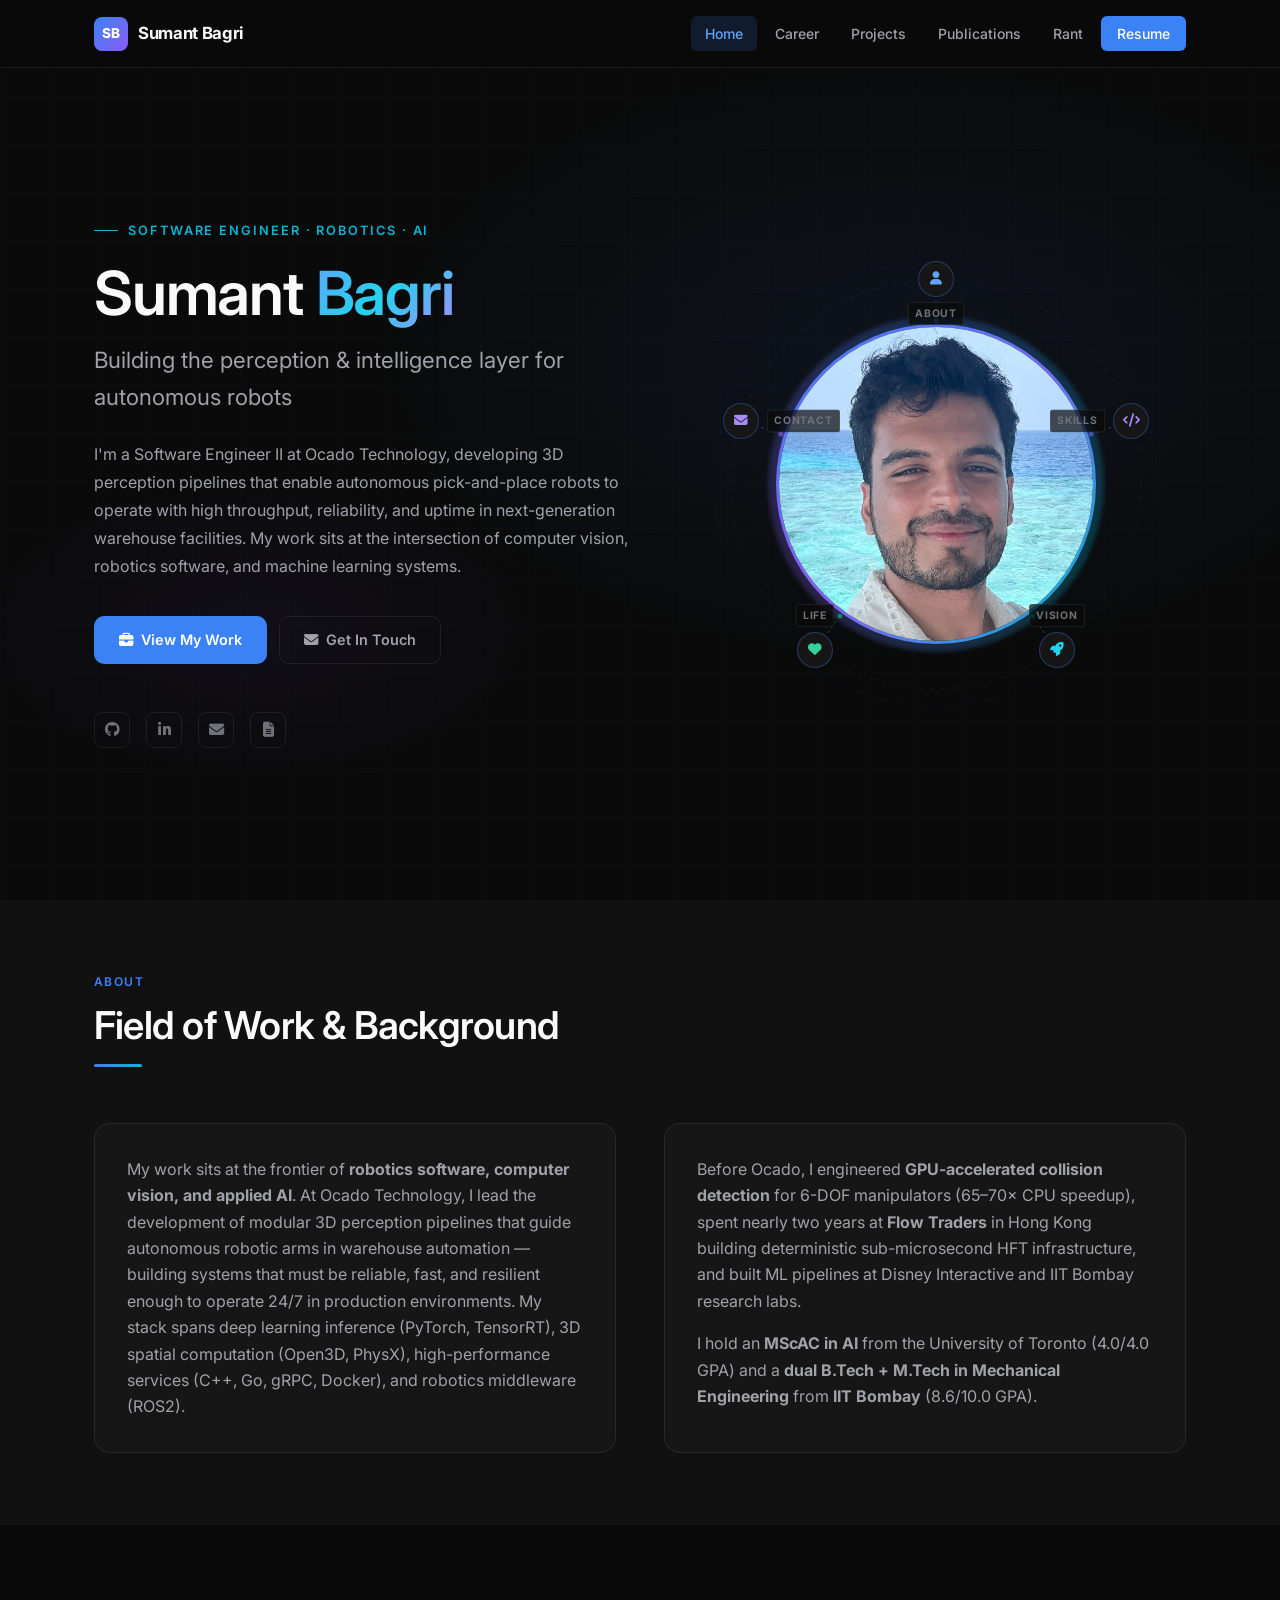
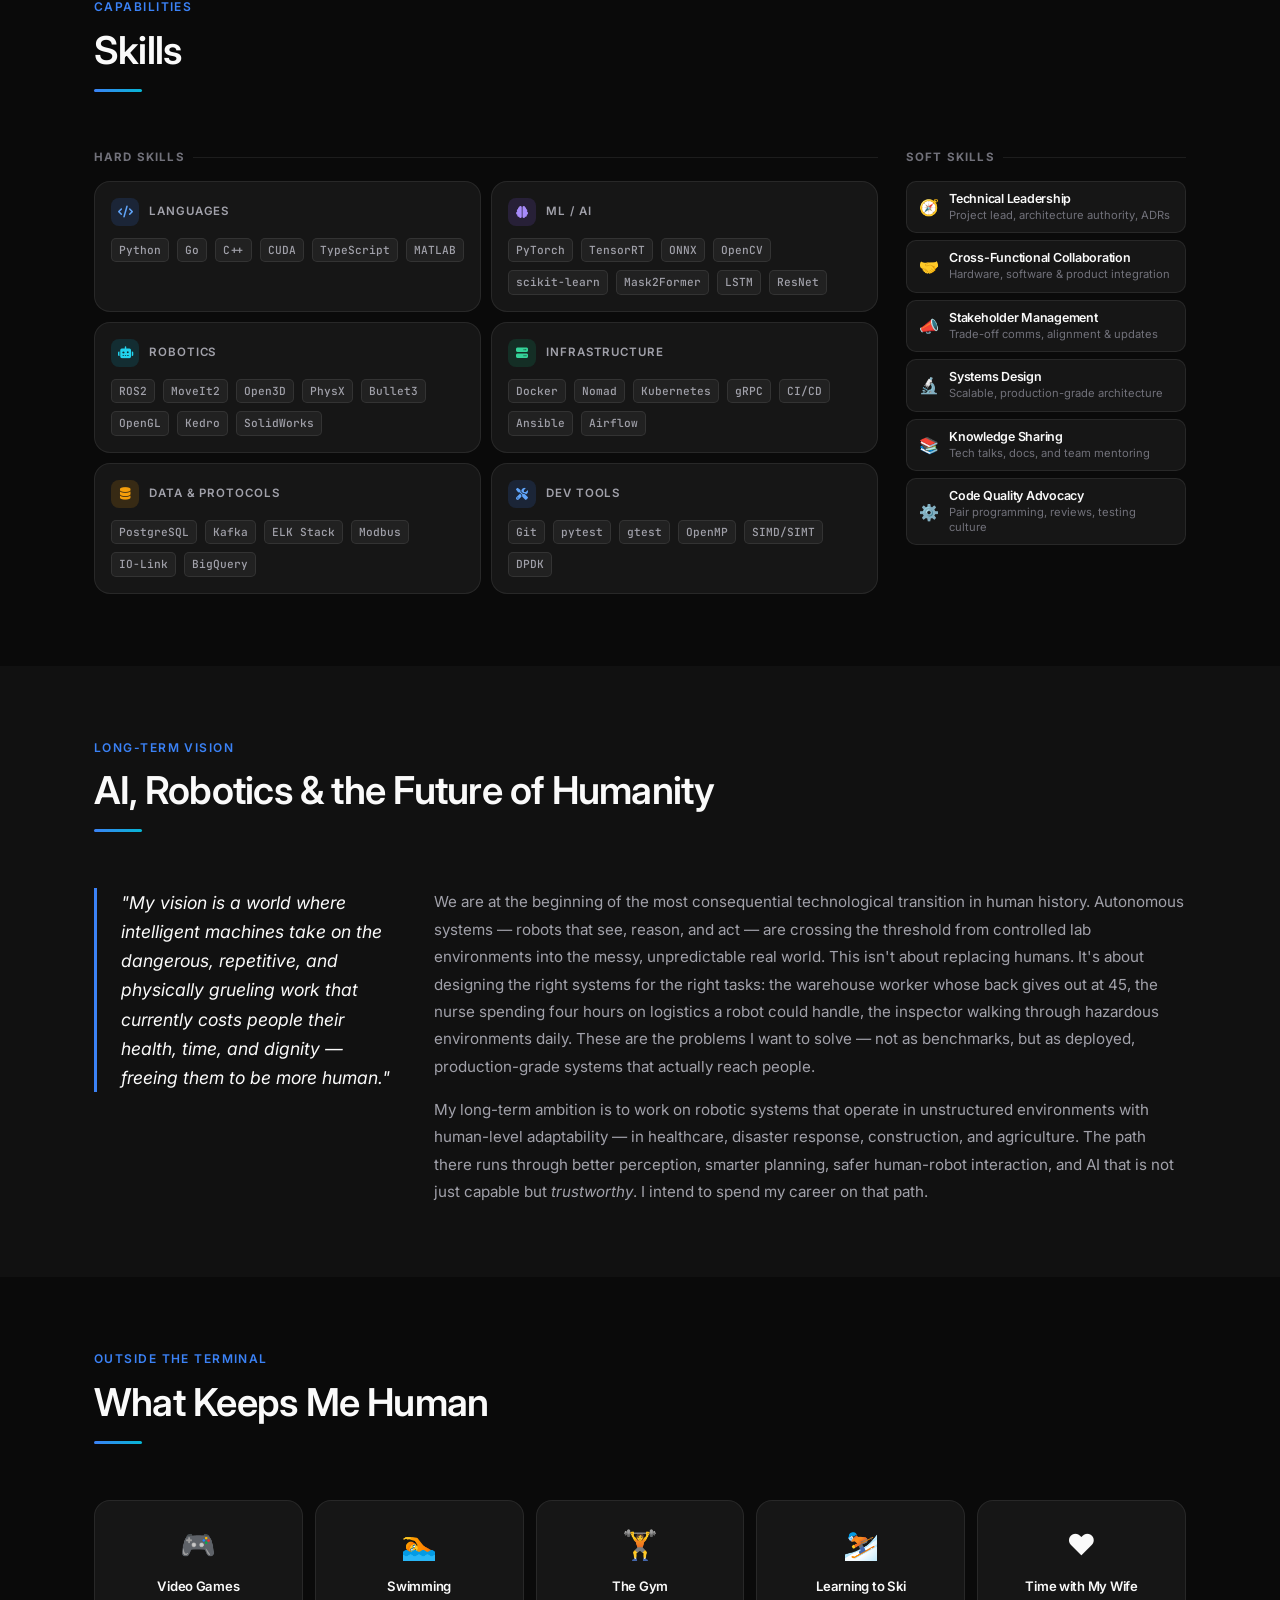
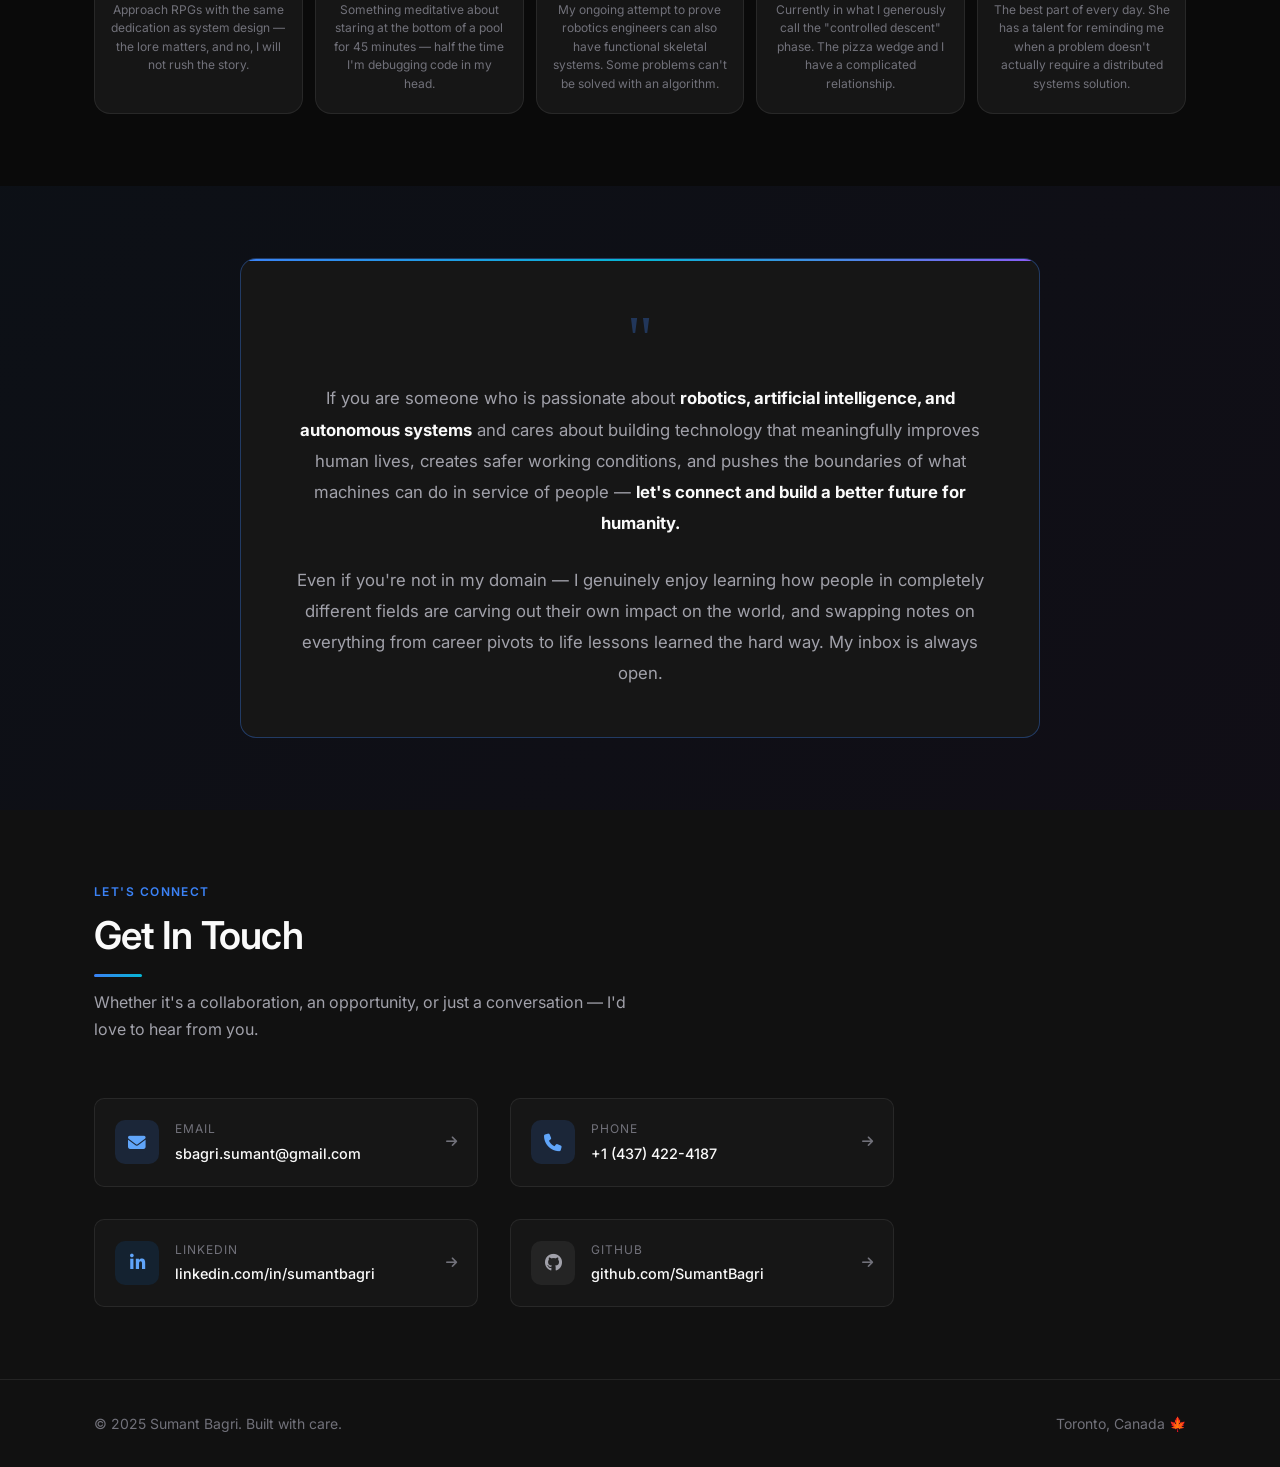
<file: index.html>
<!DOCTYPE html>
<html lang="en">
<head>
    <meta charset="UTF-8" />
    <meta name="viewport" content="width=device-width, initial-scale=1.0" />
    <title>Sumant Bagri — Robotics & AI Software Engineer</title>
    <meta name="description" content="Sumant Bagri — Software Engineer specializing in robotics, computer vision, and AI systems. Currently at Ocado Technology building warehouse automation." />
    <link rel="preconnect" href="https://fonts.googleapis.com" />
    <link rel="preconnect" href="https://fonts.gstatic.com" crossorigin />
    <link href="https://fonts.googleapis.com/css2?family=Inter:wght@400;500;600;700;800&family=JetBrains+Mono:wght@400;500&display=swap" rel="stylesheet" />
    <link rel="stylesheet" href="https://cdnjs.cloudflare.com/ajax/libs/font-awesome/6.5.0/css/all.min.css" />
    <link rel="stylesheet" href="css/style.css" />
    <link rel="icon" type="image/x-icon" href="assets/favicon.ico" />
</head>
<body>

<!-- ===================== NAVBAR ===================== -->
<nav class="navbar">
    <div class="nav-inner">
        <a href="index.html" class="nav-logo">
            <div class="logo-mark">SB</div>
            Sumant Bagri
        </a>
        <div class="nav-links">
            <a href="index.html" class="active">Home</a>
            <a href="career.html">Career</a>
            <a href="projects.html">Projects</a>
            <a href="publications.html">Publications</a>
            <a href="rant.html">Rant</a>
            <a href="resume.html" class="nav-cta">Resume</a>
        </div>
        <div class="nav-toggle" aria-label="Toggle navigation">
            <span></span><span></span><span></span>
        </div>
    </div>
</nav>

<!-- ===================== HERO ===================== -->
<section class="hero">
    <div class="hero-grid"></div>
    <div class="hero-inner">
        <div class="hero-text">
            <p class="hero-eyebrow hero-text-1">Software Engineer · Robotics · AI</p>
            <h1 class="hero-text-2">Sumant <span class="gradient-text">Bagri</span></h1>
            <p class="hero-role hero-text-3">Building the perception & intelligence layer for autonomous robots</p>
            <p class="hero-description hero-text-4">
                I'm a Software Engineer II at Ocado Technology, developing 3D perception
                pipelines that enable autonomous pick-and-place robots to operate with
                high throughput, reliability, and uptime in next-generation warehouse facilities.
                My work sits at the intersection of computer vision, robotics software, and
                machine learning systems.
            </p>
            <div class="hero-actions hero-text-5">
                <a href="career.html" class="btn-primary">
                    <i class="fas fa-briefcase"></i> View My Work
                </a>
                <a href="#contact" class="btn-secondary">
                    <i class="fas fa-envelope"></i> Get In Touch
                </a>
            </div>
            <div class="hero-social hero-text-5">
                <a href="https://github.com/SumantBagri" target="_blank" rel="noopener" title="GitHub">
                    <i class="fab fa-github"></i>
                </a>
                <a href="https://linkedin.com/in/sumantbagri" target="_blank" rel="noopener" title="LinkedIn">
                    <i class="fab fa-linkedin-in"></i>
                </a>
                <a href="mailto:sbagri.sumant@gmail.com" title="Email">
                    <i class="fas fa-envelope"></i>
                </a>
                <a href="resume.html" title="Resume">
                    <i class="fas fa-file-alt"></i>
                </a>
            </div>
        </div>

        <!-- Portrait + Navigation Wheel -->
        <div class="hero-portrait-wrap hero-portrait">

            <!-- SVG: orbit ring + connector lines -->
            <!--
                Container: 500×500, portrait center: (250,250)
                Portrait ring radius (edge): ~163px
                Orbit radius (node centers): 205px
                Nodes at 72° intervals from top:
                  1 About   –90°  → (250,  45)
                  2 Skills  –18°  → (445, 187)
                  3 Vision   54°  → (371, 416)
                  4 Hobbies 126°  → (129, 416)
                  5 Contact 198°  → ( 55, 187)
            -->
            <svg class="pnav-orbit-svg" viewBox="0 0 500 500" xmlns="http://www.w3.org/2000/svg">
                <!-- Dashed orbit ring -->
                <circle cx="250" cy="250" r="205" fill="none"
                    stroke="rgba(59,130,246,0.1)" stroke-width="1" stroke-dasharray="5,7"/>
                <!-- Second faint ring -->
                <circle cx="250" cy="250" r="222" fill="none"
                    stroke="rgba(59,130,246,0.04)" stroke-width="1"/>
                <!-- Connector lines: portrait edge → node dot edge -->
                <!-- Node 1 – About (top) -->
                <line x1="250" y1="87" x2="250" y2="62"
                    stroke="rgba(59,130,246,0.4)" stroke-width="1" stroke-dasharray="3,3"/>
                <!-- Node 2 – Skills (top-right) -->
                <line x1="405" y1="200" x2="429" y2="192"
                    stroke="rgba(99,102,241,0.4)" stroke-width="1" stroke-dasharray="3,3"/>
                <!-- Node 3 – Vision (bottom-right) -->
                <line x1="346" y1="382" x2="361" y2="402"
                    stroke="rgba(6,182,212,0.4)" stroke-width="1" stroke-dasharray="3,3"/>
                <!-- Node 4 – Hobbies (bottom-left) -->
                <line x1="154" y1="382" x2="139" y2="402"
                    stroke="rgba(16,185,129,0.4)" stroke-width="1" stroke-dasharray="3,3"/>
                <!-- Node 5 – Contact (top-left) -->
                <line x1="95" y1="200" x2="71" y2="192"
                    stroke="rgba(139,92,246,0.4)" stroke-width="1" stroke-dasharray="3,3"/>
                <!-- Small dots at portrait edge intersections -->
                <circle cx="250" cy="87" r="2.5" fill="rgba(59,130,246,0.6)"/>
                <circle cx="405" cy="200" r="2.5" fill="rgba(99,102,241,0.6)"/>
                <circle cx="346" cy="382" r="2.5" fill="rgba(6,182,212,0.6)"/>
                <circle cx="154" cy="382" r="2.5" fill="rgba(16,185,129,0.6)"/>
                <circle cx="95"  cy="200" r="2.5" fill="rgba(139,92,246,0.6)"/>
            </svg>

            <!-- Portrait ring -->
            <div class="portrait-ring">
                <div class="portrait-inner">
                    <img src="assets/portrait.jpeg" alt="Sumant Bagri" />
                </div>
            </div>

            <!-- Navigation nodes -->
            <nav class="portrait-nav" aria-label="Section navigation">
                <!-- Node 1: About — top (250, 45) -->
                <a href="#about" class="pnav-node pnav-top" style="left:250px; top:45px;"
                   aria-label="About section">
                    <div class="pnav-dot"><i class="fas fa-user"></i></div>
                    <span class="pnav-label">About</span>
                </a>
                <!-- Node 2: Skills — top-right (445, 187) -->
                <a href="#skills" class="pnav-node pnav-tr" style="left:445px; top:187px;"
                   aria-label="Skills section">
                    <div class="pnav-dot" style="color:var(--violet-light);"><i class="fas fa-code"></i></div>
                    <span class="pnav-label">Skills</span>
                </a>
                <!-- Node 3: Vision — bottom-right (371, 416) -->
                <a href="#vision" class="pnav-node pnav-br" style="left:371px; top:416px;"
                   aria-label="Vision section">
                    <div class="pnav-dot" style="color:var(--cyan-light);"><i class="fas fa-rocket"></i></div>
                    <span class="pnav-label">Vision</span>
                </a>
                <!-- Node 4: Hobbies — bottom-left (129, 416) -->
                <a href="#hobbies" class="pnav-node pnav-bl" style="left:129px; top:416px;"
                   aria-label="Hobbies section">
                    <div class="pnav-dot" style="color:var(--emerald-light);"><i class="fas fa-heart"></i></div>
                    <span class="pnav-label">Life</span>
                </a>
                <!-- Node 5: Contact — top-left (55, 187) -->
                <a href="#contact" class="pnav-node pnav-tl" style="left:55px; top:187px;"
                   aria-label="Contact section">
                    <div class="pnav-dot" style="color:var(--violet-light);"><i class="fas fa-envelope"></i></div>
                    <span class="pnav-label">Contact</span>
                </a>
            </nav>
        </div>
    </div>
</section>

<!-- ===================== ABOUT ===================== -->
<section class="about section" id="about">
    <div class="container">
        <div class="section-header fade-up">
            <p class="eyebrow">About</p>
            <h2>Field of Work & Background</h2>
            <span class="section-divider"></span>
        </div>
        <div class="about-grid">
            <div class="about-card fade-up fade-up-delay-1">
                <p>
                    My work sits at the frontier of <strong>robotics software, computer vision, and applied AI</strong>.
                    At Ocado Technology, I lead the development of modular 3D perception pipelines
                    that guide autonomous robotic arms in warehouse automation — building systems that
                    must be reliable, fast, and resilient enough to operate 24/7 in production environments.
                    My stack spans deep learning inference (PyTorch, TensorRT), 3D spatial
                    computation (Open3D, PhysX), high-performance services (C++, Go, gRPC, Docker), and
                    robotics middleware (ROS2).
                </p>
            </div>
            <div class="about-card fade-up fade-up-delay-2">
                <p>
                    Before Ocado, I engineered <strong>GPU-accelerated collision detection</strong> for 6-DOF
                    manipulators (65–70× CPU speedup), spent nearly two years at <strong>Flow Traders</strong>
                    in Hong Kong building deterministic sub-microsecond HFT infrastructure, and built ML
                    pipelines at Disney Interactive and IIT Bombay research labs.
                </p>
                <p style="margin-top: 12px;">
                    I hold an <strong>MScAC in AI</strong> from the University of Toronto (4.0/4.0 GPA)
                    and a <strong>dual B.Tech + M.Tech in Mechanical Engineering</strong>
                    from <strong>IIT Bombay</strong> (8.6/10.0 GPA).
                </p>
            </div>
        </div>
    </div>
</section>

<!-- ===================== SKILLS ===================== -->
<section class="section" id="skills">
    <div class="container">
        <div class="section-header fade-up">
            <p class="eyebrow">Capabilities</p>
            <h2>Skills</h2>
            <span class="section-divider"></span>
        </div>
        <div class="skills-split fade-up">
            <!-- Hard Skills -->
            <div>
                <div class="skills-split-heading">Hard Skills</div>
                <div class="skills-grid-compact">
                    <div class="skill-group">
                        <div class="skill-group-header">
                            <div class="skill-group-icon blue"><i class="fas fa-code"></i></div>
                            <span class="skill-group-title">Languages</span>
                        </div>
                        <div class="skill-tags">
                            <span class="skill-tag">Python</span><span class="skill-tag">Go</span>
                            <span class="skill-tag">C++</span><span class="skill-tag">CUDA</span>
                            <span class="skill-tag">TypeScript</span><span class="skill-tag">MATLAB</span>
                        </div>
                    </div>
                    <div class="skill-group">
                        <div class="skill-group-header">
                            <div class="skill-group-icon violet"><i class="fas fa-brain"></i></div>
                            <span class="skill-group-title">ML / AI</span>
                        </div>
                        <div class="skill-tags">
                            <span class="skill-tag">PyTorch</span><span class="skill-tag">TensorRT</span>
                            <span class="skill-tag">ONNX</span><span class="skill-tag">OpenCV</span>
                            <span class="skill-tag">scikit-learn</span><span class="skill-tag">Mask2Former</span>
                            <span class="skill-tag">LSTM</span><span class="skill-tag">ResNet</span>
                        </div>
                    </div>
                    <div class="skill-group">
                        <div class="skill-group-header">
                            <div class="skill-group-icon cyan"><i class="fas fa-robot"></i></div>
                            <span class="skill-group-title">Robotics</span>
                        </div>
                        <div class="skill-tags">
                            <span class="skill-tag">ROS2</span><span class="skill-tag">MoveIt2</span>
                            <span class="skill-tag">Open3D</span><span class="skill-tag">PhysX</span>
                            <span class="skill-tag">Bullet3</span><span class="skill-tag">OpenGL</span>
                            <span class="skill-tag">Kedro</span><span class="skill-tag">SolidWorks</span>
                        </div>
                    </div>
                    <div class="skill-group">
                        <div class="skill-group-header">
                            <div class="skill-group-icon emerald"><i class="fas fa-server"></i></div>
                            <span class="skill-group-title">Infrastructure</span>
                        </div>
                        <div class="skill-tags">
                            <span class="skill-tag">Docker</span><span class="skill-tag">Nomad</span>
                            <span class="skill-tag">Kubernetes</span><span class="skill-tag">gRPC</span>
                            <span class="skill-tag">CI/CD</span><span class="skill-tag">Ansible</span>
                            <span class="skill-tag">Airflow</span>
                        </div>
                    </div>
                    <div class="skill-group">
                        <div class="skill-group-header">
                            <div class="skill-group-icon amber"><i class="fas fa-database"></i></div>
                            <span class="skill-group-title">Data & Protocols</span>
                        </div>
                        <div class="skill-tags">
                            <span class="skill-tag">PostgreSQL</span><span class="skill-tag">Kafka</span>
                            <span class="skill-tag">ELK Stack</span><span class="skill-tag">Modbus</span>
                            <span class="skill-tag">IO-Link</span><span class="skill-tag">BigQuery</span>
                        </div>
                    </div>
                    <div class="skill-group">
                        <div class="skill-group-header">
                            <div class="skill-group-icon blue"><i class="fas fa-tools"></i></div>
                            <span class="skill-group-title">Dev Tools</span>
                        </div>
                        <div class="skill-tags">
                            <span class="skill-tag">Git</span><span class="skill-tag">pytest</span>
                            <span class="skill-tag">gtest</span><span class="skill-tag">OpenMP</span>
                            <span class="skill-tag">SIMD/SIMT</span><span class="skill-tag">DPDK</span>
                        </div>
                    </div>
                </div>
            </div>
            <!-- Soft Skills -->
            <div>
                <div class="skills-split-heading">Soft Skills</div>
                <div class="soft-skills-list">
                    <div class="soft-skill-row">
                        <span class="ss-icon">🧭</span>
                        <div class="ss-body">
                            <h4>Technical Leadership</h4>
                            <p>Project lead, architecture authority, ADRs</p>
                        </div>
                    </div>
                    <div class="soft-skill-row">
                        <span class="ss-icon">🤝</span>
                        <div class="ss-body">
                            <h4>Cross-Functional Collaboration</h4>
                            <p>Hardware, software & product integration</p>
                        </div>
                    </div>
                    <div class="soft-skill-row">
                        <span class="ss-icon">📣</span>
                        <div class="ss-body">
                            <h4>Stakeholder Management</h4>
                            <p>Trade-off comms, alignment & updates</p>
                        </div>
                    </div>
                    <div class="soft-skill-row">
                        <span class="ss-icon">🔬</span>
                        <div class="ss-body">
                            <h4>Systems Design</h4>
                            <p>Scalable, production-grade architecture</p>
                        </div>
                    </div>
                    <div class="soft-skill-row">
                        <span class="ss-icon">📚</span>
                        <div class="ss-body">
                            <h4>Knowledge Sharing</h4>
                            <p>Tech talks, docs, and team mentoring</p>
                        </div>
                    </div>
                    <div class="soft-skill-row">
                        <span class="ss-icon">⚙️</span>
                        <div class="ss-body">
                            <h4>Code Quality Advocacy</h4>
                            <p>Pair programming, reviews, testing culture</p>
                        </div>
                    </div>
                </div>
            </div>
        </div>
    </div>
</section>

<!-- ===================== VISION ===================== -->
<section class="vision section" id="vision">
    <div class="container">
        <div class="section-header fade-up">
            <p class="eyebrow">Long-Term Vision</p>
            <h2>AI, Robotics & the Future of Humanity</h2>
            <span class="section-divider"></span>
        </div>
        <div class="vision-compact fade-up">
            <div class="vision-highlight">
                <p>
                    "My vision is a world where intelligent machines take on the dangerous, repetitive,
                    and physically grueling work that currently costs people their health, time, and
                    dignity — freeing them to be more human."
                </p>
            </div>
            <div class="vision-text">
                <p>
                    We are at the beginning of the most consequential technological transition in human history.
                    Autonomous systems — robots that see, reason, and act — are crossing the threshold from
                    controlled lab environments into the messy, unpredictable real world. This isn't about
                    replacing humans. It's about designing the right systems for the right tasks: the warehouse
                    worker whose back gives out at 45, the nurse spending four hours on logistics a robot could
                    handle, the inspector walking through hazardous environments daily. These are the
                    problems I want to solve — not as benchmarks, but as deployed, production-grade systems
                    that actually reach people.
                </p>
                <p>
                    My long-term ambition is to work on robotic systems that operate in unstructured
                    environments with human-level adaptability — in healthcare, disaster response,
                    construction, and agriculture. The path there runs through better perception, smarter
                    planning, safer human-robot interaction, and AI that is not just capable but
                    <em>trustworthy</em>. I intend to spend my career on that path.
                </p>
            </div>
        </div>
    </div>
</section>

<!-- ===================== HOBBIES ===================== -->
<section class="section" id="hobbies">
    <div class="container">
        <div class="section-header fade-up">
            <p class="eyebrow">Outside the Terminal</p>
            <h2>What Keeps Me Human</h2>
            <span class="section-divider"></span>
        </div>
        <div class="hobbies-compact">
            <div class="hobby-compact-card fade-up fade-up-delay-1">
                <div class="hobby-icon">🎮</div>
                <h3>Video Games</h3>
                <p>Approach RPGs with the same dedication as system design — the lore matters, and no, I will not rush the story.</p>
            </div>
            <div class="hobby-compact-card fade-up fade-up-delay-2">
                <div class="hobby-icon">🏊</div>
                <h3>Swimming</h3>
                <p>Something meditative about staring at the bottom of a pool for 45 minutes — half the time I'm debugging code in my head.</p>
            </div>
            <div class="hobby-compact-card fade-up fade-up-delay-3">
                <div class="hobby-icon">🏋️</div>
                <h3>The Gym</h3>
                <p>My ongoing attempt to prove robotics engineers can also have functional skeletal systems. Some problems can't be solved with an algorithm.</p>
            </div>
            <div class="hobby-compact-card fade-up fade-up-delay-1">
                <div class="hobby-icon">⛷️</div>
                <h3>Learning to Ski</h3>
                <p>Currently in what I generously call the "controlled descent" phase. The pizza wedge and I have a complicated relationship.</p>
            </div>
            <div class="hobby-compact-card fade-up fade-up-delay-2">
                <div class="hobby-icon">❤️</div>
                <h3>Time with My Wife</h3>
                <p>The best part of every day. She has a talent for reminding me when a problem doesn't actually require a distributed systems solution.</p>
            </div>
        </div>
    </div>
</section>

<!-- ===================== IMPACT STATEMENT ===================== -->
<section class="impact section">
    <div class="container">
        <div class="impact-card fade-up">
            <div class="quote-mark">"</div>
            <p>
                If you are someone who is passionate about <strong>robotics, artificial intelligence,
                and autonomous systems</strong> and cares about building technology that meaningfully
                improves human lives, creates safer working conditions, and pushes the boundaries of
                what machines can do in service of people — <strong>let's connect and build a better
                future for humanity.</strong>
            </p>
            <br />
            <p>
                Even if you're not in my domain — I genuinely enjoy learning how people in completely
                different fields are carving out their own impact on the world, and swapping notes
                on everything from career pivots to life lessons learned the hard way. My inbox is
                always open.
            </p>
        </div>
    </div>
</section>

<!-- ===================== CONTACT ===================== -->
<section class="section" id="contact" style="background: var(--surface);">
    <div class="container">
        <div class="section-header fade-up">
            <p class="eyebrow">Let's Connect</p>
            <h2>Get In Touch</h2>
            <span class="section-divider"></span>
            <p style="margin-top: 12px;">
                Whether it's a collaboration, an opportunity, or just a conversation —
                I'd love to hear from you.
            </p>
        </div>
        <div class="contact-grid">
            <a href="mailto:sbagri.sumant@gmail.com" class="contact-item fade-up fade-up-delay-1">
                <div class="contact-icon"><i class="fas fa-envelope"></i></div>
                <div class="contact-info">
                    <p class="contact-label">Email</p>
                    <p class="contact-value">sbagri.sumant@gmail.com</p>
                </div>
                <i class="fas fa-arrow-right" style="color: var(--text-3); font-size: 0.8rem;"></i>
            </a>
            <a href="tel:+14374224187" class="contact-item fade-up fade-up-delay-2">
                <div class="contact-icon"><i class="fas fa-phone"></i></div>
                <div class="contact-info">
                    <p class="contact-label">Phone</p>
                    <p class="contact-value">+1 (437) 422-4187</p>
                </div>
                <i class="fas fa-arrow-right" style="color: var(--text-3); font-size: 0.8rem;"></i>
            </a>
            <a href="https://linkedin.com/in/sumantbagri" target="_blank" rel="noopener" class="contact-item fade-up fade-up-delay-3">
                <div class="contact-icon" style="background: rgba(10,102,194,0.15); color: #60a5fa;">
                    <i class="fab fa-linkedin-in"></i>
                </div>
                <div class="contact-info">
                    <p class="contact-label">LinkedIn</p>
                    <p class="contact-value">linkedin.com/in/sumantbagri</p>
                </div>
                <i class="fas fa-arrow-right" style="color: var(--text-3); font-size: 0.8rem;"></i>
            </a>
            <a href="https://github.com/SumantBagri" target="_blank" rel="noopener" class="contact-item fade-up fade-up-delay-1">
                <div class="contact-icon" style="background: rgba(255,255,255,0.06); color: var(--text-2);">
                    <i class="fab fa-github"></i>
                </div>
                <div class="contact-info">
                    <p class="contact-label">GitHub</p>
                    <p class="contact-value">github.com/SumantBagri</p>
                </div>
                <i class="fas fa-arrow-right" style="color: var(--text-3); font-size: 0.8rem;"></i>
            </a>
        </div>
    </div>
</section>

<!-- ===================== FOOTER ===================== -->
<footer>
    <div class="footer-inner">
        <p>© 2025 Sumant Bagri. Built with care.</p>
        <p>Toronto, Canada 🍁</p>
    </div>
</footer>

<script src="js/main.js"></script>
</body>
</html>
</file>
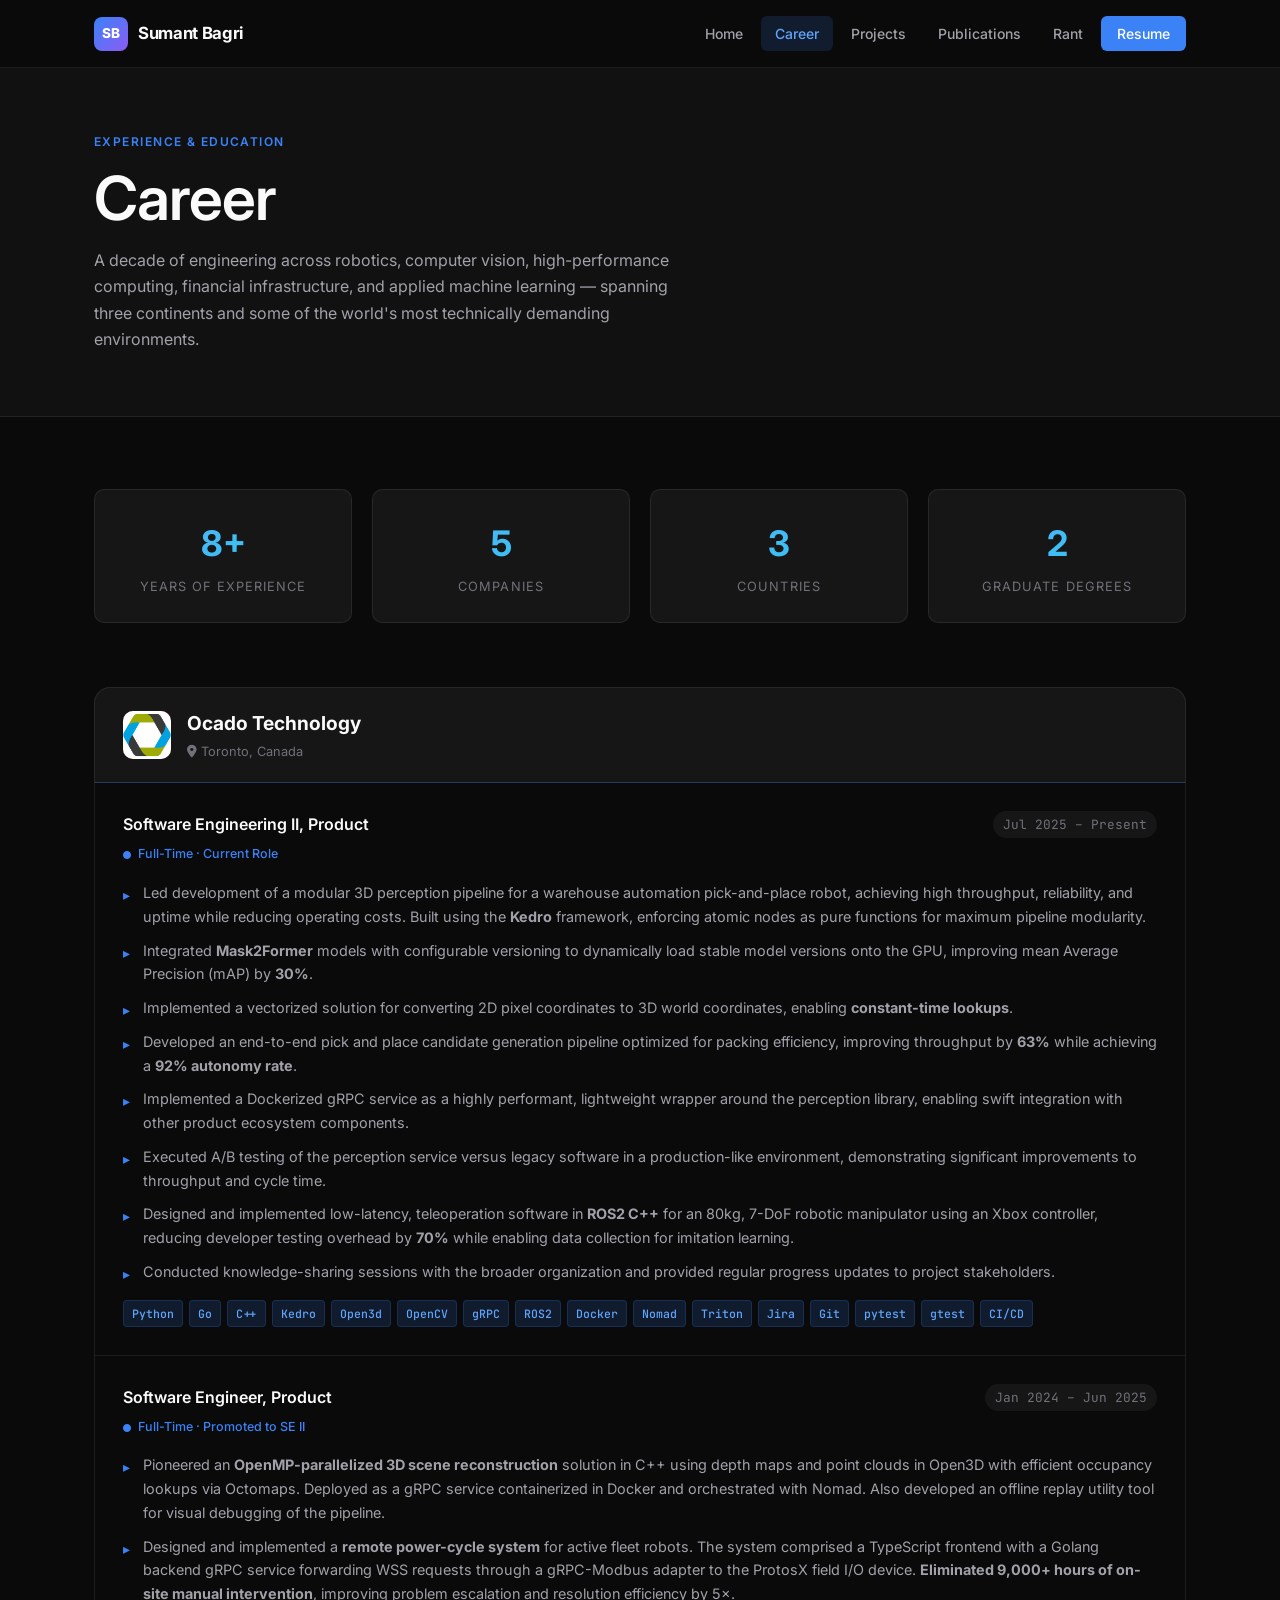
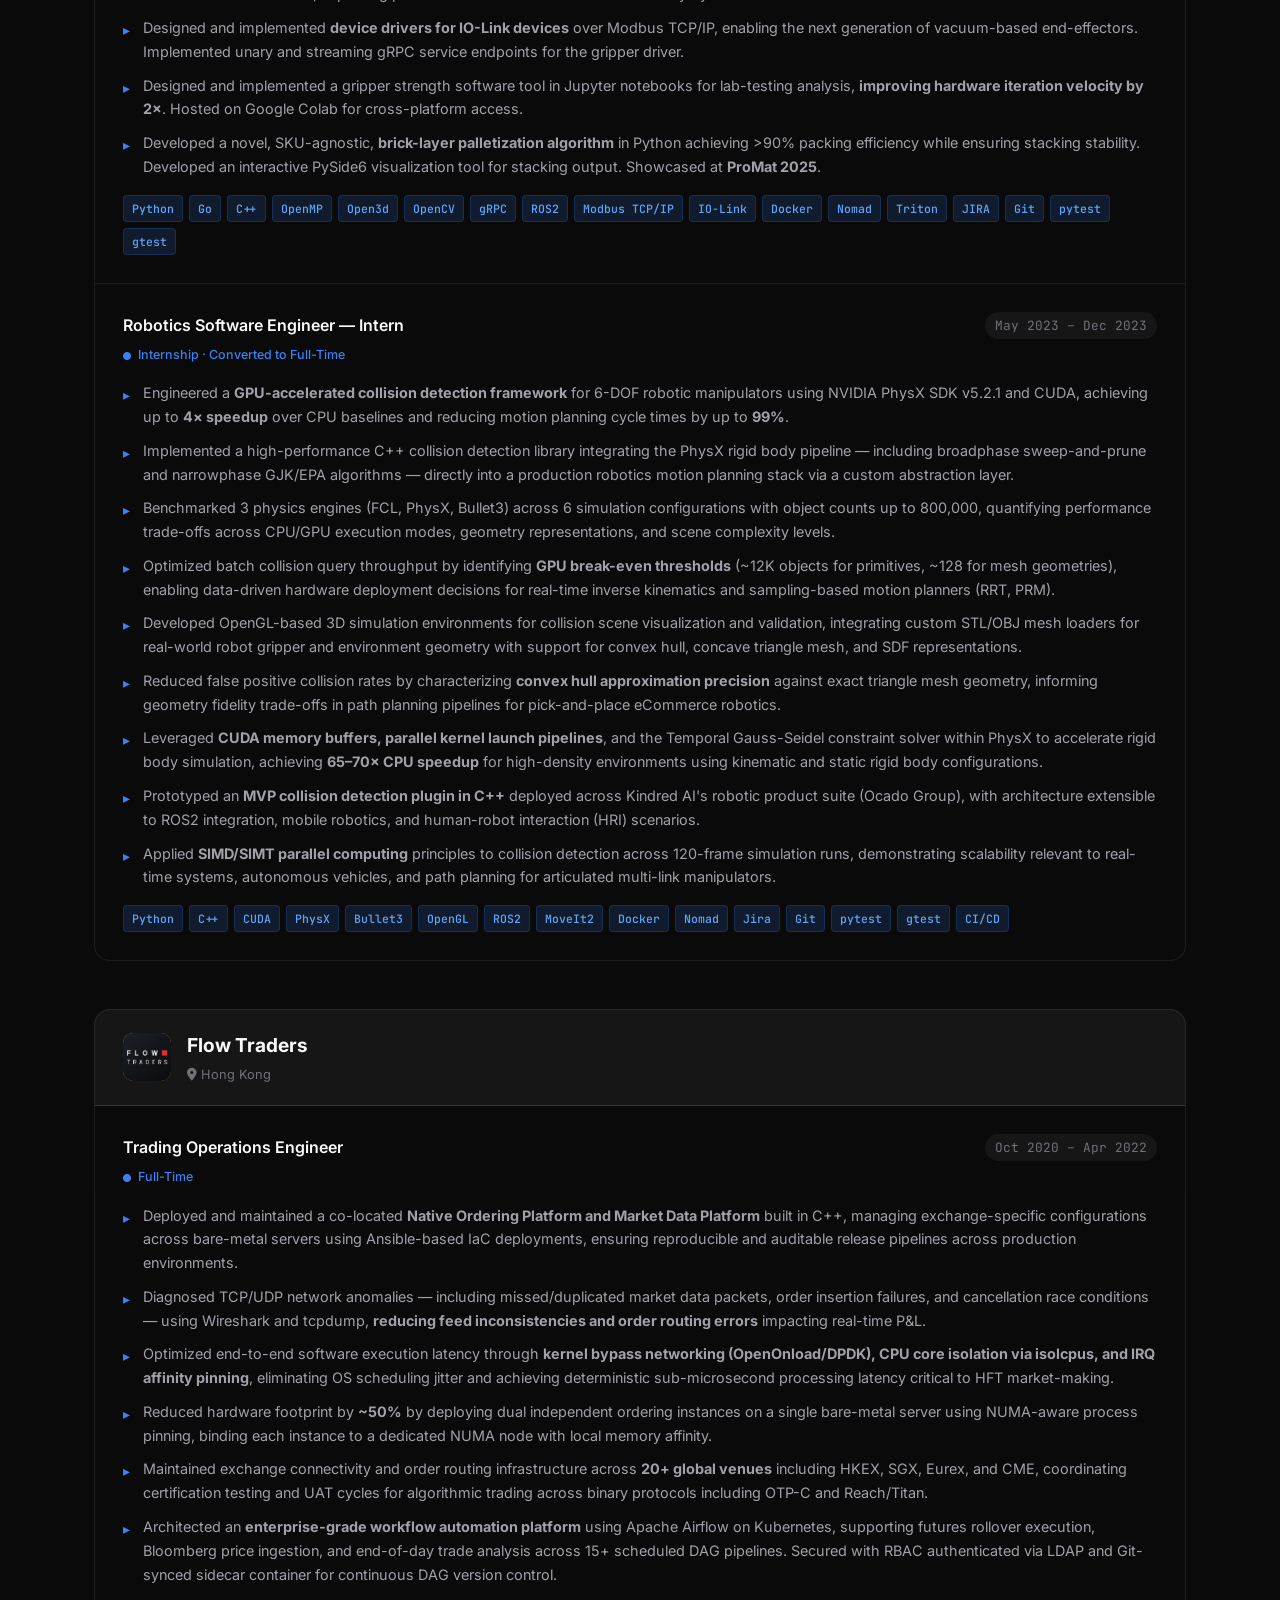
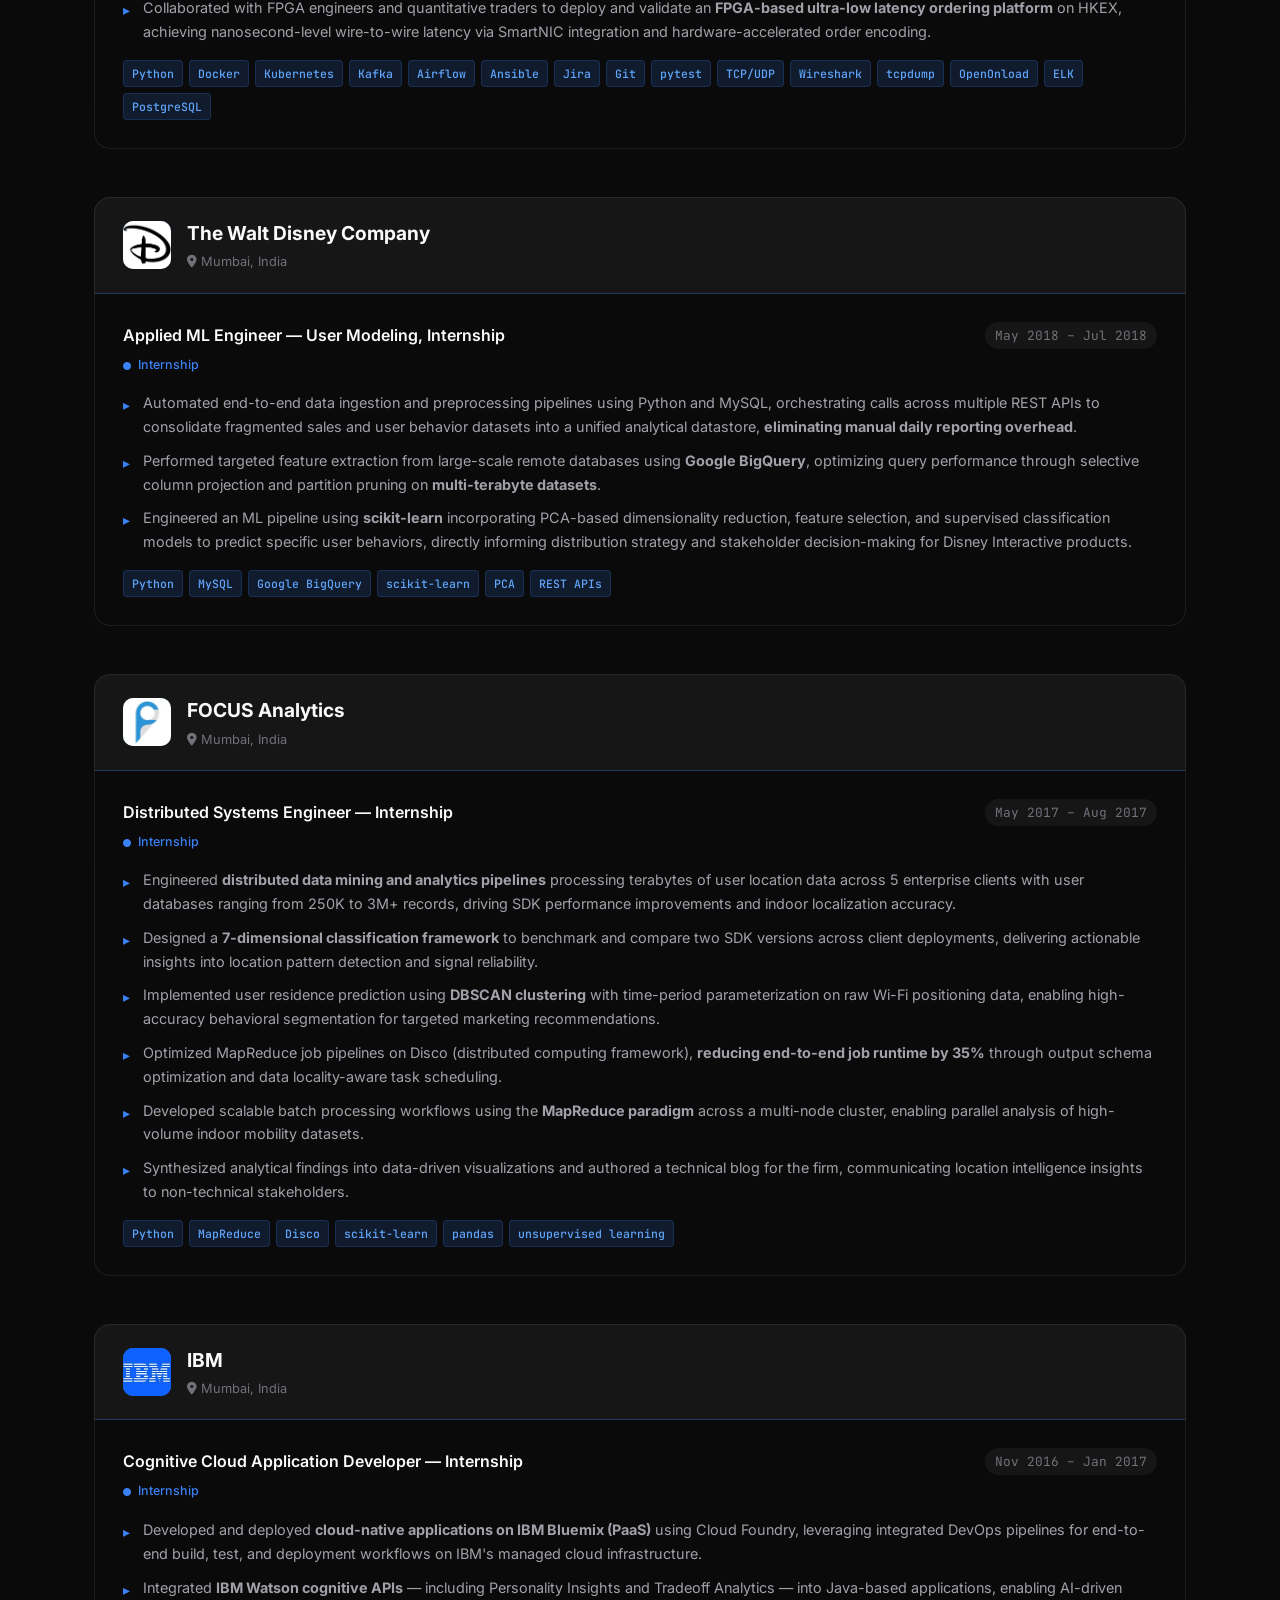
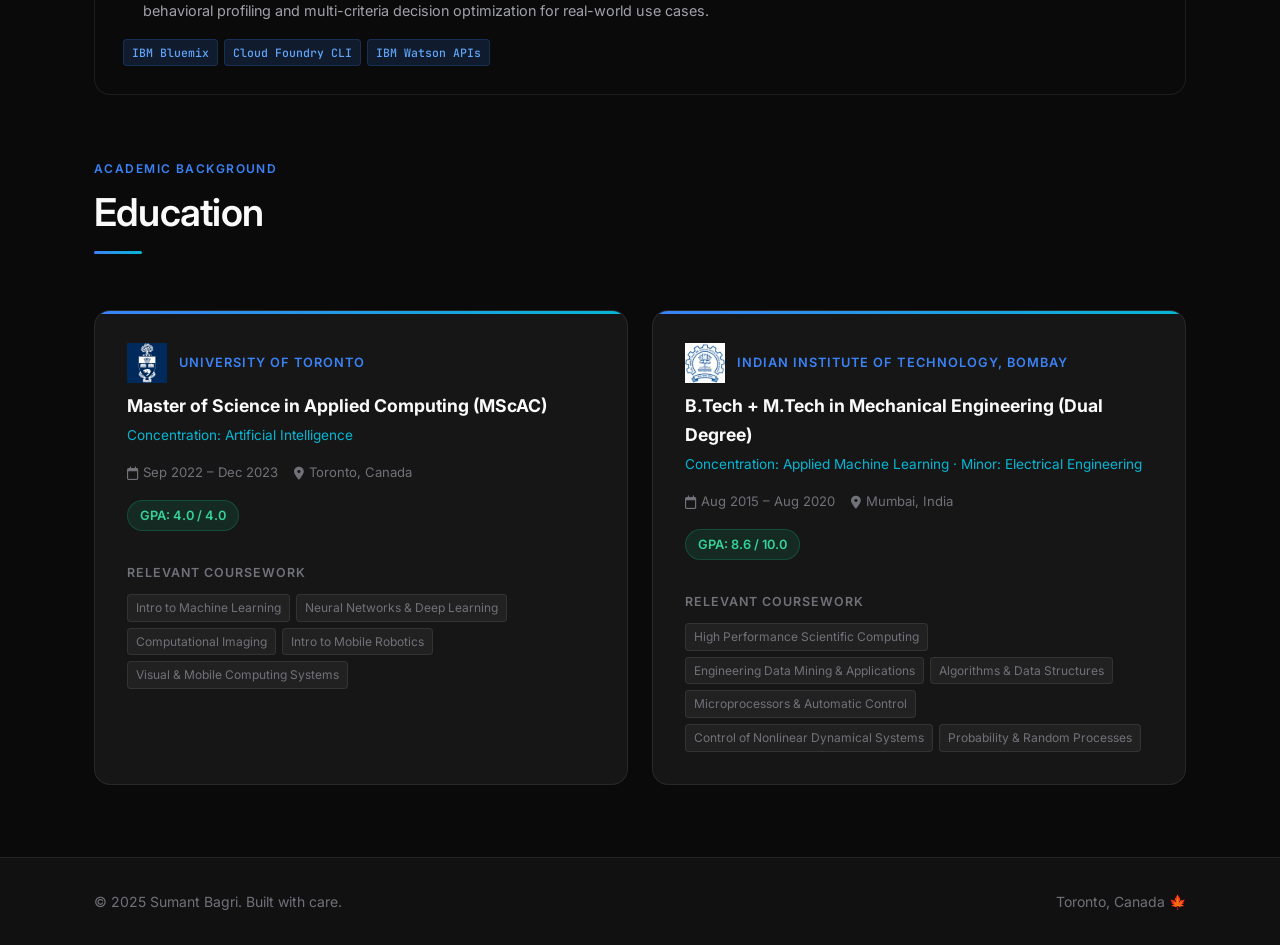
<file: career.html>
<!DOCTYPE html>
<html lang="en">
<head>
    <meta charset="UTF-8" />
    <meta name="viewport" content="width=device-width, initial-scale=1.0" />
    <title>Career — Sumant Bagri</title>
    <meta name="description" content="Career history and experience of Sumant Bagri — Robotics & AI Software Engineer." />
    <link rel="preconnect" href="https://fonts.googleapis.com" />
    <link rel="preconnect" href="https://fonts.gstatic.com" crossorigin />
    <link href="https://fonts.googleapis.com/css2?family=Inter:wght@400;500;600;700;800&family=JetBrains+Mono:wght@400;500&display=swap" rel="stylesheet" />
    <link rel="stylesheet" href="https://cdnjs.cloudflare.com/ajax/libs/font-awesome/6.5.0/css/all.min.css" />
    <link rel="stylesheet" href="css/style.css" />
    <link rel="icon" type="image/x-icon" href="assets/favicon.ico" />
</head>
<body>

<!-- NAVBAR -->
<nav class="navbar">
    <div class="nav-inner">
        <a href="index.html" class="nav-logo">
            <div class="logo-mark">SB</div>
            Sumant Bagri
        </a>
        <div class="nav-links">
            <a href="index.html">Home</a>
            <a href="career.html" class="active">Career</a>
            <a href="projects.html">Projects</a>
            <a href="publications.html">Publications</a>
            <a href="rant.html">Rant</a>
            <a href="resume.html" class="nav-cta">Resume</a>
        </div>
        <div class="nav-toggle" aria-label="Toggle navigation">
            <span></span><span></span><span></span>
        </div>
    </div>
</nav>

<!-- PAGE HERO -->
<div class="page-hero">
    <div class="container">
        <p class="eyebrow">Experience & Education</p>
        <h1>Career</h1>
        <p>
            A decade of engineering across robotics, computer vision, high-performance computing,
            financial infrastructure, and applied machine learning — spanning three continents and
            some of the world's most technically demanding environments.
        </p>
    </div>
</div>

<!-- MAIN CONTENT -->
<main class="section">
    <div class="container">

        <!-- Stats -->
        <div class="career-stats">
            <div class="stat-card fade-up">
                <div class="stat-number">8+</div>
                <div class="stat-label">Years of Experience</div>
            </div>
            <div class="stat-card fade-up fade-up-delay-1">
                <div class="stat-number">5</div>
                <div class="stat-label">Companies</div>
            </div>
            <div class="stat-card fade-up fade-up-delay-2">
                <div class="stat-number">3</div>
                <div class="stat-label">Countries</div>
            </div>
            <div class="stat-card fade-up fade-up-delay-3">
                <div class="stat-number">2</div>
                <div class="stat-label">Graduate Degrees</div>
            </div>
        </div>

        <!-- ── OCADO TECHNOLOGY ── -->
        <div class="company-block fade-up">
            <div class="company-header">
                <div class="company-logo co-ocado"><img src="assets/ocado_technology_logo.png" alt="Ocado Technology" /></div>
                <div>
                    <div class="company-name">Ocado Technology</div>
                    <div class="company-location"><i class="fas fa-map-marker-alt"></i> Toronto, Canada</div>
                </div>
            </div>
            <div class="company-roles">

                <!-- SE II -->
                <div class="role-entry">
                    <div class="role-header">
                        <span class="role-title">Software Engineering II, Product</span>
                        <span class="role-period">Jul 2025 – Present</span>
                    </div>
                    <div class="role-type"><i class="fas fa-circle" style="font-size: 0.5rem; margin-right: 4px;"></i> Full-Time · Current Role</div>
                    <ul class="role-achievements">
                        <li>Led development of a modular 3D perception pipeline for a warehouse automation pick-and-place robot, achieving high throughput, reliability, and uptime while reducing operating costs. Built using the <strong>Kedro</strong> framework, enforcing atomic nodes as pure functions for maximum pipeline modularity.</li>
                        <li>Integrated <strong>Mask2Former</strong> models with configurable versioning to dynamically load stable model versions onto the GPU, improving mean Average Precision (mAP) by <strong>30%</strong>.</li>
                        <li>Implemented a vectorized solution for converting 2D pixel coordinates to 3D world coordinates, enabling <strong>constant-time lookups</strong>.</li>
                        <li>Developed an end-to-end pick and place candidate generation pipeline optimized for packing efficiency, improving throughput by <strong>63%</strong> while achieving a <strong>92% autonomy rate</strong>.</li>
                        <li>Implemented a Dockerized gRPC service as a highly performant, lightweight wrapper around the perception library, enabling swift integration with other product ecosystem components.</li>
                        <li>Executed A/B testing of the perception service versus legacy software in a production-like environment, demonstrating significant improvements to throughput and cycle time.</li>
                        <li>Designed and implemented low-latency, teleoperation software in <strong>ROS2 C++</strong> for an 80kg, 7-DoF robotic manipulator using an Xbox controller, reducing developer testing overhead by <strong>70%</strong> while enabling data collection for imitation learning.</li>
                        <li>Conducted knowledge-sharing sessions with the broader organization and provided regular progress updates to project stakeholders.</li>
                    </ul>
                    <div class="role-skills">
                        <span class="role-skill">Python</span><span class="role-skill">Go</span><span class="role-skill">C++</span><span class="role-skill">Kedro</span><span class="role-skill">Open3d</span><span class="role-skill">OpenCV</span><span class="role-skill">gRPC</span><span class="role-skill">ROS2</span><span class="role-skill">Docker</span><span class="role-skill">Nomad</span><span class="role-skill">Triton</span><span class="role-skill">Jira</span><span class="role-skill">Git</span><span class="role-skill">pytest</span><span class="role-skill">gtest</span><span class="role-skill">CI/CD</span>
                    </div>
                </div>

                <!-- SE -->
                <div class="role-entry">
                    <div class="role-header">
                        <span class="role-title">Software Engineer, Product</span>
                        <span class="role-period">Jan 2024 – Jun 2025</span>
                    </div>
                    <div class="role-type"><i class="fas fa-circle" style="font-size: 0.5rem; margin-right: 4px;"></i> Full-Time · Promoted to SE II</div>
                    <ul class="role-achievements">
                        <li>Pioneered an <strong>OpenMP-parallelized 3D scene reconstruction</strong> solution in C++ using depth maps and point clouds in Open3D with efficient occupancy lookups via Octomaps. Deployed as a gRPC service containerized in Docker and orchestrated with Nomad. Also developed an offline replay utility tool for visual debugging of the pipeline.</li>
                        <li>Designed and implemented a <strong>remote power-cycle system</strong> for active fleet robots. The system comprised a TypeScript frontend with a Golang backend gRPC service forwarding WSS requests through a gRPC-Modbus adapter to the ProtosX field I/O device. <strong>Eliminated 9,000+ hours of on-site manual intervention</strong>, improving problem escalation and resolution efficiency by 5×.</li>
                        <li>Designed and implemented <strong>device drivers for IO-Link devices</strong> over Modbus TCP/IP, enabling the next generation of vacuum-based end-effectors. Implemented unary and streaming gRPC service endpoints for the gripper driver.</li>
                        <li>Designed and implemented a gripper strength software tool in Jupyter notebooks for lab-testing analysis, <strong>improving hardware iteration velocity by 2×</strong>. Hosted on Google Colab for cross-platform access.</li>
                        <li>Developed a novel, SKU-agnostic, <strong>brick-layer palletization algorithm</strong> in Python achieving &gt;90% packing efficiency while ensuring stacking stability. Developed an interactive PySide6 visualization tool for stacking output. Showcased at <strong>ProMat 2025</strong>.</li>
                    </ul>
                    <div class="role-skills">
                        <span class="role-skill">Python</span><span class="role-skill">Go</span><span class="role-skill">C++</span><span class="role-skill">OpenMP</span><span class="role-skill">Open3d</span><span class="role-skill">OpenCV</span><span class="role-skill">gRPC</span><span class="role-skill">ROS2</span><span class="role-skill">Modbus TCP/IP</span><span class="role-skill">IO-Link</span><span class="role-skill">Docker</span><span class="role-skill">Nomad</span><span class="role-skill">Triton</span><span class="role-skill">JIRA</span><span class="role-skill">Git</span><span class="role-skill">pytest</span><span class="role-skill">gtest</span>
                    </div>
                </div>

                <!-- Intern -->
                <div class="role-entry">
                    <div class="role-header">
                        <span class="role-title">Robotics Software Engineer — Intern</span>
                        <span class="role-period">May 2023 – Dec 2023</span>
                    </div>
                    <div class="role-type"><i class="fas fa-circle" style="font-size: 0.5rem; margin-right: 4px;"></i> Internship · Converted to Full-Time</div>
                    <ul class="role-achievements">
                        <li>Engineered a <strong>GPU-accelerated collision detection framework</strong> for 6-DOF robotic manipulators using NVIDIA PhysX SDK v5.2.1 and CUDA, achieving up to <strong>4× speedup</strong> over CPU baselines and reducing motion planning cycle times by up to <strong>99%</strong>.</li>
                        <li>Implemented a high-performance C++ collision detection library integrating the PhysX rigid body pipeline — including broadphase sweep-and-prune and narrowphase GJK/EPA algorithms — directly into a production robotics motion planning stack via a custom abstraction layer.</li>
                        <li>Benchmarked 3 physics engines (FCL, PhysX, Bullet3) across 6 simulation configurations with object counts up to 800,000, quantifying performance trade-offs across CPU/GPU execution modes, geometry representations, and scene complexity levels.</li>
                        <li>Optimized batch collision query throughput by identifying <strong>GPU break-even thresholds</strong> (~12K objects for primitives, ~128 for mesh geometries), enabling data-driven hardware deployment decisions for real-time inverse kinematics and sampling-based motion planners (RRT, PRM).</li>
                        <li>Developed OpenGL-based 3D simulation environments for collision scene visualization and validation, integrating custom STL/OBJ mesh loaders for real-world robot gripper and environment geometry with support for convex hull, concave triangle mesh, and SDF representations.</li>
                        <li>Reduced false positive collision rates by characterizing <strong>convex hull approximation precision</strong> against exact triangle mesh geometry, informing geometry fidelity trade-offs in path planning pipelines for pick-and-place eCommerce robotics.</li>
                        <li>Leveraged <strong>CUDA memory buffers, parallel kernel launch pipelines</strong>, and the Temporal Gauss-Seidel constraint solver within PhysX to accelerate rigid body simulation, achieving <strong>65–70× CPU speedup</strong> for high-density environments using kinematic and static rigid body configurations.</li>
                        <li>Prototyped an <strong>MVP collision detection plugin in C++</strong> deployed across Kindred AI's robotic product suite (Ocado Group), with architecture extensible to ROS2 integration, mobile robotics, and human-robot interaction (HRI) scenarios.</li>
                        <li>Applied <strong>SIMD/SIMT parallel computing</strong> principles to collision detection across 120-frame simulation runs, demonstrating scalability relevant to real-time systems, autonomous vehicles, and path planning for articulated multi-link manipulators.</li>
                    </ul>
                    <div class="role-skills">
                        <span class="role-skill">Python</span><span class="role-skill">C++</span><span class="role-skill">CUDA</span><span class="role-skill">PhysX</span><span class="role-skill">Bullet3</span><span class="role-skill">OpenGL</span><span class="role-skill">ROS2</span><span class="role-skill">MoveIt2</span><span class="role-skill">Docker</span><span class="role-skill">Nomad</span><span class="role-skill">Jira</span><span class="role-skill">Git</span><span class="role-skill">pytest</span><span class="role-skill">gtest</span><span class="role-skill">CI/CD</span>
                    </div>
                </div>
            </div>
        </div>

        <!-- ── FLOW TRADERS ── -->
        <div class="company-block fade-up">
            <div class="company-header">
                <div class="company-logo co-flow"><img src="assets/ft_logo.jpeg" alt="Flow Traders" /></div>
                <div>
                    <div class="company-name">Flow Traders</div>
                    <div class="company-location"><i class="fas fa-map-marker-alt"></i> Hong Kong</div>
                </div>
            </div>
            <div class="company-roles">
                <div class="role-entry">
                    <div class="role-header">
                        <span class="role-title">Trading Operations Engineer</span>
                        <span class="role-period">Oct 2020 – Apr 2022</span>
                    </div>
                    <div class="role-type"><i class="fas fa-circle" style="font-size: 0.5rem; margin-right: 4px;"></i> Full-Time</div>
                    <ul class="role-achievements">
                        <li>Deployed and maintained a co-located <strong>Native Ordering Platform and Market Data Platform</strong> built in C++, managing exchange-specific configurations across bare-metal servers using Ansible-based IaC deployments, ensuring reproducible and auditable release pipelines across production environments.</li>
                        <li>Diagnosed TCP/UDP network anomalies — including missed/duplicated market data packets, order insertion failures, and cancellation race conditions — using Wireshark and tcpdump, <strong>reducing feed inconsistencies and order routing errors</strong> impacting real-time P&amp;L.</li>
                        <li>Optimized end-to-end software execution latency through <strong>kernel bypass networking (OpenOnload/DPDK), CPU core isolation via isolcpus, and IRQ affinity pinning</strong>, eliminating OS scheduling jitter and achieving deterministic sub-microsecond processing latency critical to HFT market-making.</li>
                        <li>Reduced hardware footprint by <strong>~50%</strong> by deploying dual independent ordering instances on a single bare-metal server using NUMA-aware process pinning, binding each instance to a dedicated NUMA node with local memory affinity.</li>
                        <li>Maintained exchange connectivity and order routing infrastructure across <strong>20+ global venues</strong> including HKEX, SGX, Eurex, and CME, coordinating certification testing and UAT cycles for algorithmic trading across binary protocols including OTP-C and Reach/Titan.</li>
                        <li>Architected an <strong>enterprise-grade workflow automation platform</strong> using Apache Airflow on Kubernetes, supporting futures rollover execution, Bloomberg price ingestion, and end-of-day trade analysis across 15+ scheduled DAG pipelines. Secured with RBAC authenticated via LDAP and Git-synced sidecar container for continuous DAG version control.</li>
                        <li>Collaborated with FPGA engineers and quantitative traders to deploy and validate an <strong>FPGA-based ultra-low latency ordering platform</strong> on HKEX, achieving nanosecond-level wire-to-wire latency via SmartNIC integration and hardware-accelerated order encoding.</li>
                    </ul>
                    <div class="role-skills">
                        <span class="role-skill">Python</span><span class="role-skill">Docker</span><span class="role-skill">Kubernetes</span><span class="role-skill">Kafka</span><span class="role-skill">Airflow</span><span class="role-skill">Ansible</span><span class="role-skill">Jira</span><span class="role-skill">Git</span><span class="role-skill">pytest</span><span class="role-skill">TCP/UDP</span><span class="role-skill">Wireshark</span><span class="role-skill">tcpdump</span><span class="role-skill">OpenOnload</span><span class="role-skill">ELK</span><span class="role-skill">PostgreSQL</span>
                    </div>
                </div>
            </div>
        </div>

        <!-- ── DISNEY ── -->
        <div class="company-block fade-up">
            <div class="company-header">
                <div class="company-logo co-disney"><img src="assets/walt_disney_logo.png" alt="The Walt Disney Company" /></div>
                <div>
                    <div class="company-name">The Walt Disney Company</div>
                    <div class="company-location"><i class="fas fa-map-marker-alt"></i> Mumbai, India</div>
                </div>
            </div>
            <div class="company-roles">
                <div class="role-entry">
                    <div class="role-header">
                        <span class="role-title">Applied ML Engineer — User Modeling, Internship</span>
                        <span class="role-period">May 2018 – Jul 2018</span>
                    </div>
                    <div class="role-type"><i class="fas fa-circle" style="font-size: 0.5rem; margin-right: 4px;"></i> Internship</div>
                    <ul class="role-achievements">
                        <li>Automated end-to-end data ingestion and preprocessing pipelines using Python and MySQL, orchestrating calls across multiple REST APIs to consolidate fragmented sales and user behavior datasets into a unified analytical datastore, <strong>eliminating manual daily reporting overhead</strong>.</li>
                        <li>Performed targeted feature extraction from large-scale remote databases using <strong>Google BigQuery</strong>, optimizing query performance through selective column projection and partition pruning on <strong>multi-terabyte datasets</strong>.</li>
                        <li>Engineered an ML pipeline using <strong>scikit-learn</strong> incorporating PCA-based dimensionality reduction, feature selection, and supervised classification models to predict specific user behaviors, directly informing distribution strategy and stakeholder decision-making for Disney Interactive products.</li>
                    </ul>
                    <div class="role-skills">
                        <span class="role-skill">Python</span><span class="role-skill">MySQL</span><span class="role-skill">Google BigQuery</span><span class="role-skill">scikit-learn</span><span class="role-skill">PCA</span><span class="role-skill">REST APIs</span>
                    </div>
                </div>
            </div>
        </div>

        <!-- ── FOCUS ANALYTICS ── -->
        <div class="company-block fade-up">
            <div class="company-header">
                <div class="company-logo co-focus"><img src="assets/focus_analytics_logo.jpeg" alt="FOCUS Analytics" /></div>
                <div>
                    <div class="company-name">FOCUS Analytics</div>
                    <div class="company-location"><i class="fas fa-map-marker-alt"></i> Mumbai, India</div>
                </div>
            </div>
            <div class="company-roles">
                <div class="role-entry">
                    <div class="role-header">
                        <span class="role-title">Distributed Systems Engineer — Internship</span>
                        <span class="role-period">May 2017 – Aug 2017</span>
                    </div>
                    <div class="role-type"><i class="fas fa-circle" style="font-size: 0.5rem; margin-right: 4px;"></i> Internship</div>
                    <ul class="role-achievements">
                        <li>Engineered <strong>distributed data mining and analytics pipelines</strong> processing terabytes of user location data across 5 enterprise clients with user databases ranging from 250K to 3M+ records, driving SDK performance improvements and indoor localization accuracy.</li>
                        <li>Designed a <strong>7-dimensional classification framework</strong> to benchmark and compare two SDK versions across client deployments, delivering actionable insights into location pattern detection and signal reliability.</li>
                        <li>Implemented user residence prediction using <strong>DBSCAN clustering</strong> with time-period parameterization on raw Wi-Fi positioning data, enabling high-accuracy behavioral segmentation for targeted marketing recommendations.</li>
                        <li>Optimized MapReduce job pipelines on Disco (distributed computing framework), <strong>reducing end-to-end job runtime by 35%</strong> through output schema optimization and data locality-aware task scheduling.</li>
                        <li>Developed scalable batch processing workflows using the <strong>MapReduce paradigm</strong> across a multi-node cluster, enabling parallel analysis of high-volume indoor mobility datasets.</li>
                        <li>Synthesized analytical findings into data-driven visualizations and authored a technical blog for the firm, communicating location intelligence insights to non-technical stakeholders.</li>
                    </ul>
                    <div class="role-skills">
                        <span class="role-skill">Python</span><span class="role-skill">MapReduce</span><span class="role-skill">Disco</span><span class="role-skill">scikit-learn</span><span class="role-skill">pandas</span><span class="role-skill">unsupervised learning</span>
                    </div>
                </div>
            </div>
        </div>

        <!-- ── IBM ── -->
        <div class="company-block fade-up">
            <div class="company-header">
                <div class="company-logo co-ibm"><img src="assets/ibm_logo.jpeg" alt="IBM" /></div>
                <div>
                    <div class="company-name">IBM</div>
                    <div class="company-location"><i class="fas fa-map-marker-alt"></i> Mumbai, India</div>
                </div>
            </div>
            <div class="company-roles">
                <div class="role-entry">
                    <div class="role-header">
                        <span class="role-title">Cognitive Cloud Application Developer — Internship</span>
                        <span class="role-period">Nov 2016 – Jan 2017</span>
                    </div>
                    <div class="role-type"><i class="fas fa-circle" style="font-size: 0.5rem; margin-right: 4px;"></i> Internship</div>
                    <ul class="role-achievements">
                        <li>Developed and deployed <strong>cloud-native applications on IBM Bluemix (PaaS)</strong> using Cloud Foundry, leveraging integrated DevOps pipelines for end-to-end build, test, and deployment workflows on IBM's managed cloud infrastructure.</li>
                        <li>Integrated <strong>IBM Watson cognitive APIs</strong> — including Personality Insights and Tradeoff Analytics — into Java-based applications, enabling AI-driven behavioral profiling and multi-criteria decision optimization for real-world use cases.</li>
                    </ul>
                    <div class="role-skills">
                        <span class="role-skill">IBM Bluemix</span><span class="role-skill">Cloud Foundry CLI</span><span class="role-skill">IBM Watson APIs</span>
                    </div>
                </div>
            </div>
        </div>

        <!-- ── EDUCATION ── -->
        <div class="fade-up" style="margin-top: 64px;">
            <div class="section-header">
                <p class="eyebrow">Academic Background</p>
                <h2>Education</h2>
                <span class="section-divider"></span>
            </div>
            <div class="edu-grid">
                <div class="edu-card fade-up fade-up-delay-1">
                    <div class="edu-logo-header">
                        <img src="assets/uoft_logo.png" alt="University of Toronto" class="edu-logo" />
                        <div class="edu-institution">University of Toronto</div>
                    </div>
                    <div class="edu-degree">Master of Science in Applied Computing (MScAC)</div>
                    <div class="edu-conc">Concentration: Artificial Intelligence</div>
                    <div class="edu-meta">
                        <span class="edu-meta-item"><i class="far fa-calendar"></i> Sep 2022 – Dec 2023</span>
                        <span class="edu-meta-item"><i class="fas fa-map-marker-alt"></i> Toronto, Canada</span>
                    </div>
                    <div class="edu-gpa">GPA: 4.0 / 4.0</div>
                    <div class="coursework">
                        <div class="coursework-title">Relevant Coursework</div>
                        <div class="course-tags">
                            <span class="course-tag">Intro to Machine Learning</span>
                            <span class="course-tag">Neural Networks & Deep Learning</span>
                            <span class="course-tag">Computational Imaging</span>
                            <span class="course-tag">Intro to Mobile Robotics</span>
                            <span class="course-tag">Visual & Mobile Computing Systems</span>
                        </div>
                    </div>
                </div>
                <div class="edu-card fade-up fade-up-delay-2">
                    <div class="edu-logo-header">
                        <img src="assets/iitb_logo.jpg" alt="IIT Bombay" class="edu-logo" />
                        <div class="edu-institution">Indian Institute of Technology, Bombay</div>
                    </div>
                    <div class="edu-degree">B.Tech + M.Tech in Mechanical Engineering (Dual Degree)</div>
                    <div class="edu-conc">Concentration: Applied Machine Learning · Minor: Electrical Engineering</div>
                    <div class="edu-meta">
                        <span class="edu-meta-item"><i class="far fa-calendar"></i> Aug 2015 – Aug 2020</span>
                        <span class="edu-meta-item"><i class="fas fa-map-marker-alt"></i> Mumbai, India</span>
                    </div>
                    <div class="edu-gpa">GPA: 8.6 / 10.0</div>
                    <div class="coursework">
                        <div class="coursework-title">Relevant Coursework</div>
                        <div class="course-tags">
                            <span class="course-tag">High Performance Scientific Computing</span>
                            <span class="course-tag">Engineering Data Mining & Applications</span>
                            <span class="course-tag">Algorithms & Data Structures</span>
                            <span class="course-tag">Microprocessors & Automatic Control</span>
                            <span class="course-tag">Control of Nonlinear Dynamical Systems</span>
                            <span class="course-tag">Probability & Random Processes</span>
                        </div>
                    </div>
                </div>
            </div>
        </div>

    </div>
</main>

<!-- FOOTER -->
<footer>
    <div class="footer-inner">
        <p>© 2025 Sumant Bagri. Built with care.</p>
        <p>Toronto, Canada 🍁</p>
    </div>
</footer>

<script src="js/main.js"></script>
</body>
</html>
</file>
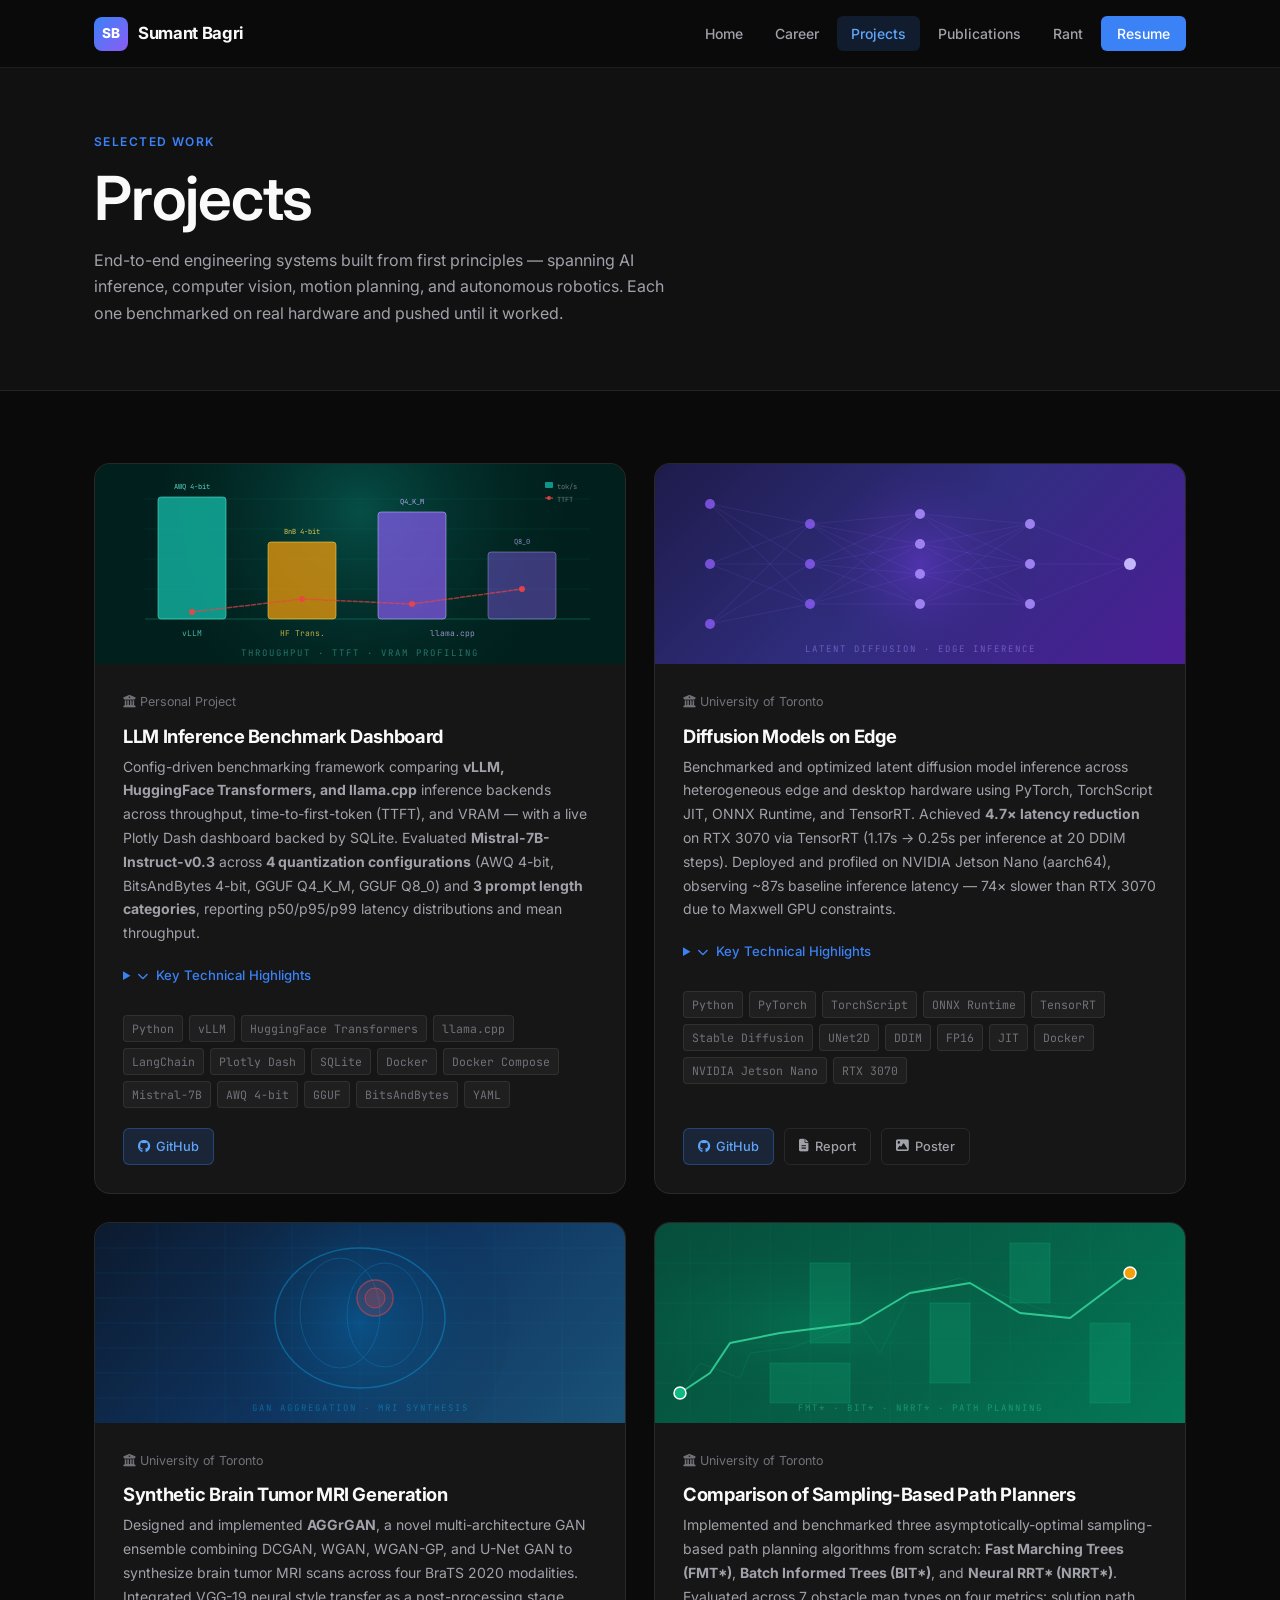
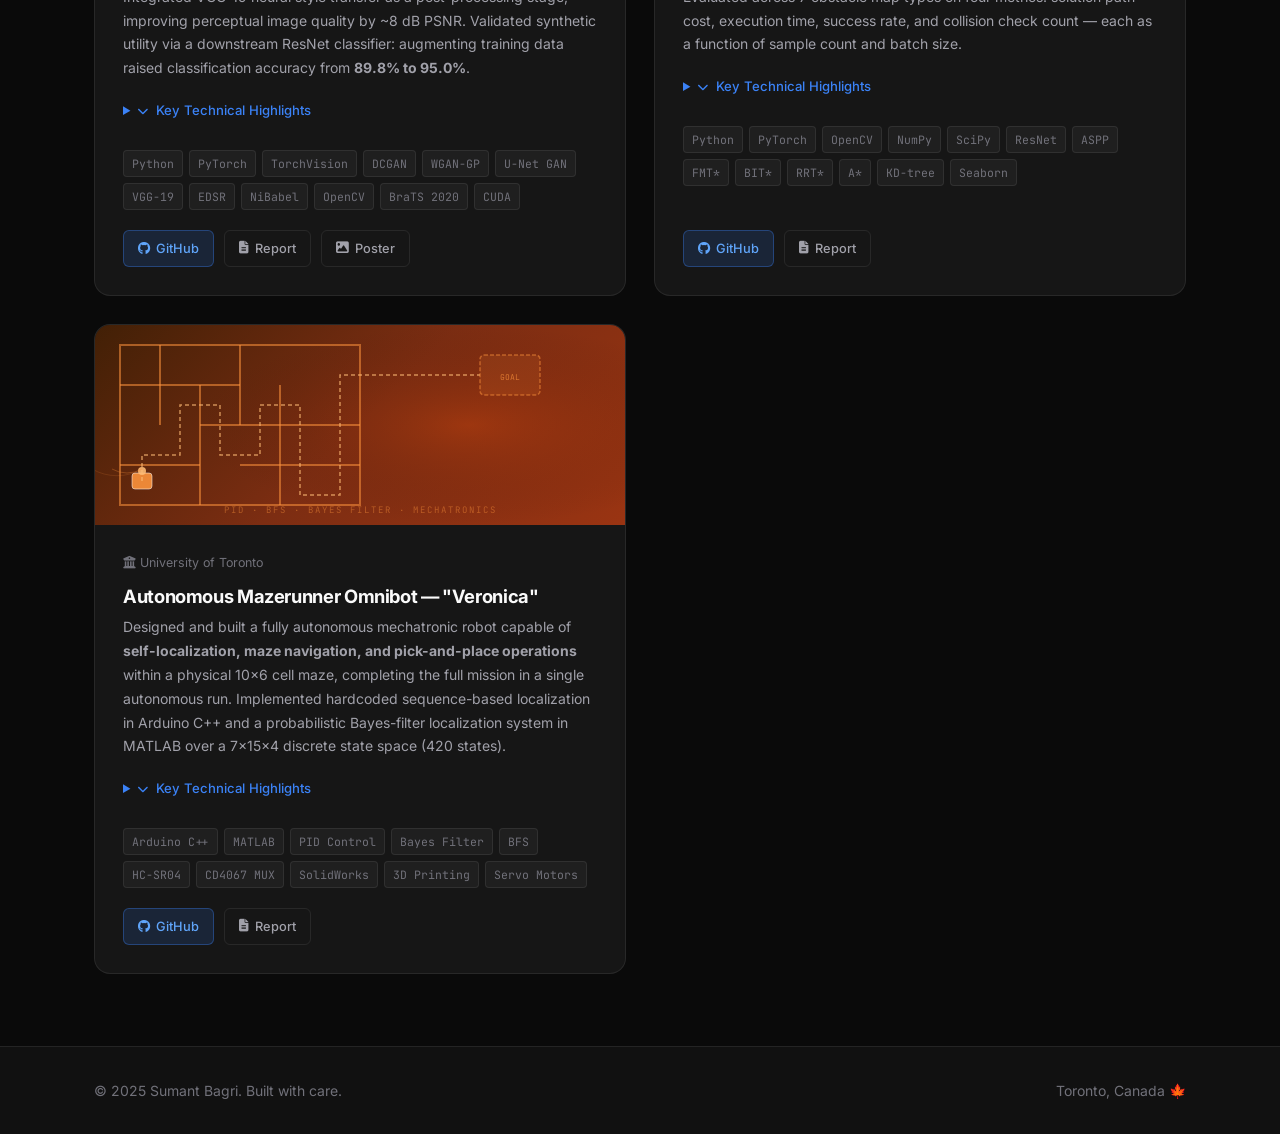
<file: projects.html>
<!DOCTYPE html>
<html lang="en">
<head>
    <meta charset="UTF-8" />
    <meta name="viewport" content="width=device-width, initial-scale=1.0" />
    <title>Projects — Sumant Bagri</title>
    <meta name="description" content="Research and engineering projects by Sumant Bagri — Robotics, Computer Vision, and AI." />
    <link rel="preconnect" href="https://fonts.googleapis.com" />
    <link rel="preconnect" href="https://fonts.gstatic.com" crossorigin />
    <link href="https://fonts.googleapis.com/css2?family=Inter:wght@400;500;600;700;800&family=JetBrains+Mono:wght@400;500&display=swap" rel="stylesheet" />
    <link rel="stylesheet" href="https://cdnjs.cloudflare.com/ajax/libs/font-awesome/6.5.0/css/all.min.css" />
    <link rel="stylesheet" href="css/style.css" />
    <link rel="icon" type="image/x-icon" href="assets/favicon.ico" />
    <style>
        /* SVG project illustrations */
        .pv-svg {
            width: 100%;
            height: 100%;
            position: absolute;
            inset: 0;
        }
        .project-visual { font-size: 0; }
        .pv-label {
            position: absolute;
            bottom: 16px;
            left: 16px;
            font-size: 0.68rem;
            font-weight: 600;
            letter-spacing: 0.1em;
            text-transform: uppercase;
            color: rgba(255,255,255,0.45);
            font-family: 'JetBrains Mono', monospace;
            z-index: 2;
        }
        .pv-institution {
            position: absolute;
            bottom: 16px;
            right: 16px;
            font-size: 0.68rem;
            color: rgba(255,255,255,0.3);
            z-index: 2;
        }
    </style>
</head>
<body>

<!-- NAVBAR -->
<nav class="navbar">
    <div class="nav-inner">
        <a href="index.html" class="nav-logo">
            <div class="logo-mark">SB</div>
            Sumant Bagri
        </a>
        <div class="nav-links">
            <a href="index.html">Home</a>
            <a href="career.html">Career</a>
            <a href="projects.html" class="active">Projects</a>
            <a href="publications.html">Publications</a>
            <a href="rant.html">Rant</a>
            <a href="resume.html" class="nav-cta">Resume</a>
        </div>
        <div class="nav-toggle" aria-label="Toggle navigation">
            <span></span><span></span><span></span>
        </div>
    </div>
</nav>

<!-- PAGE HERO -->
<div class="page-hero">
    <div class="container">
        <p class="eyebrow">Selected Work</p>
        <h1>Projects</h1>
        <p>
            End-to-end engineering systems built from first principles — spanning AI inference,
            computer vision, motion planning, and autonomous robotics. Each one benchmarked
            on real hardware and pushed until it worked.
        </p>
    </div>
</div>

<!-- PROJECTS GRID -->
<main class="section">
    <div class="container">
        <div class="projects-grid">

            <!-- ── PROJECT 1: LLM Inference Benchmark Dashboard ── -->
            <article class="project-card fade-up">
                <div class="project-visual pv-llmbench">
                    <!-- Benchmark comparison chart: throughput (bars) + TTFT (dashed line) across backends -->
                    <svg class="pv-svg" viewBox="0 0 540 200" xmlns="http://www.w3.org/2000/svg" preserveAspectRatio="xMidYMid slice">
                        <defs>
                            <radialGradient id="gd5" cx="50%" cy="40%" r="60%">
                                <stop offset="0%" style="stop-color:#0d9488;stop-opacity:0.4"/>
                                <stop offset="100%" style="stop-color:#011916;stop-opacity:0"/>
                            </radialGradient>
                        </defs>
                        <rect width="540" height="200" fill="#011f1c"/>
                        <circle cx="270" cy="90" r="210" fill="url(#gd5)"/>
                        <!-- X axis -->
                        <line x1="55" y1="155" x2="500" y2="155" stroke="rgba(20,184,166,0.35)" stroke-width="1"/>
                        <!-- Grid lines -->
                        <g stroke="rgba(20,184,166,0.08)" stroke-width="1">
                            <line x1="55" y1="125" x2="500" y2="125"/>
                            <line x1="55" y1="95" x2="500" y2="95"/>
                            <line x1="55" y1="65" x2="500" y2="65"/>
                            <line x1="55" y1="35" x2="500" y2="35"/>
                        </g>
                        <!-- Bar 1: vLLM AWQ 4-bit — highest throughput -->
                        <rect x="68" y="33" width="68" height="122" rx="3" fill="rgba(20,184,166,0.78)" stroke="rgba(94,234,212,0.55)" stroke-width="1"/>
                        <text x="102" y="25" text-anchor="middle" font-family="JetBrains Mono, monospace" font-size="7" fill="rgba(94,234,212,0.9)">AWQ 4-bit</text>
                        <!-- Bar 2: HF BitsAndBytes 4-bit — medium throughput -->
                        <rect x="178" y="78" width="68" height="77" rx="3" fill="rgba(245,158,11,0.72)" stroke="rgba(253,211,77,0.55)" stroke-width="1"/>
                        <text x="212" y="70" text-anchor="middle" font-family="JetBrains Mono, monospace" font-size="7" fill="rgba(253,211,77,0.9)">BnB 4-bit</text>
                        <!-- Bar 3: llama.cpp Q4_K_M — competitive CPU throughput -->
                        <rect x="288" y="48" width="68" height="107" rx="3" fill="rgba(139,92,246,0.68)" stroke="rgba(196,181,253,0.55)" stroke-width="1"/>
                        <text x="322" y="40" text-anchor="middle" font-family="JetBrains Mono, monospace" font-size="7" fill="rgba(196,181,253,0.9)">Q4_K_M</text>
                        <!-- Bar 4: llama.cpp Q8_0 — lower throughput, higher fidelity -->
                        <rect x="398" y="88" width="68" height="67" rx="3" fill="rgba(139,92,246,0.42)" stroke="rgba(196,181,253,0.38)" stroke-width="1"/>
                        <text x="432" y="80" text-anchor="middle" font-family="JetBrains Mono, monospace" font-size="7" fill="rgba(196,181,253,0.7)">Q8_0</text>
                        <!-- Backend group labels -->
                        <text x="102" y="172" text-anchor="middle" font-family="JetBrains Mono, monospace" font-size="8" fill="rgba(94,234,212,0.75)">vLLM</text>
                        <text x="212" y="172" text-anchor="middle" font-family="JetBrains Mono, monospace" font-size="8" fill="rgba(253,211,77,0.75)">HF Trans.</text>
                        <text x="362" y="172" text-anchor="middle" font-family="JetBrains Mono, monospace" font-size="8" fill="rgba(196,181,253,0.75)">llama.cpp</text>
                        <!-- TTFT dashed line overlay (lower = faster first token) -->
                        <polyline points="102,148 212,135 322,140 432,125"
                                  fill="none" stroke="rgba(239,68,68,0.65)" stroke-width="1.5" stroke-dasharray="4,2" stroke-linecap="round"/>
                        <g fill="rgba(239,68,68,0.9)">
                            <circle cx="102" cy="148" r="3"/>
                            <circle cx="212" cy="135" r="3"/>
                            <circle cx="322" cy="140" r="3"/>
                            <circle cx="432" cy="125" r="3"/>
                        </g>
                        <!-- Legend -->
                        <rect x="455" y="18" width="8" height="6" rx="1" fill="rgba(20,184,166,0.78)"/>
                        <text x="467" y="25" font-family="JetBrains Mono, monospace" font-size="7" fill="rgba(255,255,255,0.4)">tok/s</text>
                        <line x1="455" y1="34" x2="463" y2="34" stroke="rgba(239,68,68,0.65)" stroke-width="1.5" stroke-dasharray="4,2"/>
                        <circle cx="459" cy="34" r="2" fill="rgba(239,68,68,0.9)"/>
                        <text x="467" y="38" font-family="JetBrains Mono, monospace" font-size="7" fill="rgba(255,255,255,0.4)">TTFT</text>
                        <!-- Bottom label -->
                        <text x="270" y="192" text-anchor="middle" font-family="JetBrains Mono, monospace" font-size="9" fill="rgba(94,234,212,0.4)" letter-spacing="2">THROUGHPUT · TTFT · VRAM PROFILING</text>
                    </svg>
                </div>
                <div class="project-body">
                    <div class="project-institution">
                        <i class="fas fa-university"></i> Personal Project
                    </div>
                    <h2 class="project-title">LLM Inference Benchmark Dashboard</h2>
                    <p class="project-description">
                        Config-driven benchmarking framework comparing <strong>vLLM, HuggingFace Transformers, and llama.cpp</strong>
                        inference backends across throughput, time-to-first-token (TTFT), and VRAM — with a live
                        Plotly Dash dashboard backed by SQLite. Evaluated <strong>Mistral-7B-Instruct-v0.3</strong> across
                        <strong>4 quantization configurations</strong> (AWQ 4-bit, BitsAndBytes 4-bit, GGUF Q4_K_M, GGUF Q8_0)
                        and <strong>3 prompt length categories</strong>, reporting p50/p95/p99 latency distributions and mean throughput.
                    </p>
                    <details class="project-details">
                        <summary><i class="fas fa-chevron-down" style="margin-right: 4px; font-size:0.7rem;"></i> Key Technical Highlights</summary>
                        <ul class="project-highlights">
                            <li>Config-driven experiment framework iterating the full Cartesian product of (backends × quantizations × prompt categories × runs) from a single config.yaml, writing each BenchmarkResult to SQLite in real time for live dashboard visualisation.</li>
                            <li>Three swappable inference backend adapters — VLLMBackend (HTTP client to Dockerised vLLM server), HFBackend (HuggingFace Transformers with BitsAndBytes 4-bit), and LlamaCppBackend (llama-cpp-python with GPU layer offload) — all behind a common BaseBackend ABC with context-manager cleanup to prevent VRAM fragmentation.</li>
                            <li>Captured per-generation metrics including TTFT, end-to-end latency, tokens/sec, and peak VRAM delta using time.perf_counter(); aggregated over n runs to report p50/p95/p99 latency distributions and mean throughput.</li>
                            <li>Live Plotly Dash dashboard with four interactive charts — throughput bar, TTFT/latency box plots, VRAM-vs-throughput scatter, and prompt-length scaling curve — auto-refreshing every 10 seconds via dcc.Interval.</li>
                            <li>Containerised with Docker Compose: vLLM server container (CUDA 12.4), benchmark runner, and dashboard sharing a bind-mounted SQLite results volume for one-command startup.</li>
                            <li>Used LangChain as a unified prompt abstraction layer across all three backends, isolating raw inference engine performance as the only experimental variable.</li>
                        </ul>
                    </details>
                    <div class="project-stack">
                        <span class="project-tag">Python</span><span class="project-tag">vLLM</span><span class="project-tag">HuggingFace Transformers</span><span class="project-tag">llama.cpp</span><span class="project-tag">LangChain</span><span class="project-tag">Plotly Dash</span><span class="project-tag">SQLite</span><span class="project-tag">Docker</span><span class="project-tag">Docker Compose</span><span class="project-tag">Mistral-7B</span><span class="project-tag">AWQ 4-bit</span><span class="project-tag">GGUF</span><span class="project-tag">BitsAndBytes</span><span class="project-tag">YAML</span>
                    </div>
                    <div class="project-links">
                        <a href="https://github.com/SumantBagri/llm-inference-benchmark-dashboard" target="_blank" rel="noopener" class="project-link primary">
                            <i class="fab fa-github"></i> GitHub
                        </a>
                    </div>
                </div>
            </article>

            <!-- ── PROJECT 2: Diffusion Models on Edge ── -->
            <article class="project-card fade-up fade-up-delay-1">
                <div class="project-visual pv-diffusion">
                    <!-- Neural network SVG illustration -->
                    <svg class="pv-svg" viewBox="0 0 540 200" xmlns="http://www.w3.org/2000/svg" preserveAspectRatio="xMidYMid slice">
                        <!-- Background nodes -->
                        <defs>
                            <radialGradient id="gd1" cx="50%" cy="50%" r="50%">
                                <stop offset="0%" style="stop-color:#7c3aed;stop-opacity:0.4"/>
                                <stop offset="100%" style="stop-color:#1e1b4b;stop-opacity:0"/>
                            </radialGradient>
                        </defs>
                        <circle cx="270" cy="100" r="120" fill="url(#gd1)"/>
                        <!-- Layer connections -->
                        <g stroke="rgba(139,92,246,0.18)" stroke-width="0.8">
                            <line x1="60" y1="40" x2="160" y2="60"/><line x1="60" y1="40" x2="160" y2="100"/><line x1="60" y1="40" x2="160" y2="140"/>
                            <line x1="60" y1="100" x2="160" y2="60"/><line x1="60" y1="100" x2="160" y2="100"/><line x1="60" y1="100" x2="160" y2="140"/>
                            <line x1="60" y1="160" x2="160" y2="60"/><line x1="60" y1="160" x2="160" y2="100"/><line x1="60" y1="160" x2="160" y2="140"/>
                            <line x1="160" y1="60" x2="270" y2="50"/><line x1="160" y1="60" x2="270" y2="80"/><line x1="160" y1="60" x2="270" y2="110"/><line x1="160" y1="60" x2="270" y2="140"/>
                            <line x1="160" y1="100" x2="270" y2="50"/><line x1="160" y1="100" x2="270" y2="80"/><line x1="160" y1="100" x2="270" y2="110"/><line x1="160" y1="100" x2="270" y2="140"/>
                            <line x1="160" y1="140" x2="270" y2="50"/><line x1="160" y1="140" x2="270" y2="80"/><line x1="160" y1="140" x2="270" y2="110"/><line x1="160" y1="140" x2="270" y2="140"/>
                            <line x1="270" y1="50" x2="380" y2="60"/><line x1="270" y1="80" x2="380" y2="60"/><line x1="270" y1="110" x2="380" y2="60"/><line x1="270" y1="140" x2="380" y2="60"/>
                            <line x1="270" y1="50" x2="380" y2="100"/><line x1="270" y1="80" x2="380" y2="100"/><line x1="270" y1="110" x2="380" y2="100"/><line x1="270" y1="140" x2="380" y2="100"/>
                            <line x1="270" y1="50" x2="380" y2="140"/><line x1="270" y1="80" x2="380" y2="140"/><line x1="270" y1="110" x2="380" y2="140"/><line x1="270" y1="140" x2="380" y2="140"/>
                            <line x1="380" y1="60" x2="480" y2="100"/><line x1="380" y1="100" x2="480" y2="100"/><line x1="380" y1="140" x2="480" y2="100"/>
                        </g>
                        <!-- Nodes -->
                        <g fill="rgba(139,92,246,0.8)">
                            <circle cx="60" cy="40" r="5"/><circle cx="60" cy="100" r="5"/><circle cx="60" cy="160" r="5"/>
                            <circle cx="160" cy="60" r="5"/><circle cx="160" cy="100" r="5"/><circle cx="160" cy="140" r="5"/>
                        </g>
                        <g fill="rgba(167,139,250,0.9)">
                            <circle cx="270" cy="50" r="5"/><circle cx="270" cy="80" r="5"/><circle cx="270" cy="110" r="5"/><circle cx="270" cy="140" r="5"/>
                            <circle cx="380" cy="60" r="5"/><circle cx="380" cy="100" r="5"/><circle cx="380" cy="140" r="5"/>
                        </g>
                        <g fill="rgba(196,181,253,1)">
                            <circle cx="480" cy="100" r="6"/>
                        </g>
                        <!-- Label -->
                        <text x="270" y="188" text-anchor="middle" font-family="JetBrains Mono, monospace" font-size="9" fill="rgba(167,139,250,0.5)" letter-spacing="2">LATENT DIFFUSION · EDGE INFERENCE</text>
                    </svg>
                </div>
                <div class="project-body">
                    <div class="project-institution">
                        <i class="fas fa-university"></i> University of Toronto
                    </div>
                    <h2 class="project-title">Diffusion Models on Edge</h2>
                    <p class="project-description">
                        Benchmarked and optimized latent diffusion model inference across heterogeneous
                        edge and desktop hardware using PyTorch, TorchScript JIT, ONNX Runtime, and
                        TensorRT. Achieved <strong>4.7× latency reduction</strong> on RTX 3070 via TensorRT
                        (1.17s → 0.25s per inference at 20 DDIM steps). Deployed and profiled on
                        NVIDIA Jetson Nano (aarch64), observing ~87s baseline inference latency — 74×
                        slower than RTX 3070 due to Maxwell GPU constraints.
                    </p>
                    <details class="project-details">
                        <summary><i class="fas fa-chevron-down" style="margin-right: 4px; font-size:0.7rem;"></i> Key Technical Highlights</summary>
                        <ul class="project-highlights">
                            <li>Implemented full inference pipelines for two diffusion model families (LDM on CelebA-HQ 256 and Stable Diffusion v1.4) in pure PyTorch without relying on Hugging Face diffusers runtime.</li>
                            <li>Built custom PyTorch modules for UNet2D, UNet2DConditionModel, VQ-VAE/KL-VAE decoders, CLIP text encoder with BPE tokenizer, and three schedulers (DDIM, Euler Ancestral, DPM-Solver Multistep).</li>
                            <li>Evaluated four hardware-level optimization strategies: FP16 half-precision, TorchScript JIT tracing, ONNX export with ORT graph optimization, and TensorRT engine compilation.</li>
                            <li>Built a structured profiling harness recording denoising latency, decoding latency, GPU memory delta, and power draw across 10 iterations with warmup.</li>
                            <li>Produced a comprehensive dataset of 90+ benchmark CSV files across all device/optimization/metric combinations.</li>
                        </ul>
                    </details>
                    <div class="project-stack">
                        <span class="project-tag">Python</span><span class="project-tag">PyTorch</span><span class="project-tag">TorchScript</span><span class="project-tag">ONNX Runtime</span><span class="project-tag">TensorRT</span><span class="project-tag">Stable Diffusion</span><span class="project-tag">UNet2D</span><span class="project-tag">DDIM</span><span class="project-tag">FP16</span><span class="project-tag">JIT</span><span class="project-tag">Docker</span><span class="project-tag">NVIDIA Jetson Nano</span><span class="project-tag">RTX 3070</span>
                    </div>
                    <div class="project-links">
                        <a href="https://github.com/SumantBagri/Diffusion-Model-Inference-on-Edge" target="_blank" rel="noopener" class="project-link primary">
                            <i class="fab fa-github"></i> GitHub
                        </a>
                        <a href="https://github.com/SumantBagri/Diffusion-Model-Inference-on-Edge/raw/master/CSC2231_Project_Report.pdf" target="_blank" rel="noopener" class="project-link">
                            <i class="fas fa-file-alt"></i> Report
                        </a>
                        <a href="https://github.com/SumantBagri/Diffusion-Model-Inference-on-Edge/raw/master/poster/CSC2231%20Project%20Poster.pptx.pdf" target="_blank" rel="noopener" class="project-link">
                            <i class="fas fa-image"></i> Poster
                        </a>
                    </div>
                </div>
            </article>

            <!-- ── PROJECT 3: Brain Tumor MRI ── -->
            <article class="project-card fade-up">
                <div class="project-visual pv-mri">
                    <svg class="pv-svg" viewBox="0 0 540 200" xmlns="http://www.w3.org/2000/svg" preserveAspectRatio="xMidYMid slice">
                        <defs>
                            <radialGradient id="gd2" cx="50%" cy="50%" r="60%">
                                <stop offset="0%" style="stop-color:#0284c7;stop-opacity:0.35"/>
                                <stop offset="100%" style="stop-color:#0c1a2e;stop-opacity:0"/>
                            </radialGradient>
                        </defs>
                        <circle cx="270" cy="100" r="150" fill="url(#gd2)"/>
                        <!-- MRI scan grid pattern -->
                        <g stroke="rgba(14,165,233,0.08)" stroke-width="1">
                            <line x1="0" y1="25" x2="540" y2="25"/><line x1="0" y1="50" x2="540" y2="50"/>
                            <line x1="0" y1="75" x2="540" y2="75"/><line x1="0" y1="100" x2="540" y2="100"/>
                            <line x1="0" y1="125" x2="540" y2="125"/><line x1="0" y1="150" x2="540" y2="150"/>
                            <line x1="0" y1="175" x2="540" y2="175"/>
                            <line x1="67" y1="0" x2="67" y2="200"/><line x1="135" y1="0" x2="135" y2="200"/>
                            <line x1="202" y1="0" x2="202" y2="200"/><line x1="270" y1="0" x2="270" y2="200"/>
                            <line x1="337" y1="0" x2="337" y2="200"/><line x1="405" y1="0" x2="405" y2="200"/>
                            <line x1="472" y1="0" x2="472" y2="200"/>
                        </g>
                        <!-- Brain outline -->
                        <ellipse cx="270" cy="95" rx="85" ry="70" fill="none" stroke="rgba(14,165,233,0.4)" stroke-width="1.5"/>
                        <ellipse cx="250" cy="90" rx="40" ry="55" fill="none" stroke="rgba(14,165,233,0.25)" stroke-width="1"/>
                        <ellipse cx="295" cy="92" rx="38" ry="52" fill="none" stroke="rgba(14,165,233,0.25)" stroke-width="1"/>
                        <!-- Tumor highlight -->
                        <circle cx="285" cy="75" r="18" fill="rgba(239,68,68,0.15)" stroke="rgba(239,68,68,0.5)" stroke-width="1.5"/>
                        <circle cx="285" cy="75" r="10" fill="rgba(239,68,68,0.2)" stroke="rgba(239,68,68,0.6)" stroke-width="1"/>
                        <!-- GAN label -->
                        <text x="270" y="188" text-anchor="middle" font-family="JetBrains Mono, monospace" font-size="9" fill="rgba(14,165,233,0.45)" letter-spacing="2">GAN AGGREGATION · MRI SYNTHESIS</text>
                    </svg>
                </div>
                <div class="project-body">
                    <div class="project-institution">
                        <i class="fas fa-university"></i> University of Toronto
                    </div>
                    <h2 class="project-title">Synthetic Brain Tumor MRI Generation</h2>
                    <p class="project-description">
                        Designed and implemented <strong>AGGrGAN</strong>, a novel multi-architecture GAN
                        ensemble combining DCGAN, WGAN, WGAN-GP, and U-Net GAN to synthesize brain
                        tumor MRI scans across four BraTS 2020 modalities. Integrated VGG-19 neural
                        style transfer as a post-processing stage, improving perceptual image quality by
                        ~8 dB PSNR. Validated synthetic utility via a downstream ResNet classifier:
                        augmenting training data raised classification accuracy from <strong>89.8% to 95.0%</strong>.
                    </p>
                    <details class="project-details">
                        <summary><i class="fas fa-chevron-down" style="margin-right: 4px; font-size:0.7rem;"></i> Key Technical Highlights</summary>
                        <ul class="project-highlights">
                            <li>Implemented all four GAN architectures from scratch in PyTorch with custom U-Net discriminator, orthogonal/normal weight initialization, and per-epoch PSNR/SSIM logging.</li>
                            <li>GAN aggregation uses Sobel edge detection, Gaussian filtering, and pixel-level averaging across generator outputs.</li>
                            <li>Applied EDSR ×4 super-resolution (via OpenCV dnn_superres) to upscale 64×64 GAN outputs, recovering structural detail lost at constrained training resolution.</li>
                            <li>Conducted a 13-variant ablation study; best result: DCGAN + Style Transfer — PSNR = 29.64 dB, SSIM = 0.87 on T1-weighted MRI.</li>
                            <li>Built a custom NIfTI data pipeline using NiBabel to load BraTS 2020 volumetric scans and extract middle axial slices across four modalities.</li>
                        </ul>
                    </details>
                    <div class="project-stack">
                        <span class="project-tag">Python</span><span class="project-tag">PyTorch</span><span class="project-tag">TorchVision</span><span class="project-tag">DCGAN</span><span class="project-tag">WGAN-GP</span><span class="project-tag">U-Net GAN</span><span class="project-tag">VGG-19</span><span class="project-tag">EDSR</span><span class="project-tag">NiBabel</span><span class="project-tag">OpenCV</span><span class="project-tag">BraTS 2020</span><span class="project-tag">CUDA</span>
                    </div>
                    <div class="project-links">
                        <a href="https://github.com/SumantBagri/Image-Synthesis-for-Brain-Tumor-MRI-using-GAN-aggregation" target="_blank" rel="noopener" class="project-link primary">
                            <i class="fab fa-github"></i> GitHub
                        </a>
                        <a href="https://github.com/SumantBagri/Image-Synthesis-for-Brain-Tumor-MRI-using-GAN-aggregation/blob/main/poster_and_report/imaging_project_report/report.pdf" target="_blank" rel="noopener" class="project-link">
                            <i class="fas fa-file-alt"></i> Report
                        </a>
                        <a href="https://github.com/SumantBagri/Image-Synthesis-for-Brain-Tumor-MRI-using-GAN-aggregation/blob/main/poster_and_report/imaging_project_2022_poster.pdf" target="_blank" rel="noopener" class="project-link">
                            <i class="fas fa-image"></i> Poster
                        </a>
                    </div>
                </div>
            </article>

            <!-- ── PROJECT 4: Path Planners ── -->
            <article class="project-card fade-up fade-up-delay-1">
                <div class="project-visual pv-pathplan">
                    <svg class="pv-svg" viewBox="0 0 540 200" xmlns="http://www.w3.org/2000/svg" preserveAspectRatio="xMidYMid slice">
                        <defs>
                            <radialGradient id="gd3" cx="30%" cy="50%" r="50%">
                                <stop offset="0%" style="stop-color:#059669;stop-opacity:0.3"/>
                                <stop offset="100%" style="stop-color:#064e3b;stop-opacity:0"/>
                            </radialGradient>
                        </defs>
                        <rect width="540" height="200" fill="url(#gd3)"/>
                        <!-- Occupancy grid -->
                        <g stroke="rgba(16,185,129,0.1)" stroke-width="0.8">
                            <line x1="40" y1="0" x2="40" y2="200"/><line x1="80" y1="0" x2="80" y2="200"/>
                            <line x1="120" y1="0" x2="120" y2="200"/><line x1="160" y1="0" x2="160" y2="200"/>
                            <line x1="200" y1="0" x2="200" y2="200"/><line x1="240" y1="0" x2="240" y2="200"/>
                            <line x1="280" y1="0" x2="280" y2="200"/><line x1="320" y1="0" x2="320" y2="200"/>
                            <line x1="360" y1="0" x2="360" y2="200"/><line x1="400" y1="0" x2="400" y2="200"/>
                            <line x1="440" y1="0" x2="440" y2="200"/><line x1="480" y1="0" x2="480" y2="200"/>
                            <line x1="0" y1="40" x2="540" y2="40"/><line x1="0" y1="80" x2="540" y2="80"/>
                            <line x1="0" y1="120" x2="540" y2="120"/><line x1="0" y1="160" x2="540" y2="160"/>
                        </g>
                        <!-- Obstacles -->
                        <g fill="rgba(16,185,129,0.2)" stroke="rgba(16,185,129,0.4)" stroke-width="0.5">
                            <rect x="160" y="40" width="40" height="80"/><rect x="280" y="80" width="40" height="80"/>
                            <rect x="360" y="20" width="40" height="60"/><rect x="120" y="140" width="80" height="40"/>
                            <rect x="440" y="100" width="40" height="80"/>
                        </g>
                        <!-- Path (RRT*) -->
                        <polyline points="30,170 60,150 80,120 130,110 210,100 260,70 320,60 370,90 420,95 480,50" fill="none" stroke="rgba(52,211,153,0.9)" stroke-width="2" stroke-linecap="round" stroke-linejoin="round"/>
                        <!-- Exploration tree -->
                        <g stroke="rgba(16,185,129,0.2)" stroke-width="0.8">
                            <line x1="30" y1="170" x2="50" y2="140"/><line x1="50" y1="140" x2="90" y2="155"/>
                            <line x1="90" y1="155" x2="100" y2="130"/><line x1="100" y1="130" x2="140" y2="125"/>
                            <line x1="140" y1="125" x2="210" y2="100"/><line x1="210" y1="100" x2="230" y2="130"/>
                            <line x1="230" y1="130" x2="260" y2="70"/><line x1="260" y1="70" x2="310" y2="55"/>
                            <line x1="310" y1="55" x2="320" y2="60"/><line x1="320" y1="60" x2="415" y2="95"/>
                        </g>
                        <!-- Start/End -->
                        <circle cx="30" cy="170" r="6" fill="#10b981" stroke="#fff" stroke-width="1.5"/>
                        <circle cx="480" cy="50" r="6" fill="#f59e0b" stroke="#fff" stroke-width="1.5"/>
                        <text x="270" y="188" text-anchor="middle" font-family="JetBrains Mono, monospace" font-size="9" fill="rgba(52,211,153,0.45)" letter-spacing="2">FMT* · BIT* · NRRT* · PATH PLANNING</text>
                    </svg>
                </div>
                <div class="project-body">
                    <div class="project-institution">
                        <i class="fas fa-university"></i> University of Toronto
                    </div>
                    <h2 class="project-title">Comparison of Sampling-Based Path Planners</h2>
                    <p class="project-description">
                        Implemented and benchmarked three asymptotically-optimal sampling-based path
                        planning algorithms from scratch: <strong>Fast Marching Trees (FMT*)</strong>,
                        <strong>Batch Informed Trees (BIT*)</strong>, and
                        <strong>Neural RRT* (NRRT*)</strong>. Evaluated across 7 obstacle map types
                        on four metrics: solution path cost, execution time, success rate, and collision
                        check count — each as a function of sample count and batch size.
                    </p>
                    <details class="project-details">
                        <summary><i class="fas fa-chevron-down" style="margin-right: 4px; font-size:0.7rem;"></i> Key Technical Highlights</summary>
                        <ul class="project-highlights">
                            <li>FMT* planner with KD-tree-accelerated ball-radius neighbourhood queries and analytically-derived connection radius r_n based on the Lebesgue measure of free space.</li>
                            <li>BIT* with full prune-and-resample logic, dual priority queues, and an admissible ellipsoidal informed set bounding the sample space.</li>
                            <li>Designed and trained NRRTCNN — a custom deep encoder-decoder network on a dual-branch ResNet backbone with Atrous Spatial Pyramid Pooling (ASPP) — producing per-pixel sampling probability heatmaps to bias RRT* sampling.</li>
                            <li>Generated CNN training labels by running A* over 200 random start-goal pairs across 8 obstacle categories; trained with BCE loss and ReduceLROnPlateau over 50 epochs.</li>
                            <li>Produced publication-quality comparison plots with 95% confidence interval bands using Seaborn and Matplotlib.</li>
                        </ul>
                    </details>
                    <div class="project-stack">
                        <span class="project-tag">Python</span><span class="project-tag">PyTorch</span><span class="project-tag">OpenCV</span><span class="project-tag">NumPy</span><span class="project-tag">SciPy</span><span class="project-tag">ResNet</span><span class="project-tag">ASPP</span><span class="project-tag">FMT*</span><span class="project-tag">BIT*</span><span class="project-tag">RRT*</span><span class="project-tag">A*</span><span class="project-tag">KD-tree</span><span class="project-tag">Seaborn</span>
                    </div>
                    <div class="project-links">
                        <a href="https://github.com/SumantBagri/Sampling-Based-Asymptotically-Optimal-Path-Planning-Algorithms" target="_blank" rel="noopener" class="project-link primary">
                            <i class="fab fa-github"></i> GitHub
                        </a>
                        <a href="https://github.com/SumantBagri/Sampling-Based-Asymptotically-Optimal-Path-Planning-Algorithms/blob/master/final_report/report.pdf" target="_blank" rel="noopener" class="project-link">
                            <i class="fas fa-file-alt"></i> Report
                        </a>
                    </div>
                </div>
            </article>

            <!-- ── PROJECT 5: Autonomous Mazerunner ── -->
            <article class="project-card fade-up">
                <div class="project-visual pv-omnibot">
                    <svg class="pv-svg" viewBox="0 0 540 200" xmlns="http://www.w3.org/2000/svg" preserveAspectRatio="xMidYMid slice">
                        <defs>
                            <radialGradient id="gd4" cx="70%" cy="50%" r="50%">
                                <stop offset="0%" style="stop-color:#c2410c;stop-opacity:0.4"/>
                                <stop offset="100%" style="stop-color:#431407;stop-opacity:0"/>
                            </radialGradient>
                        </defs>
                        <rect width="540" height="200" fill="url(#gd4)"/>
                        <!-- Maze walls -->
                        <g stroke="rgba(251,146,60,0.55)" stroke-width="2" fill="none">
                            <!-- outer -->
                            <rect x="30" y="20" width="240" height="160"/>
                            <!-- internal walls -->
                            <line x1="70" y1="20" x2="70" y2="100"/><line x1="110" y1="60" x2="110" y2="180"/>
                            <line x1="150" y1="20" x2="150" y2="100"/><line x1="190" y1="60" x2="190" y2="180"/>
                            <line x1="30" y1="60" x2="150" y2="60"/><line x1="110" y1="100" x2="270" y2="100"/>
                            <line x1="30" y1="140" x2="110" y2="140"/><line x1="150" y1="140" x2="270" y2="140"/>
                        </g>
                        <!-- Robot -->
                        <rect x="42" y="148" width="20" height="16" rx="3" fill="rgba(251,146,60,0.9)" stroke="#fff" stroke-width="0.5"/>
                        <circle cx="52" cy="146" r="4" fill="rgba(253,186,116,0.9)"/>
                        <!-- BFS path -->
                        <polyline points="52,156 52,130 90,130 90,80 130,80 130,130 170,130 170,80 210,80 210,170 250,170 250,50 390,50" fill="none" stroke="rgba(253,186,116,0.7)" stroke-width="1.5" stroke-dasharray="4,3"/>
                        <!-- Sensor arcs -->
                        <path d="M 52 144 A 30 30 0 0 1 22 144" fill="none" stroke="rgba(251,146,60,0.3)" stroke-width="1"/>
                        <path d="M 52 144 A 50 50 0 0 1 2 144" fill="none" stroke="rgba(251,146,60,0.15)" stroke-width="1"/>
                        <!-- Goal zone -->
                        <rect x="390" y="30" width="60" height="40" rx="4" fill="rgba(251,146,60,0.1)" stroke="rgba(251,146,60,0.5)" stroke-width="1.5" stroke-dasharray="4,2"/>
                        <text x="420" y="55" text-anchor="middle" font-family="JetBrains Mono, monospace" font-size="8" fill="rgba(251,146,60,0.7)">GOAL</text>
                        <text x="270" y="188" text-anchor="middle" font-family="JetBrains Mono, monospace" font-size="9" fill="rgba(251,146,60,0.45)" letter-spacing="2">PID · BFS · BAYES FILTER · MECHATRONICS</text>
                    </svg>
                </div>
                <div class="project-body">
                    <div class="project-institution">
                        <i class="fas fa-university"></i> University of Toronto
                    </div>
                    <h2 class="project-title">Autonomous Mazerunner Omnibot — "Veronica"</h2>
                    <p class="project-description">
                        Designed and built a fully autonomous mechatronic robot capable of
                        <strong>self-localization, maze navigation, and pick-and-place operations</strong>
                        within a physical 10×6 cell maze, completing the full mission in a single
                        autonomous run. Implemented hardcoded sequence-based localization in Arduino C++
                        and a probabilistic Bayes-filter localization system in MATLAB over a 7×15×4
                        discrete state space (420 states).
                    </p>
                    <details class="project-details">
                        <summary><i class="fas fa-chevron-down" style="margin-right: 4px; font-size:0.7rem;"></i> Key Technical Highlights</summary>
                        <ul class="project-highlights">
                            <li>Probabilistic Bayes-filter localization (MATLAB) with Gaussian convolution motion model and sensor-matched measurement updates (p_hit=0.6, p_miss=0.2), converging when max(p) &gt; 0.8.</li>
                            <li>BFS maze solver for real-time path planning from the robot's most probable grid position to target zones, accounting for obstacle-blocked cells from a precomputed navigability mask.</li>
                            <li>Engineered a three-tier PID control system (B1/B2/B3) for simultaneous obstacle proximity correction, rotational alignment, and wall-following distance maintenance.</li>
                            <li>Built a custom Arduino library (_veronica_) encapsulating sensor multiplexing, PID computation, and motor actuation — interfacing 8 HC-SR04 ultrasonic sensors via a 16:1 CD4067 MUX.</li>
                            <li>Designed and 3D-printed custom chassis components in SolidWorks across multiple revisions (revB–revF), exported as STL for FDM fabrication.</li>
                            <li>Implemented a 2-DOF servo-actuated gripper (pitch + grip axes) with HC-SR04-based short-range block detection trigger (≤3 cm) for pick-and-place operations.</li>
                        </ul>
                    </details>
                    <div class="project-stack">
                        <span class="project-tag">Arduino C++</span><span class="project-tag">MATLAB</span><span class="project-tag">PID Control</span><span class="project-tag">Bayes Filter</span><span class="project-tag">BFS</span><span class="project-tag">HC-SR04</span><span class="project-tag">CD4067 MUX</span><span class="project-tag">SolidWorks</span><span class="project-tag">3D Printing</span><span class="project-tag">Servo Motors</span>
                    </div>
                    <div class="project-links">
                        <a href="https://github.com/SumantBagri/Autonomous-Navigation-and-Obstacle-Avoidance-Robot" target="_blank" rel="noopener" class="project-link primary">
                            <i class="fab fa-github"></i> GitHub
                        </a>
                        <a href="https://github.com/SumantBagri/Autonomous-Navigation-and-Obstacle-Avoidance-Robot/blob/master/MIE444%20-%20Team%205%20Final%20Report.pdf" target="_blank" rel="noopener" class="project-link">
                            <i class="fas fa-file-alt"></i> Report
                        </a>
                    </div>
                </div>
            </article>

        </div>
    </div>
</main>

<!-- FOOTER -->
<footer>
    <div class="footer-inner">
        <p>© 2025 Sumant Bagri. Built with care.</p>
        <p>Toronto, Canada 🍁</p>
    </div>
</footer>

<script src="js/main.js"></script>
</body>
</html>
</file>
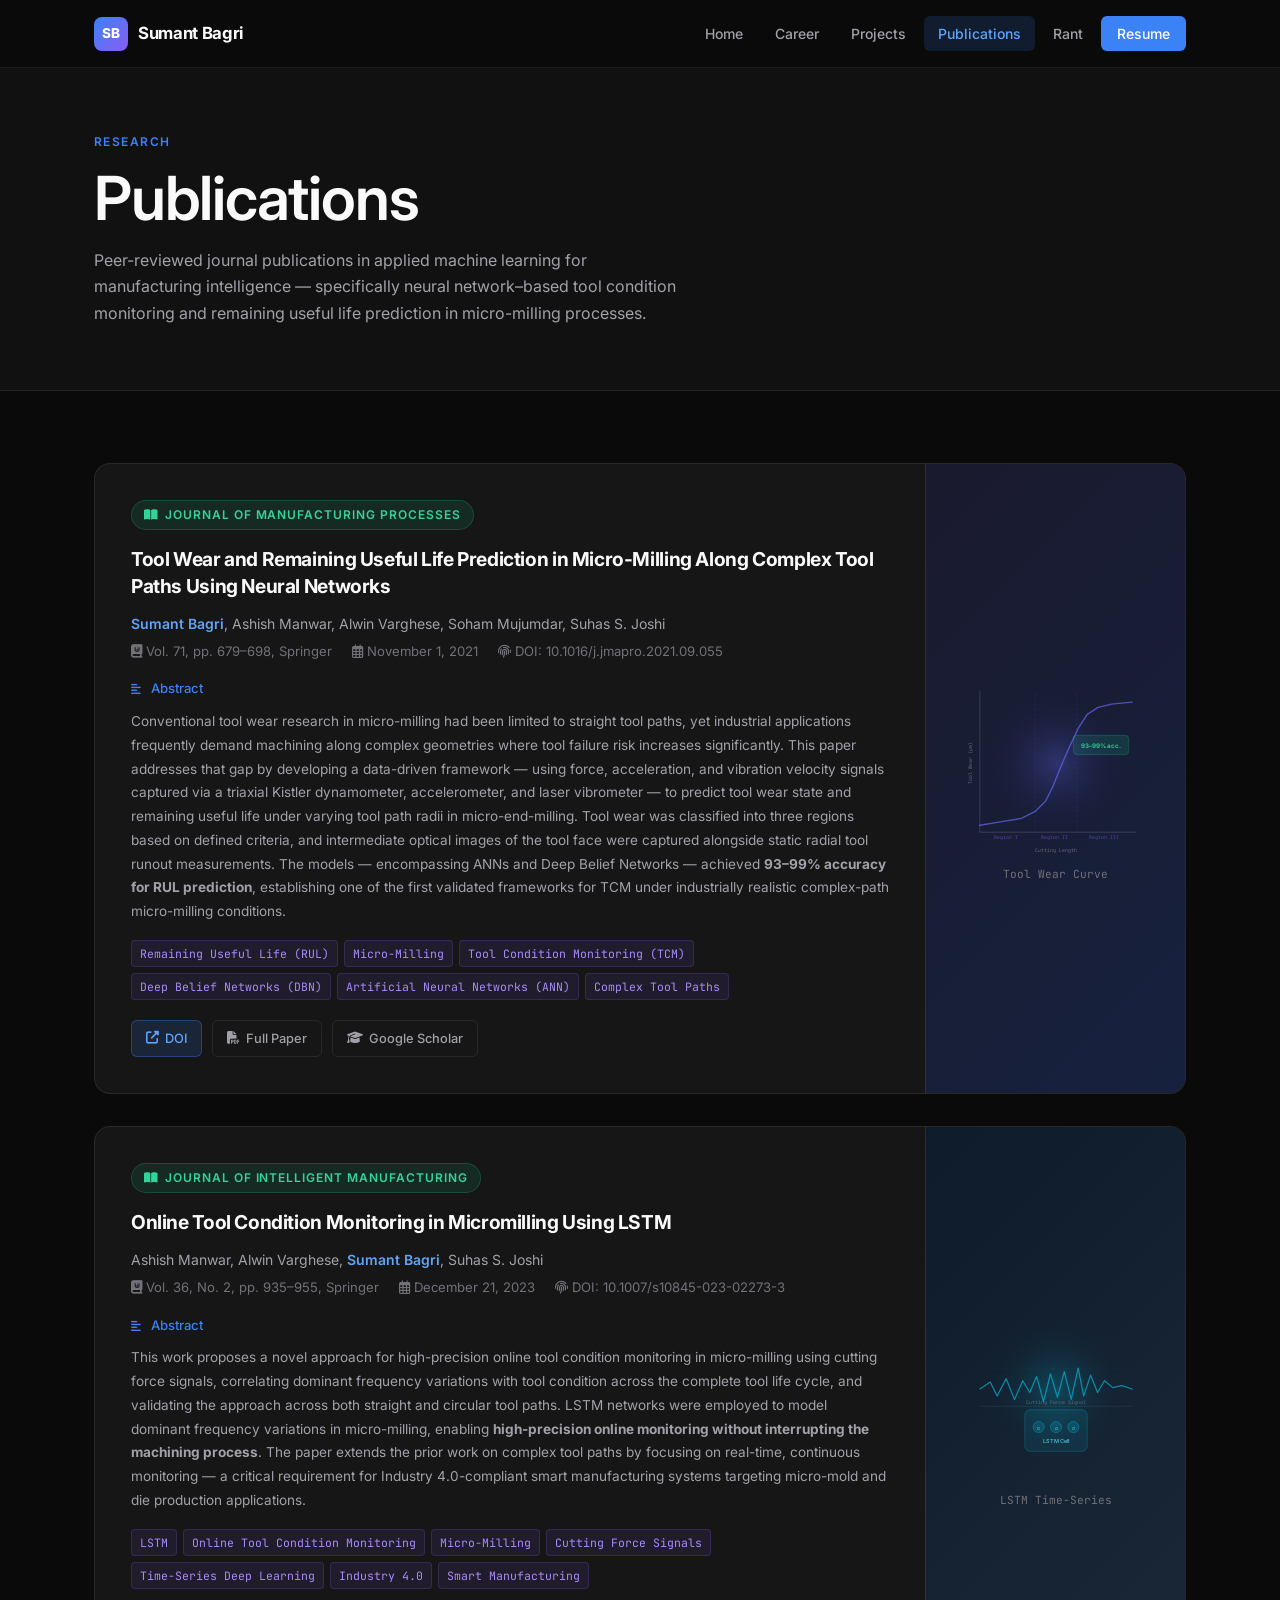
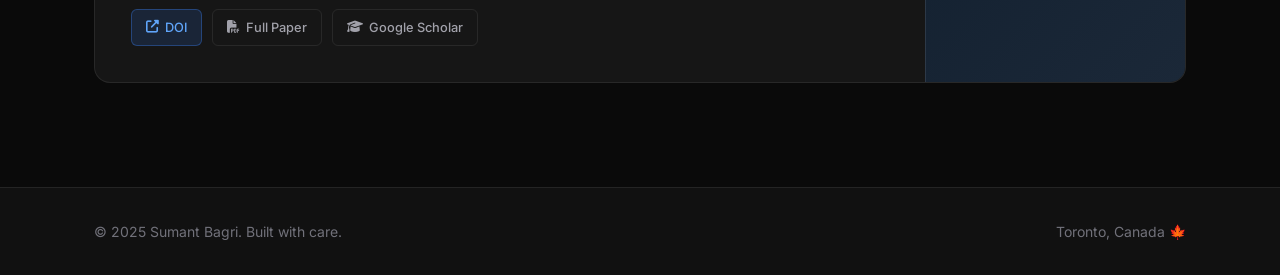
<file: publications.html>
<!DOCTYPE html>
<html lang="en">
<head>
    <meta charset="UTF-8" />
    <meta name="viewport" content="width=device-width, initial-scale=1.0" />
    <title>Publications — Sumant Bagri</title>
    <meta name="description" content="Research publications by Sumant Bagri in manufacturing, machine learning, and micro-milling." />
    <link rel="preconnect" href="https://fonts.googleapis.com" />
    <link rel="preconnect" href="https://fonts.gstatic.com" crossorigin />
    <link href="https://fonts.googleapis.com/css2?family=Inter:wght@400;500;600;700;800&family=JetBrains+Mono:wght@400;500&display=swap" rel="stylesheet" />
    <link rel="stylesheet" href="https://cdnjs.cloudflare.com/ajax/libs/font-awesome/6.5.0/css/all.min.css" />
    <link rel="stylesheet" href="css/style.css" />
    <link rel="icon" type="image/x-icon" href="assets/favicon.ico" />
</head>
<body>

<!-- NAVBAR -->
<nav class="navbar">
    <div class="nav-inner">
        <a href="index.html" class="nav-logo">
            <div class="logo-mark">SB</div>
            Sumant Bagri
        </a>
        <div class="nav-links">
            <a href="index.html">Home</a>
            <a href="career.html">Career</a>
            <a href="projects.html">Projects</a>
            <a href="publications.html" class="active">Publications</a>
            <a href="rant.html">Rant</a>
            <a href="resume.html" class="nav-cta">Resume</a>
        </div>
        <div class="nav-toggle" aria-label="Toggle navigation">
            <span></span><span></span><span></span>
        </div>
    </div>
</nav>

<!-- PAGE HERO -->
<div class="page-hero">
    <div class="container">
        <p class="eyebrow">Research</p>
        <h1>Publications</h1>
        <p>
            Peer-reviewed journal publications in applied machine learning for manufacturing intelligence —
            specifically neural network–based tool condition monitoring and remaining useful life prediction
            in micro-milling processes.
        </p>
    </div>
</div>

<!-- PUBLICATIONS -->
<main class="section">
    <div class="container">

        <!-- ── PUBLICATION 1 ── -->
        <article class="pub-card fade-up">
            <div class="pub-card-inner">
                <div class="pub-content">
                    <div class="pub-journal-badge">
                        <i class="fas fa-book-open"></i> Journal of Manufacturing Processes
                    </div>
                    <h2 class="pub-title">
                        Tool Wear and Remaining Useful Life Prediction in Micro-Milling
                        Along Complex Tool Paths Using Neural Networks
                    </h2>
                    <p class="pub-authors">
                        <span class="self">Sumant Bagri</span>,
                        Ashish Manwar, Alwin Varghese, Soham Mujumdar, Suhas S. Joshi
                    </p>
                    <p class="pub-meta">
                        <span><i class="fas fa-journal-whills"></i> Vol. 71, pp. 679–698, Springer</span>
                        <span><i class="far fa-calendar-alt"></i> November 1, 2021</span>
                        <span><i class="fas fa-fingerprint"></i> DOI: 10.1016/j.jmapro.2021.09.055</span>
                    </p>
                    <details class="pub-abstract-section" open>
                        <summary class="pub-abstract-toggle">
                            <i class="fas fa-align-left" style="margin-right: 6px; font-size: 0.7rem;"></i> Abstract
                        </summary>
                        <p class="pub-abstract-text">
                            Conventional tool wear research in micro-milling had been limited to straight tool paths,
                            yet industrial applications frequently demand machining along complex geometries where tool
                            failure risk increases significantly. This paper addresses that gap by developing a
                            data-driven framework — using force, acceleration, and vibration velocity signals captured
                            via a triaxial Kistler dynamometer, accelerometer, and laser vibrometer — to predict tool
                            wear state and remaining useful life under varying tool path radii in micro-end-milling.
                            Tool wear was classified into three regions based on defined criteria, and intermediate
                            optical images of the tool face were captured alongside static radial tool runout
                            measurements. The models — encompassing ANNs and Deep Belief Networks — achieved
                            <strong>93–99% accuracy for RUL prediction</strong>, establishing one of the first
                            validated frameworks for TCM under industrially realistic complex-path micro-milling conditions.
                        </p>
                    </details>
                    <div class="pub-keywords">
                        <span class="pub-keyword">Remaining Useful Life (RUL)</span>
                        <span class="pub-keyword">Micro-Milling</span>
                        <span class="pub-keyword">Tool Condition Monitoring (TCM)</span>
                        <span class="pub-keyword">Deep Belief Networks (DBN)</span>
                        <span class="pub-keyword">Artificial Neural Networks (ANN)</span>
                        <span class="pub-keyword">Complex Tool Paths</span>
                    </div>
                    <div class="pub-links">
                        <a href="https://doi.org/10.1016/j.jmapro.2021.09.055" target="_blank" rel="noopener" class="pub-link doi">
                            <i class="fas fa-external-link-alt"></i> DOI
                        </a>
                        <a href="https://doi.org/10.1016/j.jmapro.2021.09.055" target="_blank" rel="noopener" class="pub-link">
                            <i class="fas fa-file-pdf"></i> Full Paper
                        </a>
                        <a href="https://scholar.google.com/scholar?q=Tool+Wear+Remaining+Useful+Life+Micro-Milling+Complex+Tool+Paths+Neural+Networks+Bagri" target="_blank" rel="noopener" class="pub-link">
                            <i class="fas fa-graduation-cap"></i> Google Scholar
                        </a>
                    </div>
                </div>
                <div class="pub-visual pv-pub1">
                    <svg viewBox="0 0 260 260" width="180" height="180" xmlns="http://www.w3.org/2000/svg">
                        <defs>
                            <radialGradient id="pg1" cx="50%" cy="50%" r="50%">
                                <stop offset="0%" style="stop-color:#6366f1;stop-opacity:0.3"/>
                                <stop offset="100%" style="stop-color:#0f0f2e;stop-opacity:0"/>
                            </radialGradient>
                        </defs>
                        <circle cx="130" cy="130" r="110" fill="url(#pg1)"/>
                        <!-- Tool wear curve -->
                        <polyline points="20,220 50,215 80,210 100,200 115,185 125,165 135,140 148,110 162,80 175,60 190,50 210,45 240,42" fill="none" stroke="rgba(99,102,241,0.7)" stroke-width="2" stroke-linecap="round"/>
                        <!-- Wear regions -->
                        <line x1="100" y1="30" x2="100" y2="230" stroke="rgba(99,102,241,0.2)" stroke-width="1" stroke-dasharray="4,3"/>
                        <line x1="160" y1="30" x2="160" y2="230" stroke="rgba(99,102,241,0.2)" stroke-width="1" stroke-dasharray="4,3"/>
                        <text x="58" y="240" text-anchor="middle" font-family="JetBrains Mono, monospace" font-size="7" fill="rgba(139,92,246,0.6)">Region I</text>
                        <text x="128" y="240" text-anchor="middle" font-family="JetBrains Mono, monospace" font-size="7" fill="rgba(139,92,246,0.6)">Region II</text>
                        <text x="200" y="240" text-anchor="middle" font-family="JetBrains Mono, monospace" font-size="7" fill="rgba(139,92,246,0.6)">Region III</text>
                        <!-- Axes -->
                        <line x1="20" y1="230" x2="245" y2="230" stroke="rgba(255,255,255,0.2)" stroke-width="1"/>
                        <line x1="20" y1="230" x2="20" y2="25" stroke="rgba(255,255,255,0.2)" stroke-width="1"/>
                        <!-- Axis labels -->
                        <text x="130" y="258" text-anchor="middle" font-family="JetBrains Mono, monospace" font-size="7" fill="rgba(255,255,255,0.35)">Cutting Length</text>
                        <text x="8" y="130" text-anchor="middle" font-family="JetBrains Mono, monospace" font-size="7" fill="rgba(255,255,255,0.35)" transform="rotate(-90, 8, 130)">Tool Wear (μm)</text>
                        <!-- DBN accuracy badge -->
                        <rect x="155" y="90" width="80" height="28" rx="5" fill="rgba(16,185,129,0.15)" stroke="rgba(16,185,129,0.4)" stroke-width="1"/>
                        <text x="195" y="108" text-anchor="middle" font-family="Inter, sans-serif" font-size="9" font-weight="700" fill="rgba(52,211,153,0.9)">93–99% acc.</text>
                    </svg>
                    <p style="font-size: 0.7rem; color: var(--text-3); margin-top: 12px; text-align: center; font-family: var(--font-mono);">Tool Wear Curve</p>
                </div>
            </div>
        </article>

        <!-- ── PUBLICATION 2 ── -->
        <article class="pub-card fade-up">
            <div class="pub-card-inner">
                <div class="pub-content">
                    <div class="pub-journal-badge">
                        <i class="fas fa-book-open"></i> Journal of Intelligent Manufacturing
                    </div>
                    <h2 class="pub-title">
                        Online Tool Condition Monitoring in Micromilling Using LSTM
                    </h2>
                    <p class="pub-authors">
                        Ashish Manwar, Alwin Varghese,
                        <span class="self">Sumant Bagri</span>,
                        Suhas S. Joshi
                    </p>
                    <p class="pub-meta">
                        <span><i class="fas fa-journal-whills"></i> Vol. 36, No. 2, pp. 935–955, Springer</span>
                        <span><i class="far fa-calendar-alt"></i> December 21, 2023</span>
                        <span><i class="fas fa-fingerprint"></i> DOI: 10.1007/s10845-023-02273-3</span>
                    </p>
                    <details class="pub-abstract-section" open>
                        <summary class="pub-abstract-toggle">
                            <i class="fas fa-align-left" style="margin-right: 6px; font-size: 0.7rem;"></i> Abstract
                        </summary>
                        <p class="pub-abstract-text">
                            This work proposes a novel approach for high-precision online tool condition monitoring in
                            micro-milling using cutting force signals, correlating dominant frequency variations with tool
                            condition across the complete tool life cycle, and validating the approach across both straight
                            and circular tool paths. LSTM networks were employed to model dominant frequency variations in
                            micro-milling, enabling <strong>high-precision online monitoring without interrupting the
                            machining process</strong>. The paper extends the prior work on complex tool paths by focusing
                            on real-time, continuous monitoring — a critical requirement for Industry 4.0-compliant smart
                            manufacturing systems targeting micro-mold and die production applications.
                        </p>
                    </details>
                    <div class="pub-keywords">
                        <span class="pub-keyword">LSTM</span>
                        <span class="pub-keyword">Online Tool Condition Monitoring</span>
                        <span class="pub-keyword">Micro-Milling</span>
                        <span class="pub-keyword">Cutting Force Signals</span>
                        <span class="pub-keyword">Time-Series Deep Learning</span>
                        <span class="pub-keyword">Industry 4.0</span>
                        <span class="pub-keyword">Smart Manufacturing</span>
                    </div>
                    <div class="pub-links">
                        <a href="https://doi.org/10.1007/s10845-023-02273-3" target="_blank" rel="noopener" class="pub-link doi">
                            <i class="fas fa-external-link-alt"></i> DOI
                        </a>
                        <a href="https://doi.org/10.1007/s10845-023-02273-3" target="_blank" rel="noopener" class="pub-link">
                            <i class="fas fa-file-pdf"></i> Full Paper
                        </a>
                        <a href="https://scholar.google.com/scholar?q=Online+Tool+Condition+Monitoring+Micromilling+LSTM+Manwar+Bagri" target="_blank" rel="noopener" class="pub-link">
                            <i class="fas fa-graduation-cap"></i> Google Scholar
                        </a>
                    </div>
                </div>
                <div class="pub-visual pv-pub2">
                    <svg viewBox="0 0 260 260" width="180" height="180" xmlns="http://www.w3.org/2000/svg">
                        <defs>
                            <radialGradient id="pg2" cx="50%" cy="50%" r="50%">
                                <stop offset="0%" style="stop-color:#06b6d4;stop-opacity:0.25"/>
                                <stop offset="100%" style="stop-color:#0d1b2a;stop-opacity:0"/>
                            </radialGradient>
                        </defs>
                        <circle cx="130" cy="130" r="110" fill="url(#pg2)"/>
                        <!-- Time series signal (cutting force) -->
                        <polyline points="20,130 35,120 45,140 58,115 70,145 82,118 92,135 102,112 112,148 122,108 132,142 142,105 152,145 162,100 170,140 180,110 190,135 200,118 212,128 225,125 240,130" fill="none" stroke="rgba(6,182,212,0.7)" stroke-width="1.8" stroke-linecap="round" stroke-linejoin="round"/>
                        <!-- LSTM cell illustration -->
                        <rect x="85" y="160" width="90" height="60" rx="8" fill="rgba(6,182,212,0.1)" stroke="rgba(6,182,212,0.4)" stroke-width="1"/>
                        <!-- Gates -->
                        <circle cx="105" cy="185" r="8" fill="rgba(6,182,212,0.2)" stroke="rgba(6,182,212,0.5)" stroke-width="1"/>
                        <circle cx="130" cy="185" r="8" fill="rgba(6,182,212,0.2)" stroke="rgba(6,182,212,0.5)" stroke-width="1"/>
                        <circle cx="155" cy="185" r="8" fill="rgba(6,182,212,0.2)" stroke="rgba(6,182,212,0.5)" stroke-width="1"/>
                        <text x="105" y="188.5" text-anchor="middle" font-family="JetBrains Mono, monospace" font-size="7" fill="rgba(103,232,249,0.8)">σ</text>
                        <text x="130" y="188.5" text-anchor="middle" font-family="JetBrains Mono, monospace" font-size="7" fill="rgba(103,232,249,0.8)">σ</text>
                        <text x="155" y="188.5" text-anchor="middle" font-family="JetBrains Mono, monospace" font-size="7" fill="rgba(103,232,249,0.8)">σ</text>
                        <text x="130" y="208" text-anchor="middle" font-family="Inter, sans-serif" font-size="8" font-weight="600" fill="rgba(103,232,249,0.7)">LSTM Cell</text>
                        <!-- Frequency markers -->
                        <line x1="20" y1="100" x2="240" y2="100" stroke="rgba(6,182,212,0.1)" stroke-width="1" stroke-dasharray="3,3"/>
                        <line x1="20" y1="155" x2="240" y2="155" stroke="rgba(6,182,212,0.1)" stroke-width="1" stroke-dasharray="3,3"/>
                        <!-- Axes -->
                        <line x1="20" y1="155" x2="240" y2="155" stroke="rgba(255,255,255,0.15)" stroke-width="0.5"/>
                        <text x="130" y="152" text-anchor="middle" font-family="JetBrains Mono, monospace" font-size="7" fill="rgba(255,255,255,0.3)">Cutting Force Signal</text>
                    </svg>
                    <p style="font-size: 0.7rem; color: var(--text-3); margin-top: 12px; text-align: center; font-family: var(--font-mono);">LSTM Time-Series</p>
                </div>
            </div>
        </article>

    </div>
</main>

<!-- FOOTER -->
<footer>
    <div class="footer-inner">
        <p>© 2025 Sumant Bagri. Built with care.</p>
        <p>Toronto, Canada 🍁</p>
    </div>
</footer>

<script src="js/main.js"></script>
</body>
</html>
</file>
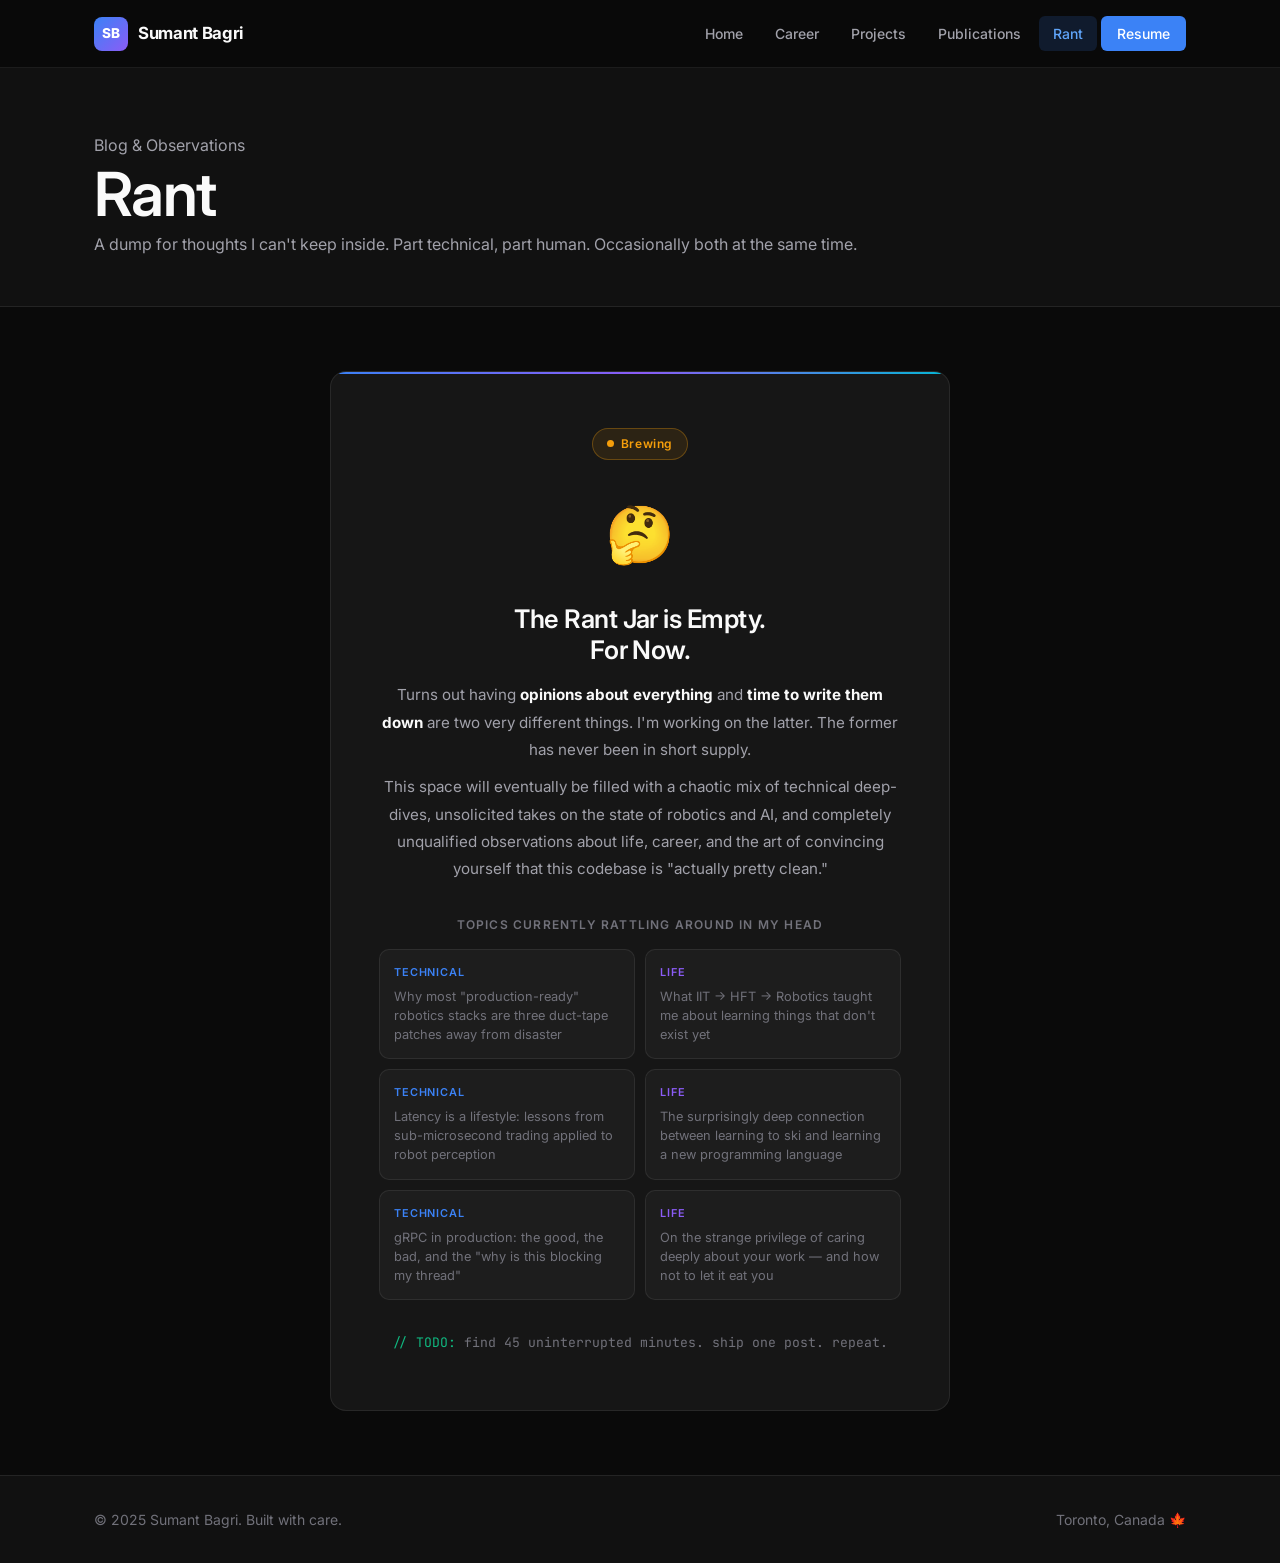
<file: rant.html>
<!DOCTYPE html>
<html lang="en">
<head>
    <meta charset="UTF-8" />
    <meta name="viewport" content="width=device-width, initial-scale=1.0" />
    <title>Rant — Sumant Bagri</title>
    <meta name="description" content="Technical blog posts and life observations by Sumant Bagri." />
    <link rel="preconnect" href="https://fonts.googleapis.com" />
    <link rel="preconnect" href="https://fonts.gstatic.com" crossorigin />
    <link href="https://fonts.googleapis.com/css2?family=Inter:wght@400;500;600;700;800&family=JetBrains+Mono:wght@400;500&display=swap" rel="stylesheet" />
    <link rel="stylesheet" href="https://cdnjs.cloudflare.com/ajax/libs/font-awesome/6.5.0/css/all.min.css" />
    <link rel="stylesheet" href="css/style.css" />
    <link rel="icon" type="image/x-icon" href="assets/favicon.ico" />
    <style>
        .rant-page-wrap {
            min-height: calc(100vh - var(--nav-h) - 80px);
            padding-top: var(--nav-h);
            display: flex;
            flex-direction: column;
        }
        .rant-page-hero {
            padding: 64px 0 48px;
            background: var(--surface);
            border-bottom: 1px solid var(--border);
        }
        .rant-main {
            flex: 1;
            display: flex;
            align-items: center;
            justify-content: center;
            padding: 64px 24px;
        }
        .rant-empty-card {
            max-width: 620px;
            width: 100%;
            background: var(--card);
            border: 1px solid var(--border);
            border-radius: var(--radius-lg);
            padding: 56px 48px;
            text-align: center;
            position: relative;
            overflow: hidden;
        }
        .rant-empty-card::before {
            content: '';
            position: absolute;
            top: 0; left: 0; right: 0;
            height: 2px;
            background: linear-gradient(90deg, var(--blue), var(--violet), var(--cyan));
        }
        .rant-status-dot {
            display: inline-flex;
            align-items: center;
            gap: 7px;
            padding: 5px 14px;
            border-radius: 20px;
            background: rgba(245,158,11,0.1);
            border: 1px solid rgba(245,158,11,0.3);
            font-size: 0.75rem;
            font-weight: 600;
            color: var(--amber);
            letter-spacing: 0.05em;
            margin-bottom: 28px;
        }
        .rant-status-dot::before {
            content: '';
            width: 7px; height: 7px;
            border-radius: 50%;
            background: var(--amber);
            animation: pulse-amber 2s ease-in-out infinite;
        }
        @keyframes pulse-amber {
            0%, 100% { opacity: 1; transform: scale(1); }
            50% { opacity: 0.5; transform: scale(0.8); }
        }
        .rant-empty-card .big-icon { font-size: 3.5rem; margin-bottom: 24px; }
        .rant-empty-card h2 { font-size: 1.6rem; color: var(--text); margin-bottom: 16px; }
        .rant-empty-card .desc {
            font-size: 0.95rem;
            color: var(--text-2);
            line-height: 1.8;
            margin-bottom: 10px;
        }
        .rant-empty-card .desc strong { color: var(--text); }
        .ideas-title {
            font-size: 0.75rem;
            font-weight: 600;
            text-transform: uppercase;
            letter-spacing: 0.1em;
            color: var(--text-3);
            margin-top: 32px;
            margin-bottom: 14px;
        }
        .idea-grid {
            display: grid;
            grid-template-columns: 1fr 1fr;
            gap: 10px;
            text-align: left;
        }
        .idea-card {
            padding: 14px;
            background: rgba(255,255,255,0.03);
            border: 1px solid var(--border);
            border-radius: var(--radius);
            transition: border-color var(--transition);
        }
        .idea-card:hover { border-color: var(--border-accent); }
        .idea-card .idea-tag {
            font-size: 0.68rem;
            font-weight: 600;
            text-transform: uppercase;
            letter-spacing: 0.08em;
            margin-bottom: 5px;
        }
        .idea-card .idea-tag.tech { color: var(--blue); }
        .idea-card .idea-tag.life { color: var(--violet); }
        .idea-card p {
            font-size: 0.8rem;
            color: var(--text-3);
            line-height: 1.5;
        }
        .rant-coming-soon {
            margin-top: 32px;
            font-size: 0.82rem;
            color: var(--text-3);
            font-family: var(--font-mono);
        }
        .rant-coming-soon span { color: var(--emerald); }
    </style>
</head>
<body>

<!-- NAVBAR -->
<nav class="navbar">
    <div class="nav-inner">
        <a href="index.html" class="nav-logo">
            <div class="logo-mark">SB</div>
            Sumant Bagri
        </a>
        <div class="nav-links">
            <a href="index.html">Home</a>
            <a href="career.html">Career</a>
            <a href="projects.html">Projects</a>
            <a href="publications.html">Publications</a>
            <a href="rant.html" class="active">Rant</a>
            <a href="resume.html" class="nav-cta">Resume</a>
        </div>
        <div class="nav-toggle" aria-label="Toggle navigation">
            <span></span><span></span><span></span>
        </div>
    </div>
</nav>

<div class="rant-page-wrap">
    <!-- PAGE HERO -->
    <div class="rant-page-hero">
        <div class="container">
            <p class="eyebrow">Blog & Observations</p>
            <h1>Rant</h1>
            <p>
                A dump for thoughts I can't keep inside. Part technical, part human.
                Occasionally both at the same time.
            </p>
        </div>
    </div>

    <!-- EMPTY STATE -->
    <div class="rant-main">
        <div class="rant-empty-card">
            <div class="rant-status-dot">Brewing</div>

            <div class="big-icon">🤔</div>

            <h2>The Rant Jar is Empty.<br />For Now.</h2>

            <p class="desc">
                Turns out having <strong>opinions about everything</strong> and
                <strong>time to write them down</strong> are two very different things.
                I'm working on the latter. The former has never been in short supply.
            </p>
            <p class="desc">
                This space will eventually be filled with a chaotic mix of technical deep-dives,
                unsolicited takes on the state of robotics and AI, and completely unqualified
                observations about life, career, and the art of convincing yourself that
                this codebase is "actually pretty clean."
            </p>

            <div class="ideas-title">Topics currently rattling around in my head</div>
            <div class="idea-grid">
                <div class="idea-card">
                    <div class="idea-tag tech">Technical</div>
                    <p>Why most "production-ready" robotics stacks are three duct-tape patches away from disaster</p>
                </div>
                <div class="idea-card">
                    <div class="idea-tag life">Life</div>
                    <p>What IIT → HFT → Robotics taught me about learning things that don't exist yet</p>
                </div>
                <div class="idea-card">
                    <div class="idea-tag tech">Technical</div>
                    <p>Latency is a lifestyle: lessons from sub-microsecond trading applied to robot perception</p>
                </div>
                <div class="idea-card">
                    <div class="idea-tag life">Life</div>
                    <p>The surprisingly deep connection between learning to ski and learning a new programming language</p>
                </div>
                <div class="idea-card">
                    <div class="idea-tag tech">Technical</div>
                    <p>gRPC in production: the good, the bad, and the "why is this blocking my thread"</p>
                </div>
                <div class="idea-card">
                    <div class="idea-tag life">Life</div>
                    <p>On the strange privilege of caring deeply about your work — and how not to let it eat you</p>
                </div>
            </div>

            <p class="rant-coming-soon">
                <span>// TODO:</span> find 45 uninterrupted minutes. ship one post. repeat.
            </p>
        </div>
    </div>
</div>

<!-- FOOTER -->
<footer>
    <div class="footer-inner">
        <p>© 2025 Sumant Bagri. Built with care.</p>
        <p>Toronto, Canada 🍁</p>
    </div>
</footer>

<script src="js/main.js"></script>
</body>
</html>
</file>
<file: css/style.css>
/* =========================================================
   SUMANT BAGRI — Personal Website Stylesheet
   ========================================================= */

/* === 1. VARIABLES & RESET === */
:root {
    --bg: #0a0a0a;
    --surface: #111111;
    --card: #161616;
    --card-hover: #1c1c1c;
    --border: rgba(255, 255, 255, 0.08);
    --border-accent: rgba(59, 130, 246, 0.35);

    --blue: #3b82f6;
    --blue-light: #60a5fa;
    --blue-glow: rgba(59, 130, 246, 0.15);
    --violet: #8b5cf6;
    --violet-light: #a78bfa;
    --cyan: #06b6d4;
    --cyan-light: #22d3ee;
    --emerald: #10b981;
    --emerald-light: #34d399;
    --amber: #f59e0b;

    --text: #fafafa;
    --text-2: #a1a1aa;
    --text-3: #71717a;

    --font: 'Inter', -apple-system, BlinkMacSystemFont, 'Segoe UI', sans-serif;
    --font-mono: 'JetBrains Mono', 'Fira Code', 'Consolas', monospace;

    --nav-h: 68px;
    --radius: 10px;
    --radius-lg: 16px;
    --max-w: 1140px;
    --ease: cubic-bezier(0.4, 0, 0.2, 1);
    --transition: 0.25s cubic-bezier(0.4, 0, 0.2, 1);
}

*, *::before, *::after { box-sizing: border-box; margin: 0; padding: 0; }

html { scroll-behavior: smooth; font-size: 16px; }

body {
    font-family: var(--font);
    background: var(--bg);
    color: var(--text);
    line-height: 1.65;
    overflow-x: hidden;
    -webkit-font-smoothing: antialiased;
}

::-webkit-scrollbar { width: 5px; }
::-webkit-scrollbar-track { background: var(--bg); }
::-webkit-scrollbar-thumb { background: var(--blue); border-radius: 3px; }

img { max-width: 100%; display: block; }
a { color: inherit; text-decoration: none; }
ul { list-style: none; }

/* === 2. TYPOGRAPHY === */
h1, h2, h3, h4, h5 { line-height: 1.2; font-weight: 600; letter-spacing: -0.02em; }
h1 { font-size: clamp(2.4rem, 5vw, 3.8rem); }
h2 { font-size: clamp(1.8rem, 3vw, 2.4rem); }
h3 { font-size: clamp(1.2rem, 2vw, 1.5rem); }
h4 { font-size: 1.1rem; font-weight: 600; }
p { color: var(--text-2); }

.gradient-text {
    background: linear-gradient(135deg, var(--blue-light), var(--cyan-light), var(--violet-light));
    -webkit-background-clip: text;
    -webkit-text-fill-color: transparent;
    background-clip: text;
}

/* === 3. LAYOUT UTILITIES === */
.container { max-width: var(--max-w); margin: 0 auto; padding: 0 24px; }

.section { padding: 72px 0; }

.section-header { margin-bottom: 56px; }
.section-header .eyebrow {
    font-size: 0.75rem;
    font-weight: 600;
    letter-spacing: 0.12em;
    text-transform: uppercase;
    color: var(--blue);
    margin-bottom: 10px;
}
.section-header h2 { color: var(--text); margin-bottom: 12px; }
.section-header p { max-width: 560px; }
.section-divider {
    display: block;
    width: 48px;
    height: 3px;
    background: linear-gradient(90deg, var(--blue), var(--cyan));
    border-radius: 2px;
    margin-top: 16px;
}

/* === 4. NAVBAR === */
.navbar {
    position: fixed;
    top: 0; left: 0; right: 0;
    height: var(--nav-h);
    z-index: 1000;
    background: rgba(10, 10, 10, 0.85);
    backdrop-filter: blur(16px);
    -webkit-backdrop-filter: blur(16px);
    border-bottom: 1px solid var(--border);
    transition: background var(--transition);
}
.navbar.scrolled { background: rgba(10, 10, 10, 0.96); }
.nav-inner {
    max-width: var(--max-w);
    margin: 0 auto;
    padding: 0 24px;
    height: 100%;
    display: flex;
    align-items: center;
    justify-content: space-between;
}
.nav-logo {
    display: flex;
    align-items: center;
    gap: 10px;
    font-weight: 700;
    font-size: 1.05rem;
    letter-spacing: -0.02em;
    color: var(--text);
    transition: opacity var(--transition);
}
.nav-logo:hover { opacity: 0.85; }
.logo-mark {
    width: 34px; height: 34px;
    background: linear-gradient(135deg, var(--blue), var(--violet));
    border-radius: 8px;
    display: flex; align-items: center; justify-content: center;
    font-size: 0.85rem; font-weight: 800; color: #fff;
}
.nav-links {
    display: flex;
    align-items: center;
    gap: 4px;
}
.nav-links a {
    padding: 6px 14px;
    border-radius: 6px;
    font-size: 0.875rem;
    font-weight: 500;
    color: var(--text-2);
    transition: all var(--transition);
}
.nav-links a:hover { color: var(--text); background: rgba(255,255,255,0.06); }
.nav-links a.active { color: var(--blue-light); background: var(--blue-glow); }
.nav-cta {
    background: var(--blue) !important;
    color: #fff !important;
    padding: 6px 16px !important;
}
.nav-cta:hover { background: var(--blue-light) !important; }

.nav-toggle { display: none; flex-direction: column; gap: 5px; cursor: pointer; }
.nav-toggle span {
    display: block; width: 22px; height: 2px;
    background: var(--text-2); border-radius: 2px;
    transition: all var(--transition);
}

/* === 5. HERO SECTION === */
.hero {
    min-height: 100vh;
    display: flex;
    align-items: center;
    padding-top: var(--nav-h);
    position: relative;
    overflow: hidden;
}
.hero::before {
    content: '';
    position: absolute;
    inset: 0;
    background:
        radial-gradient(ellipse 60% 50% at 70% 40%, rgba(59,130,246,0.08) 0%, transparent 70%),
        radial-gradient(ellipse 40% 30% at 20% 70%, rgba(139,92,246,0.06) 0%, transparent 60%);
    pointer-events: none;
}
.hero-grid {
    background-image:
        linear-gradient(rgba(59,130,246,0.025) 1px, transparent 1px),
        linear-gradient(90deg, rgba(59,130,246,0.025) 1px, transparent 1px);
    background-size: 48px 48px;
    position: absolute;
    inset: 0;
    pointer-events: none;
}
.hero-inner {
    display: grid;
    grid-template-columns: 1fr 500px;
    gap: 32px;
    align-items: center;
    width: 100%;
    max-width: var(--max-w);
    margin: 0 auto;
    padding: 0 24px;
    position: relative;
}
.hero-eyebrow {
    font-size: 0.8rem;
    font-weight: 600;
    letter-spacing: 0.15em;
    text-transform: uppercase;
    color: var(--cyan);
    margin-bottom: 16px;
    display: flex;
    align-items: center;
    gap: 10px;
}
.hero-eyebrow::before {
    content: '';
    display: inline-block;
    width: 24px; height: 1px;
    background: var(--cyan);
}
.hero h1 { margin-bottom: 12px; }
.hero-role {
    font-size: clamp(1.1rem, 2.2vw, 1.4rem);
    font-weight: 400;
    color: var(--text-2);
    margin-bottom: 24px;
}
.hero-description {
    font-size: 1rem;
    color: var(--text-2);
    max-width: 540px;
    margin-bottom: 36px;
    line-height: 1.75;
}
.hero-actions {
    display: flex;
    flex-wrap: wrap;
    gap: 12px;
    margin-bottom: 48px;
}
.btn-primary {
    display: inline-flex;
    align-items: center;
    gap: 8px;
    padding: 11px 24px;
    background: var(--blue);
    color: #fff;
    border-radius: var(--radius);
    font-size: 0.9rem;
    font-weight: 600;
    transition: all var(--transition);
    border: 1px solid transparent;
}
.btn-primary:hover { background: var(--blue-light); transform: translateY(-1px); box-shadow: 0 8px 24px rgba(59,130,246,0.35); }
.btn-secondary {
    display: inline-flex;
    align-items: center;
    gap: 8px;
    padding: 11px 24px;
    background: transparent;
    color: var(--text-2);
    border-radius: var(--radius);
    font-size: 0.9rem;
    font-weight: 600;
    transition: all var(--transition);
    border: 1px solid var(--border);
}
.btn-secondary:hover { color: var(--text); border-color: var(--blue); background: var(--blue-glow); transform: translateY(-1px); }
.hero-social {
    display: flex;
    align-items: center;
    gap: 16px;
}
.hero-social a {
    width: 36px; height: 36px;
    display: flex; align-items: center; justify-content: center;
    border-radius: 8px;
    border: 1px solid var(--border);
    color: var(--text-3);
    font-size: 0.95rem;
    transition: all var(--transition);
}
.hero-social a:hover { color: var(--blue); border-color: var(--blue); background: var(--blue-glow); }

/* Portrait */
.hero-portrait-wrap {
    display: flex;
    justify-content: center;
    align-items: center;
    position: relative;
    width: 500px;
    height: 500px;
    flex-shrink: 0;
    overflow: visible;
}
.portrait-ring {
    width: 320px; height: 320px;
    border-radius: 50%;
    background: linear-gradient(135deg, var(--blue), var(--violet), var(--cyan));
    padding: 3px;
    position: relative;
}
.portrait-ring::before {
    content: '';
    position: absolute;
    inset: -8px;
    border-radius: 50%;
    background: conic-gradient(from 0deg, var(--blue), var(--cyan), var(--violet), var(--blue));
    opacity: 0.25;
    animation: spin 8s linear infinite;
    filter: blur(2px);
}
.portrait-inner {
    width: 100%; height: 100%;
    border-radius: 50%;
    overflow: hidden;
    background: var(--card);
    position: relative;
    z-index: 1;
}
.portrait-inner img {
    width: 100%; height: 100%;
    object-fit: cover;
    object-position: center 80%;
}

/* === 6. ABOUT SECTION === */
.about { background: var(--surface); }
.about-grid {
    display: grid;
    grid-template-columns: 1fr 1fr;
    gap: 48px;
}
.about-card {
    background: var(--card);
    border: 1px solid var(--border);
    border-radius: var(--radius-lg);
    padding: 32px;
    transition: border-color var(--transition);
}
.about-card:hover { border-color: var(--border-accent); }
.about-card p { margin-bottom: 16px; }
.about-card p:last-child { margin-bottom: 0; }
.about-full { grid-column: 1 / -1; }

/* === 7. SKILLS SECTION === */
.skills-grid {
    display: grid;
    grid-template-columns: repeat(auto-fit, minmax(280px, 1fr));
    gap: 24px;
}
.skill-group {
    background: var(--card);
    border: 1px solid var(--border);
    border-radius: var(--radius-lg);
    padding: 28px;
    transition: all var(--transition);
}
.skill-group:hover { border-color: var(--border-accent); transform: translateY(-2px); }
.skill-group-header {
    display: flex;
    align-items: center;
    gap: 10px;
    margin-bottom: 20px;
}
.skill-group-icon {
    width: 36px; height: 36px;
    border-radius: 8px;
    display: flex; align-items: center; justify-content: center;
    font-size: 1rem;
}
.skill-group-icon.blue { background: rgba(59,130,246,0.15); color: var(--blue-light); }
.skill-group-icon.violet { background: rgba(139,92,246,0.15); color: var(--violet-light); }
.skill-group-icon.cyan { background: rgba(6,182,212,0.15); color: var(--cyan-light); }
.skill-group-icon.emerald { background: rgba(16,185,129,0.15); color: var(--emerald-light); }
.skill-group-icon.amber { background: rgba(245,158,11,0.15); color: var(--amber); }
.skill-group-title { font-size: 0.85rem; font-weight: 600; color: var(--text-2); text-transform: uppercase; letter-spacing: 0.08em; }
.skill-tags { display: flex; flex-wrap: wrap; gap: 8px; }
.skill-tag {
    padding: 4px 10px;
    border-radius: 5px;
    font-size: 0.78rem;
    font-weight: 500;
    font-family: var(--font-mono);
    background: rgba(255,255,255,0.05);
    color: var(--text-2);
    border: 1px solid var(--border);
    transition: all var(--transition);
}
.skill-tag:hover { color: var(--blue-light); border-color: var(--border-accent); background: var(--blue-glow); }

/* Soft skills */
.soft-skills-grid {
    display: grid;
    grid-template-columns: repeat(auto-fit, minmax(200px, 1fr));
    gap: 16px;
    margin-top: 24px;
}
.soft-skill-card {
    background: var(--card);
    border: 1px solid var(--border);
    border-radius: var(--radius);
    padding: 20px;
    text-align: center;
    transition: all var(--transition);
}
.soft-skill-card:hover { border-color: var(--border-accent); transform: translateY(-2px); }
.soft-skill-card .icon { font-size: 1.6rem; margin-bottom: 10px; }
.soft-skill-card h4 { font-size: 0.9rem; color: var(--text); margin-bottom: 6px; }
.soft-skill-card p { font-size: 0.8rem; color: var(--text-3); }

/* === 8. VISION SECTION === */
.vision { background: var(--surface); }
.vision-content {
    max-width: 840px;
}
.vision-content p {
    font-size: 1.05rem;
    line-height: 1.85;
    margin-bottom: 20px;
    color: var(--text-2);
}
.vision-highlight {
    border-left: 3px solid var(--blue);
    padding-left: 24px;
    margin: 32px 0;
}
.vision-highlight p {
    font-size: 1.1rem;
    color: var(--text);
    font-style: italic;
}

/* === 9. HOBBIES SECTION === */
.hobbies-grid {
    display: grid;
    grid-template-columns: repeat(auto-fit, minmax(220px, 1fr));
    gap: 20px;
}
.hobby-card {
    background: var(--card);
    border: 1px solid var(--border);
    border-radius: var(--radius-lg);
    padding: 28px 24px;
    transition: all var(--transition);
    text-align: center;
}
.hobby-card:hover { border-color: var(--border-accent); transform: translateY(-4px); box-shadow: 0 12px 32px rgba(0,0,0,0.3); }
.hobby-icon { font-size: 2.4rem; margin-bottom: 14px; }
.hobby-card h3 { font-size: 1rem; color: var(--text); margin-bottom: 8px; }
.hobby-card p { font-size: 0.875rem; color: var(--text-3); line-height: 1.6; }

/* === 10. IMPACT STATEMENT === */
.impact { background: linear-gradient(135deg, rgba(59,130,246,0.05) 0%, rgba(139,92,246,0.05) 100%); }
.impact-card {
    background: var(--card);
    border: 1px solid var(--border-accent);
    border-radius: var(--radius-lg);
    padding: 48px;
    max-width: 800px;
    margin: 0 auto;
    text-align: center;
    position: relative;
    overflow: hidden;
}
.impact-card::before {
    content: '';
    position: absolute;
    top: 0; left: 0; right: 0;
    height: 2px;
    background: linear-gradient(90deg, var(--blue), var(--cyan), var(--violet));
}
.impact-card .quote-mark {
    font-size: 4rem;
    color: var(--blue);
    opacity: 0.3;
    line-height: 1;
    font-family: Georgia, serif;
    margin-bottom: 12px;
}
.impact-card p {
    font-size: 1.05rem;
    line-height: 1.85;
    color: var(--text-2);
}
.impact-card p strong { color: var(--text); }

/* === 11. CONTACT SECTION === */
.contact-grid {
    display: grid;
    grid-template-columns: 1fr 1fr;
    gap: 32px;
    max-width: 800px;
}
.contact-item {
    display: flex;
    align-items: center;
    gap: 16px;
    padding: 20px;
    background: var(--card);
    border: 1px solid var(--border);
    border-radius: var(--radius);
    transition: all var(--transition);
    color: var(--text-2);
}
.contact-item:hover { border-color: var(--border-accent); color: var(--text); }
.contact-icon {
    width: 44px; height: 44px;
    border-radius: 10px;
    background: var(--blue-glow);
    display: flex; align-items: center; justify-content: center;
    font-size: 1.1rem;
    color: var(--blue-light);
    flex-shrink: 0;
}
.contact-info { flex: 1; overflow: hidden; }
.contact-label { font-size: 0.75rem; color: var(--text-3); text-transform: uppercase; letter-spacing: 0.08em; margin-bottom: 3px; }
.contact-value { font-size: 0.9rem; font-weight: 500; color: var(--text); overflow: hidden; text-overflow: ellipsis; white-space: nowrap; }

/* === 12. FOOTER === */
footer {
    background: var(--surface);
    border-top: 1px solid var(--border);
    padding: 32px 0;
}
.footer-inner {
    display: flex;
    align-items: center;
    justify-content: space-between;
    max-width: var(--max-w);
    margin: 0 auto;
    padding: 0 24px;
}
.footer-inner p { font-size: 0.875rem; color: var(--text-3); }

/* ============================================================
   CAREER PAGE
   ============================================================ */
.page-hero {
    padding: calc(var(--nav-h) + 64px) 0 64px;
    background: var(--surface);
    border-bottom: 1px solid var(--border);
}
.page-hero .eyebrow {
    font-size: 0.75rem;
    font-weight: 600;
    letter-spacing: 0.12em;
    text-transform: uppercase;
    color: var(--blue);
    margin-bottom: 10px;
}
.page-hero h1 { color: var(--text); margin-bottom: 12px; }
.page-hero p { max-width: 600px; font-size: 1rem; }

.career-stats {
    display: grid;
    grid-template-columns: repeat(4, 1fr);
    gap: 20px;
    margin-bottom: 64px;
}
.stat-card {
    background: var(--card);
    border: 1px solid var(--border);
    border-radius: var(--radius);
    padding: 24px;
    text-align: center;
    transition: all var(--transition);
}
.stat-card:hover { border-color: var(--border-accent); }
.stat-number {
    font-size: 2.2rem;
    font-weight: 700;
    background: linear-gradient(135deg, var(--blue-light), var(--cyan-light));
    -webkit-background-clip: text;
    -webkit-text-fill-color: transparent;
    background-clip: text;
}
.stat-label { font-size: 0.8rem; color: var(--text-3); text-transform: uppercase; letter-spacing: 0.08em; margin-top: 4px; }

/* Company Card */
.company-block {
    margin-bottom: 48px;
}
.company-header {
    display: flex;
    align-items: center;
    gap: 16px;
    padding: 20px 28px;
    background: var(--card);
    border: 1px solid var(--border);
    border-radius: var(--radius-lg) var(--radius-lg) 0 0;
    border-bottom: 1px solid var(--border-accent);
}
.company-logo {
    width: 48px; height: 48px;
    border-radius: 10px;
    display: flex; align-items: center; justify-content: center;
    font-size: 1.2rem;
    font-weight: 800;
    color: #fff;
    flex-shrink: 0;
    overflow: hidden;
}
.company-logo img {
    width: 100%; height: 100%;
    object-fit: contain;
}
.co-ocado { background: linear-gradient(135deg, #e53e3e, #c53030); }
.co-flow { background: linear-gradient(135deg, #d69e2e, #b7791f); }
.co-disney { background: linear-gradient(135deg, #3182ce, #2c5282); }
.co-focus { background: linear-gradient(135deg, #38a169, #276749); }
.co-ibm { background: linear-gradient(135deg, #3b82f6, #1d4ed8); }

.company-name { font-size: 1.2rem; font-weight: 700; color: var(--text); }
.company-location { font-size: 0.8rem; color: var(--text-3); margin-top: 2px; }
.company-roles {
    border: 1px solid var(--border);
    border-top: none;
    border-radius: 0 0 var(--radius-lg) var(--radius-lg);
    overflow: hidden;
}
.role-entry {
    padding: 28px;
    border-bottom: 1px solid var(--border);
    transition: background var(--transition);
}
.role-entry:last-child { border-bottom: none; }
.role-entry:hover { background: var(--card-hover); }
.role-header {
    display: flex;
    justify-content: space-between;
    align-items: flex-start;
    margin-bottom: 6px;
    flex-wrap: wrap;
    gap: 8px;
}
.role-title { font-size: 1rem; font-weight: 600; color: var(--text); }
.role-period {
    font-size: 0.8rem;
    color: var(--text-3);
    background: rgba(255,255,255,0.05);
    padding: 3px 10px;
    border-radius: 20px;
    font-family: var(--font-mono);
    white-space: nowrap;
}
.role-type { font-size: 0.78rem; color: var(--blue); font-weight: 500; margin-bottom: 16px; }
.role-achievements {
    margin: 16px 0;
}
.role-achievements li {
    position: relative;
    padding-left: 20px;
    margin-bottom: 10px;
    font-size: 0.9rem;
    color: var(--text-2);
    line-height: 1.65;
}
.role-achievements li::before {
    content: '▸';
    color: var(--blue);
    position: absolute;
    left: 0;
    top: 2px;
}
.role-skills { display: flex; flex-wrap: wrap; gap: 6px; margin-top: 16px; }
.role-skill {
    font-size: 0.72rem;
    font-weight: 500;
    font-family: var(--font-mono);
    padding: 3px 8px;
    border-radius: 4px;
    background: var(--blue-glow);
    color: var(--blue-light);
    border: 1px solid rgba(59,130,246,0.2);
}

/* Education */
.edu-grid {
    display: grid;
    grid-template-columns: 1fr 1fr;
    gap: 24px;
    margin-top: 40px;
}
.edu-card {
    background: var(--card);
    border: 1px solid var(--border);
    border-radius: var(--radius-lg);
    padding: 32px;
    transition: all var(--transition);
    position: relative;
    overflow: hidden;
}
.edu-card::before {
    content: '';
    position: absolute;
    top: 0; left: 0; right: 0;
    height: 3px;
    background: linear-gradient(90deg, var(--blue), var(--cyan));
}
.edu-card:hover { border-color: var(--border-accent); transform: translateY(-2px); }
.edu-logo-header { display: flex; align-items: center; gap: 12px; margin-bottom: 8px; }
.edu-logo { width: 40px; height: 40px; object-fit: contain; flex-shrink: 0; }
.edu-logo-header .edu-institution { margin-bottom: 0; }
.edu-institution { font-size: 0.8rem; font-weight: 600; color: var(--blue); text-transform: uppercase; letter-spacing: 0.08em; margin-bottom: 8px; }
.edu-degree { font-size: 1.1rem; font-weight: 700; color: var(--text); margin-bottom: 4px; }
.edu-conc { font-size: 0.85rem; color: var(--cyan); margin-bottom: 16px; }
.edu-meta { display: flex; gap: 16px; flex-wrap: wrap; margin-bottom: 16px; }
.edu-meta-item { font-size: 0.82rem; color: var(--text-3); display: flex; align-items: center; gap: 5px; }
.edu-meta-item strong { color: var(--text-2); }
.edu-gpa {
    display: inline-block;
    padding: 4px 12px;
    background: rgba(16,185,129,0.12);
    color: var(--emerald-light);
    border-radius: 20px;
    font-size: 0.8rem;
    font-weight: 600;
    border: 1px solid rgba(16,185,129,0.25);
    margin-bottom: 16px;
}
.coursework { margin-top: 16px; }
.coursework-title { font-size: 0.78rem; font-weight: 600; color: var(--text-3); text-transform: uppercase; letter-spacing: 0.08em; margin-bottom: 10px; }
.course-tags { display: flex; flex-wrap: wrap; gap: 6px; }
.course-tag {
    font-size: 0.75rem;
    padding: 3px 8px;
    border-radius: 4px;
    background: rgba(255,255,255,0.05);
    color: var(--text-3);
    border: 1px solid var(--border);
}

/* ============================================================
   PROJECTS PAGE
   ============================================================ */
.projects-grid {
    display: grid;
    grid-template-columns: repeat(auto-fit, minmax(520px, 1fr));
    gap: 28px;
}
.project-card {
    background: var(--card);
    border: 1px solid var(--border);
    border-radius: var(--radius-lg);
    overflow: hidden;
    transition: all var(--transition);
    display: flex;
    flex-direction: column;
}
.project-card:hover { border-color: var(--border-accent); transform: translateY(-3px); box-shadow: 0 16px 40px rgba(0,0,0,0.4); }
.project-visual {
    height: 200px;
    position: relative;
    overflow: hidden;
    display: flex;
    align-items: center;
    justify-content: center;
    font-size: 4rem;
}
.pv-diffusion { background: linear-gradient(135deg, #1e1b4b 0%, #312e81 50%, #4c1d95 100%); }
.pv-mri { background: linear-gradient(135deg, #0c1a2e 0%, #0f3460 50%, #1a5276 100%); }
.pv-pathplan { background: linear-gradient(135deg, #064e3b 0%, #065f46 50%, #047857 100%); }
.pv-omnibot { background: linear-gradient(135deg, #422006 0%, #7c2d12 50%, #9a3412 100%); }
.project-visual-text {
    position: absolute;
    bottom: 16px; left: 16px;
    font-size: 0.7rem;
    font-weight: 600;
    letter-spacing: 0.1em;
    text-transform: uppercase;
    color: rgba(255,255,255,0.5);
    font-family: var(--font-mono);
}
.project-body { padding: 28px; flex: 1; display: flex; flex-direction: column; }
.project-title { font-size: 1.15rem; font-weight: 700; color: var(--text); margin-bottom: 8px; }
.project-institution { font-size: 0.78rem; color: var(--text-3); margin-bottom: 12px; display: flex; align-items: center; gap: 5px; }
.project-description { font-size: 0.875rem; color: var(--text-2); line-height: 1.7; margin-bottom: 20px; }
.project-details {
    margin-bottom: 16px;
}
.project-details summary {
    font-size: 0.82rem;
    color: var(--blue);
    cursor: pointer;
    font-weight: 500;
    margin-bottom: 12px;
    user-select: none;
}
.project-details[open] summary { margin-bottom: 12px; }
.project-highlights {
    font-size: 0.82rem;
    color: var(--text-2);
}
.project-highlights li { display: flex; align-items: flex-start; gap: 8px; margin-bottom: 8px; }
.project-highlights li::before { content: '▸'; color: var(--blue); flex-shrink: 0; margin-top: 1px; }
.project-stack { display: flex; flex-wrap: wrap; gap: 6px; margin-bottom: 20px; flex: 1; align-content: flex-start; }
.project-tag {
    font-size: 0.72rem;
    font-family: var(--font-mono);
    padding: 3px 8px;
    border-radius: 4px;
    background: rgba(255,255,255,0.04);
    color: var(--text-3);
    border: 1px solid var(--border);
}
.project-links { display: flex; gap: 10px; flex-wrap: wrap; }
.project-link {
    display: inline-flex;
    align-items: center;
    gap: 6px;
    padding: 7px 14px;
    border-radius: 6px;
    font-size: 0.8rem;
    font-weight: 500;
    transition: all var(--transition);
    border: 1px solid var(--border);
    color: var(--text-2);
}
.project-link:hover { color: var(--text); border-color: var(--blue); background: var(--blue-glow); }
.project-link.primary { background: var(--blue-glow); border-color: rgba(59,130,246,0.35); color: var(--blue-light); }

/* ============================================================
   PUBLICATIONS PAGE
   ============================================================ */
.pub-card {
    background: var(--card);
    border: 1px solid var(--border);
    border-radius: var(--radius-lg);
    overflow: hidden;
    margin-bottom: 32px;
    transition: all var(--transition);
}
.pub-card:hover { border-color: var(--border-accent); }
.pub-card-inner {
    display: grid;
    grid-template-columns: 1fr 260px;
    gap: 0;
}
.pub-content { padding: 36px; }
.pub-journal-badge {
    display: inline-flex;
    align-items: center;
    gap: 6px;
    padding: 4px 12px;
    border-radius: 20px;
    font-size: 0.75rem;
    font-weight: 600;
    text-transform: uppercase;
    letter-spacing: 0.08em;
    background: rgba(16,185,129,0.12);
    color: var(--emerald-light);
    border: 1px solid rgba(16,185,129,0.25);
    margin-bottom: 16px;
}
.pub-title { font-size: 1.2rem; font-weight: 700; color: var(--text); line-height: 1.4; margin-bottom: 12px; }
.pub-authors { font-size: 0.875rem; color: var(--text-2); margin-bottom: 6px; }
.pub-authors .self { color: var(--blue-light); font-weight: 600; }
.pub-meta { font-size: 0.82rem; color: var(--text-3); margin-bottom: 16px; }
.pub-meta span { margin-right: 16px; }
.pub-abstract-section { margin-bottom: 16px; }
.pub-abstract-toggle {
    font-size: 0.82rem;
    color: var(--blue);
    cursor: pointer;
    font-weight: 500;
    user-select: none;
    list-style: none;
    margin-bottom: 10px;
}
.pub-abstract-text { font-size: 0.85rem; color: var(--text-2); line-height: 1.75; margin-top: 10px; }
.pub-keywords { display: flex; flex-wrap: wrap; gap: 6px; margin-bottom: 20px; }
.pub-keyword {
    font-size: 0.72rem;
    font-family: var(--font-mono);
    padding: 3px 8px;
    border-radius: 4px;
    background: rgba(139,92,246,0.1);
    color: var(--violet-light);
    border: 1px solid rgba(139,92,246,0.2);
}
.pub-links { display: flex; gap: 10px; flex-wrap: wrap; }
.pub-link {
    display: inline-flex;
    align-items: center;
    gap: 6px;
    padding: 7px 14px;
    border-radius: 6px;
    font-size: 0.8rem;
    font-weight: 500;
    transition: all var(--transition);
    border: 1px solid var(--border);
    color: var(--text-2);
}
.pub-link:hover { color: var(--text); border-color: var(--blue); background: var(--blue-glow); }
.pub-link.doi { background: var(--blue-glow); border-color: rgba(59,130,246,0.35); color: var(--blue-light); }
.pub-visual {
    border-left: 1px solid var(--border);
    display: flex;
    flex-direction: column;
    align-items: center;
    justify-content: center;
    padding: 24px;
    font-size: 3rem;
    min-height: 260px;
}
.pv-pub1 { background: linear-gradient(135deg, #1a1a2e 0%, #16213e 100%); }
.pv-pub2 { background: linear-gradient(135deg, #0d1b2a 0%, #1b2838 100%); }

/* ============================================================
   RANT PAGE
   ============================================================ */
.rant-empty {
    min-height: 60vh;
    display: flex;
    align-items: center;
    justify-content: center;
    text-align: center;
}
.rant-empty-inner {
    max-width: 560px;
}
.rant-empty-icon { font-size: 4rem; margin-bottom: 24px; }
.rant-empty h2 { color: var(--text); margin-bottom: 16px; }
.rant-empty p { font-size: 0.95rem; color: var(--text-2); line-height: 1.75; margin-bottom: 12px; }
.categories-hint {
    display: flex;
    gap: 10px;
    justify-content: center;
    flex-wrap: wrap;
    margin-top: 24px;
}
.cat-badge {
    padding: 5px 14px;
    border-radius: 20px;
    font-size: 0.78rem;
    font-weight: 500;
    border: 1px solid var(--border);
    color: var(--text-3);
}

/* ============================================================
   RESUME PAGE
   ============================================================ */
.resume-section { min-height: calc(100vh - var(--nav-h)); padding-top: var(--nav-h); display: flex; flex-direction: column; }
.resume-toolbar {
    background: var(--surface);
    border-bottom: 1px solid var(--border);
    padding: 16px 24px;
    display: flex;
    align-items: center;
    justify-content: space-between;
    max-width: var(--max-w);
    margin: 0 auto;
    width: 100%;
}
.resume-title { font-size: 0.9rem; font-weight: 600; color: var(--text); }
.resume-toolbar-actions { display: flex; gap: 10px; }
.resume-container {
    flex: 1;
    max-width: var(--max-w);
    margin: 0 auto;
    width: 100%;
    padding: 24px;
}
.resume-embed-wrap {
    width: 100%;
    height: calc(100vh - 200px);
    border-radius: var(--radius);
    overflow: hidden;
    border: 1px solid var(--border);
    background: #fff;
}
.resume-embed-wrap iframe {
    width: 100%;
    height: 100%;
    border: none;
}
.resume-placeholder {
    width: 100%;
    height: 100%;
    background: linear-gradient(135deg, #1a1a2e 0%, #16213e 100%);
    display: flex;
    align-items: center;
    justify-content: center;
    flex-direction: column;
    gap: 16px;
    text-align: center;
    padding: 40px;
}
.resume-placeholder .icon { font-size: 3rem; }
.resume-placeholder h3 { color: var(--text); }
.resume-placeholder p { color: var(--text-2); max-width: 400px; font-size: 0.9rem; }

/* ============================================================
   ANIMATIONS
   ============================================================ */
@keyframes spin {
    from { transform: rotate(0deg); }
    to { transform: rotate(360deg); }
}
@keyframes fadeInUp {
    from { opacity: 0; transform: translateY(24px); }
    to { opacity: 1; transform: translateY(0); }
}
@keyframes pulse-glow {
    0%, 100% { box-shadow: 0 0 0 0 rgba(59,130,246,0); }
    50% { box-shadow: 0 0 0 8px rgba(59,130,246,0.08); }
}

.fade-up { opacity: 0; transform: translateY(20px); transition: opacity 0.6s var(--ease), transform 0.6s var(--ease); }
.fade-up.visible { opacity: 1; transform: translateY(0); }
.fade-up-delay-1 { transition-delay: 0.1s; }
.fade-up-delay-2 { transition-delay: 0.2s; }
.fade-up-delay-3 { transition-delay: 0.3s; }
.fade-up-delay-4 { transition-delay: 0.4s; }

.hero-text-1 { animation: fadeInUp 0.7s var(--ease) 0.1s both; }
.hero-text-2 { animation: fadeInUp 0.7s var(--ease) 0.25s both; }
.hero-text-3 { animation: fadeInUp 0.7s var(--ease) 0.4s both; }
.hero-text-4 { animation: fadeInUp 0.7s var(--ease) 0.55s both; }
.hero-text-5 { animation: fadeInUp 0.7s var(--ease) 0.7s both; }
.hero-portrait { animation: fadeInUp 0.8s var(--ease) 0.3s both; }

/* ============================================================
   RESPONSIVE
   ============================================================ */
@media (max-width: 1024px) {
    .hero-inner { grid-template-columns: 1fr 320px; gap: 48px; }
    .portrait-ring { width: 280px; height: 280px; }
    .career-stats { grid-template-columns: repeat(2, 1fr); }
    .projects-grid { grid-template-columns: 1fr; }
    .pub-card-inner { grid-template-columns: 1fr; }
    .pub-visual { border-left: none; border-top: 1px solid var(--border); min-height: 140px; }
}
@media (max-width: 768px) {
    :root { --nav-h: 60px; }
    .hero-inner { grid-template-columns: 1fr; gap: 32px; }
    .portrait-ring { width: 220px; height: 220px; }
    .about-grid { grid-template-columns: 1fr; }
    .about-full { grid-column: auto; }
    .edu-grid { grid-template-columns: 1fr; }
    .contact-grid { grid-template-columns: 1fr; }
    .career-stats { grid-template-columns: repeat(2, 1fr); }
    .nav-links { display: none; flex-direction: column; position: absolute; top: 100%; left: 0; right: 0; background: rgba(10,10,10,0.98); padding: 16px; gap: 2px; border-bottom: 1px solid var(--border); }
    .nav-links.open { display: flex; }
    .nav-links a { padding: 10px 16px; }
    .nav-cta { display: none !important; }
    .nav-toggle { display: flex; }
    .impact-card { padding: 32px 24px; }
    .section { padding: 72px 0; }
    .hero { min-height: auto; padding-bottom: 64px; padding-top: calc(var(--nav-h) + 40px); }
}
@media (max-width: 480px) {
    .career-stats { grid-template-columns: repeat(2, 1fr); }
    .hobbies-grid { grid-template-columns: 1fr 1fr; }
    .skills-grid { grid-template-columns: 1fr; }
    .hero-actions { flex-direction: column; }
    .hero-actions .btn-primary, .hero-actions .btn-secondary { width: 100%; justify-content: center; }
}

/* ============================================================
   PORTRAIT NAV WHEEL
   ============================================================ */
.pnav-orbit-svg {
    position: absolute;
    top: 0; left: 0;
    width: 100%; height: 100%;
    pointer-events: none;
    z-index: 2;
}
.portrait-nav {
    position: absolute;
    inset: 0;
    z-index: 3;
    pointer-events: none;
}
.pnav-node {
    position: absolute;
    width: 36px;
    height: 36px;
    pointer-events: all;
    transform: translate(-50%, -50%);
    text-decoration: none;
}
.pnav-dot {
    width: 36px; height: 36px;
    border-radius: 50%;
    background: var(--card);
    border: 1px solid var(--border-accent);
    display: flex; align-items: center; justify-content: center;
    font-size: 0.85rem;
    color: var(--blue-light);
    transition: all var(--transition);
    backdrop-filter: blur(8px);
    -webkit-backdrop-filter: blur(8px);
    position: relative;
    z-index: 1;
}
.pnav-node:hover .pnav-dot {
    background: var(--blue-glow);
    border-color: var(--blue);
    box-shadow: 0 0 18px rgba(59,130,246,0.4);
    color: var(--blue);
    transform: scale(1.15);
}
.pnav-label {
    position: absolute;
    font-size: 0.65rem;
    font-weight: 700;
    letter-spacing: 0.08em;
    text-transform: uppercase;
    color: var(--text-3);
    white-space: nowrap;
    background: rgba(10,10,10,0.7);
    padding: 2px 6px;
    border-radius: 3px;
    border: 1px solid var(--border);
    transition: color var(--transition);
    pointer-events: none;
}
.pnav-node:hover .pnav-label { color: var(--text-2); border-color: var(--border-accent); }
/* Label positions: always toward portrait center (inward) */
.pnav-top    .pnav-label { top: calc(100% + 5px); left: 50%; transform: translateX(-50%); }
.pnav-tr     .pnav-label { top: 50%; right: calc(100% + 8px); transform: translateY(-50%); }
.pnav-br     .pnav-label { bottom: calc(100% + 5px); left: 50%; transform: translateX(-50%); }
.pnav-bl     .pnav-label { bottom: calc(100% + 5px); left: 50%; transform: translateX(-50%); }
.pnav-tl     .pnav-label { top: 50%; left: calc(100% + 8px); transform: translateY(-50%); }

/* ============================================================
   CONDENSED SKILLS LAYOUT (landing page)
   ============================================================ */
.skills-split {
    display: grid;
    grid-template-columns: 1fr 280px;
    gap: 28px;
    align-items: start;
}
.skills-split-heading {
    font-size: 0.72rem;
    font-weight: 700;
    text-transform: uppercase;
    letter-spacing: 0.1em;
    color: var(--text-3);
    margin-bottom: 14px;
    display: flex;
    align-items: center;
    gap: 8px;
}
.skills-split-heading::after {
    content: '';
    flex: 1;
    height: 1px;
    background: var(--border);
}
.skills-grid-compact {
    display: grid;
    grid-template-columns: 1fr 1fr;
    gap: 10px;
}
.skills-grid-compact .skill-group { padding: 16px; }
.skills-grid-compact .skill-group-header { margin-bottom: 12px; }
.skills-grid-compact .skill-group-icon { width: 28px; height: 28px; font-size: 0.75rem; }
.skills-grid-compact .skill-group-title { font-size: 0.72rem; }
.skills-grid-compact .skill-tag { font-size: 0.7rem; padding: 2px 7px; }
.soft-skills-list {
    display: flex;
    flex-direction: column;
    gap: 7px;
}
.soft-skill-row {
    display: flex;
    align-items: center;
    gap: 10px;
    padding: 10px 12px;
    background: var(--card);
    border: 1px solid var(--border);
    border-radius: var(--radius);
    transition: all var(--transition);
}
.soft-skill-row:hover { border-color: var(--border-accent); }
.soft-skill-row .ss-icon { font-size: 1rem; flex-shrink: 0; }
.soft-skill-row .ss-body h4 { font-size: 0.78rem; font-weight: 600; color: var(--text); line-height: 1.2; }
.soft-skill-row .ss-body p { font-size: 0.7rem; color: var(--text-3); margin-top: 1px; line-height: 1.3; }

/* ============================================================
   CONDENSED VISION LAYOUT
   ============================================================ */
.vision-compact {
    display: grid;
    grid-template-columns: 300px 1fr;
    gap: 40px;
    align-items: start;
}
.vision-compact .vision-highlight {
    margin: 0;
    position: sticky;
    top: calc(var(--nav-h) + 20px);
}
.vision-compact .vision-text p { margin-bottom: 16px; font-size: 0.95rem; line-height: 1.8; }
.vision-compact .vision-text p:last-child { margin-bottom: 0; }

/* ============================================================
   CONDENSED HOBBIES
   ============================================================ */
.hobbies-compact {
    display: grid;
    grid-template-columns: repeat(5, 1fr);
    gap: 12px;
}
.hobby-compact-card {
    background: var(--card);
    border: 1px solid var(--border);
    border-radius: var(--radius-lg);
    padding: 20px 14px;
    transition: all var(--transition);
    text-align: center;
}
.hobby-compact-card:hover { border-color: var(--border-accent); transform: translateY(-3px); box-shadow: 0 10px 24px rgba(0,0,0,0.3); }
.hobby-compact-card .hobby-icon { font-size: 1.8rem; margin-bottom: 10px; }
.hobby-compact-card h3 { font-size: 0.82rem; font-weight: 600; color: var(--text); margin-bottom: 6px; line-height: 1.2; }
.hobby-compact-card p { font-size: 0.75rem; color: var(--text-3); line-height: 1.55; }

/* Responsive overrides for new elements */
@media (max-width: 1024px) {
    .skills-split { grid-template-columns: 1fr; }
    .vision-compact { grid-template-columns: 1fr; }
    .vision-compact .vision-highlight { position: static; }
    .hobbies-compact { grid-template-columns: repeat(3, 1fr); }
    .portrait-nav { display: none; }
    .pnav-orbit-svg { display: none; }
    .hero-portrait-wrap { width: 340px; height: 340px; }
    .hero-inner { grid-template-columns: 1fr 340px; }
}
@media (max-width: 768px) {
    .hobbies-compact { grid-template-columns: repeat(2, 1fr); }
    .skills-grid-compact { grid-template-columns: 1fr; }
    .hero-portrait-wrap { order: 1; width: 240px; height: 240px; }
    .portrait-ring { width: 200px; height: 200px; }
}
</file>
